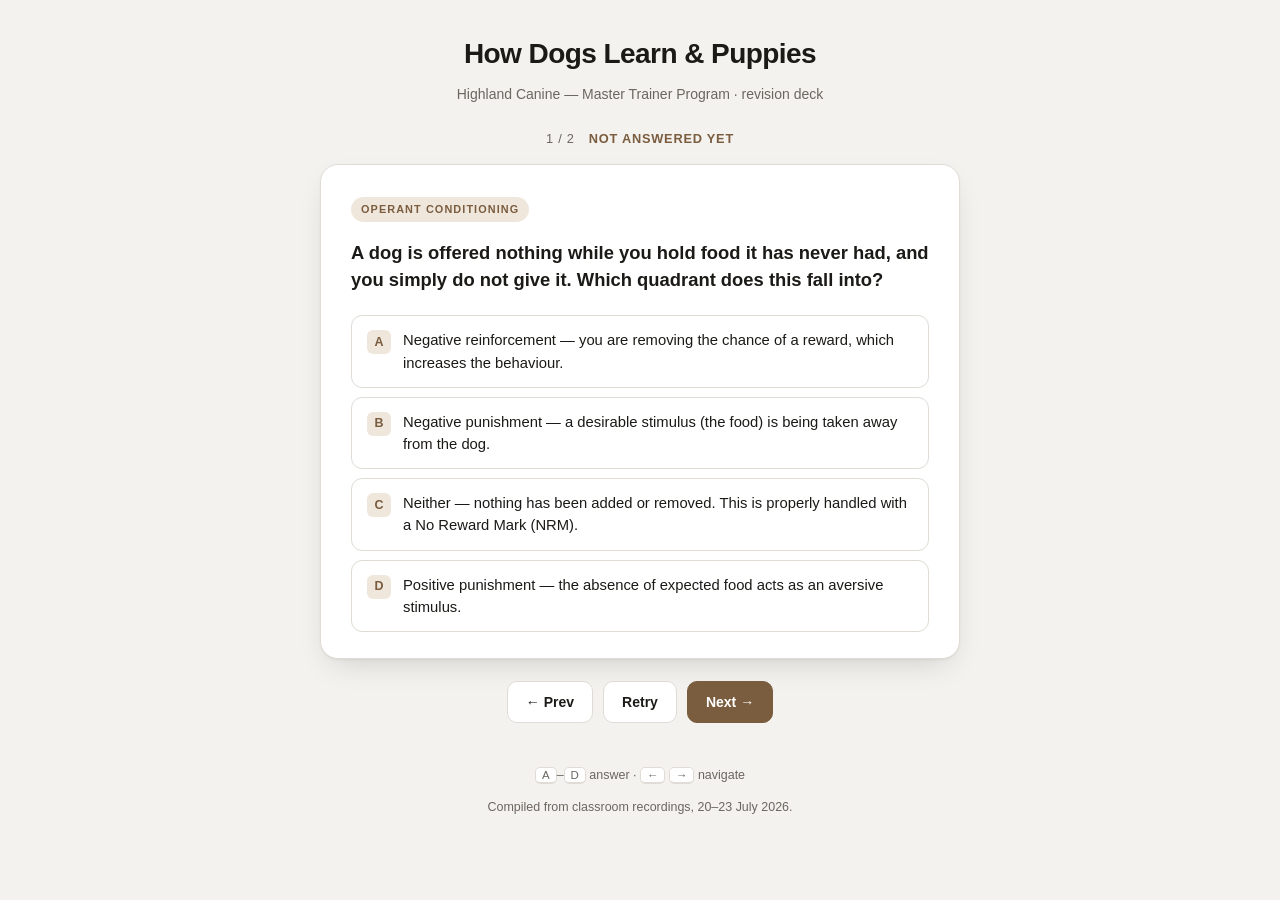
<file: index.html>
<!DOCTYPE html>
<html lang="en">
<head>
<meta charset="utf-8">
<meta name="viewport" content="width=device-width, initial-scale=1">
<title>Highland Canine — Revision Flashcards</title>
<meta name="description" content="Multiple-choice revision flashcards for the Highland Canine Master Trainer Program.">
<style>
  :root {
    --bg: #f4f2ee;
    --surface: #ffffff;
    --ink: #1b1a17;
    --ink-soft: #6b6660;
    --line: #e0dcd5;
    --accent: #7a5c3e;
    --accent-soft: #f0e7dc;
    --ok: #2f7d52;
    --ok-soft: #e4f2e9;
    --no: #b03d3d;
    --no-soft: #f8e7e5;
    --shadow: 0 1px 2px rgba(0,0,0,.05), 0 12px 32px -12px rgba(0,0,0,.18);
  }
  @media (prefers-color-scheme: dark) {
    :root {
      --bg: #16151a;
      --surface: #212027;
      --ink: #f0eee9;
      --ink-soft: #9d978e;
      --line: #33323b;
      --accent: #d0a97c;
      --accent-soft: #2c2831;
      --ok: #6cc48d;
      --ok-soft: #1e3128;
      --no: #e08b86;
      --no-soft: #331f1f;
      --shadow: 0 1px 2px rgba(0,0,0,.3), 0 12px 32px -12px rgba(0,0,0,.6);
    }
  }

  * { box-sizing: border-box; }
  html, body { margin: 0; padding: 0; }
  body {
    background: var(--bg);
    color: var(--ink);
    font: 16px/1.6 ui-sans-serif, -apple-system, "Segoe UI", Roboto, sans-serif;
    min-height: 100vh;
    display: flex;
    flex-direction: column;
    align-items: center;
    padding: 32px 20px 48px;
    -webkit-font-smoothing: antialiased;
  }

  header { text-align: center; margin-bottom: 24px; max-width: 640px; }
  h1 { font-size: clamp(1.35rem, 4vw, 1.75rem); margin: 0 0 6px; letter-spacing: -.02em; font-weight: 650; }
  .sub { color: var(--ink-soft); font-size: .875rem; margin: 0; }

  .meta {
    display: flex; align-items: center; gap: 14px;
    font-size: .8rem; letter-spacing: .06em; text-transform: uppercase;
    color: var(--ink-soft); margin-bottom: 14px; font-variant-numeric: tabular-nums;
  }
  .score { color: var(--accent); font-weight: 600; }

  .card {
    width: min(640px, 100%);
    background: var(--surface);
    border: 1px solid var(--line);
    border-radius: 18px;
    box-shadow: var(--shadow);
    padding: 30px 30px 26px;
  }

  .tag {
    display: inline-block;
    font-size: .68rem; letter-spacing: .1em; text-transform: uppercase;
    color: var(--accent); background: var(--accent-soft);
    padding: 4px 10px; border-radius: 999px; font-weight: 600;
    margin-bottom: 18px;
  }

  .q { font-size: clamp(1rem, 2.4vw, 1.15rem); font-weight: 600; margin: 0 0 22px; line-height: 1.45; }

  /* ---- options ---- */
  .opts { display: flex; flex-direction: column; gap: 9px; }
  .opt {
    display: flex; align-items: flex-start; gap: 12px;
    width: 100%; text-align: left;
    font: inherit; font-size: .925rem; line-height: 1.5;
    color: var(--ink); background: var(--surface);
    border: 1px solid var(--line); border-radius: 11px;
    padding: 13px 15px; cursor: pointer;
    transition: border-color .15s, background .15s, transform .08s;
  }
  .opt:hover:not(:disabled) { border-color: var(--accent); background: var(--accent-soft); }
  .opt:active:not(:disabled) { transform: translateY(1px); }
  .opt:disabled { cursor: default; }

  .letter {
    flex: 0 0 24px; height: 24px;
    display: grid; place-items: center;
    border-radius: 6px;
    background: var(--accent-soft); color: var(--accent);
    font-size: .78rem; font-weight: 700;
    margin-top: 1px;
  }

  .opt.correct { border-color: var(--ok); background: var(--ok-soft); }
  .opt.correct .letter { background: var(--ok); color: var(--surface); }
  .opt.wrong { border-color: var(--no); background: var(--no-soft); }
  .opt.wrong .letter { background: var(--no); color: var(--surface); }
  .opt.muted { opacity: .5; }
  @media (prefers-color-scheme: dark) {
    .opt.correct .letter, .opt.wrong .letter { color: #16151a; }
  }

  .mark { margin-left: auto; font-weight: 700; font-size: .95rem; padding-left: 8px; }
  .opt.correct .mark { color: var(--ok); }
  .opt.wrong .mark { color: var(--no); }

  /* ---- explanation ---- */
  .explain {
    margin-top: 20px; padding-top: 18px;
    border-top: 1px solid var(--line);
    font-size: .9rem;
    display: none;
  }
  .explain.show { display: block; animation: rise .3s ease both; }
  @keyframes rise { from { opacity: 0; transform: translateY(6px); } to { opacity: 1; transform: none; } }
  .verdict { font-weight: 650; margin: 0 0 10px; }
  .verdict.yes { color: var(--ok); }
  .verdict.no { color: var(--no); }
  .explain ul { margin: 0; padding-left: 20px; }
  .explain li { margin-bottom: 8px; }
  .explain li:last-child { margin-bottom: 0; }
  .explain strong { color: var(--accent); }

  /* ---- controls ---- */
  .controls { display: flex; gap: 10px; margin-top: 22px; }
  button.nav {
    font: inherit; font-size: .875rem; font-weight: 550;
    color: var(--ink); background: var(--surface);
    border: 1px solid var(--line); border-radius: 10px;
    padding: 9px 18px; cursor: pointer;
    transition: border-color .15s, transform .08s;
  }
  button.nav:hover { border-color: var(--accent); }
  button.nav:active { transform: translateY(1px); }
  button.nav.primary { background: var(--accent); color: var(--surface); border-color: var(--accent); }
  @media (prefers-color-scheme: dark) { button.nav.primary { color: #16151a; } }

  footer { margin-top: 30px; font-size: .78rem; color: var(--ink-soft); text-align: center; }
  kbd {
    font: inherit; font-size: .72rem;
    background: var(--surface); border: 1px solid var(--line);
    border-bottom-width: 2px; border-radius: 5px; padding: 1px 6px;
  }
  @media (max-width: 480px) {
    .card { padding: 24px 20px 22px; }
    footer .keys { display: none; }
  }
</style>
</head>
<body>

<header>
  <h1>How Dogs Learn &amp; Puppies</h1>
  <p class="sub">Highland Canine — Master Trainer Program · revision deck</p>
</header>

<div class="meta">
  <span><span id="pos">1</span> / <span id="total">2</span></span>
  <span class="score" id="score">0 correct</span>
</div>

<div class="card">
  <span class="tag" id="tag"></span>
  <p class="q" id="question"></p>
  <div class="opts" id="opts"></div>
  <div class="explain" id="explain">
    <p class="verdict" id="verdict"></p>
    <div id="explainBody"></div>
  </div>
</div>

<div class="controls">
  <button class="nav" id="prev">← Prev</button>
  <button class="nav" id="retry">Retry</button>
  <button class="nav primary" id="next">Next →</button>
</div>

<footer>
  <p class="keys"><kbd>A</kbd>–<kbd>D</kbd> answer · <kbd>←</kbd> <kbd>→</kbd> navigate</p>
  <p>Compiled from classroom recordings, 20–23 July 2026.</p>
</footer>

<script>
/* ------------------------------------------------------------------
   To add more questions, append objects to this list. Mark the right
   answer with `correct: true`. That's the only part you need to touch.
   ------------------------------------------------------------------ */
const CARDS = [
  {
    topic: "Operant conditioning",
    q: "A dog is offered nothing while you hold food it has never had, and you simply do not give it. Which quadrant does this fall into?",
    options: [
      { t: "Negative reinforcement — you are removing the chance of a reward, which increases the behaviour." },
      { t: "Negative punishment — a desirable stimulus (the food) is being taken away from the dog." },
      { t: "Neither — nothing has been added or removed. This is properly handled with a No Reward Mark (NRM).", correct: true },
      { t: "Positive punishment — the absence of expected food acts as an aversive stimulus." }
    ],
    explain: `<ul>
        <li><strong>Negative reinforcement</strong> — removing an undesirable stimulus in order to <em>increase</em> a behaviour.</li>
        <li><strong>Negative punishment</strong> — removing a desirable stimulus the dog <em>already has</em>, in order to <em>decrease</em> a behaviour (e.g. taking food away after the dog grabs it).</li>
        <li>Food the dog never had <strong>cannot be removed</strong>, so neither applies. Use a <strong>No Reward Mark (NRM)</strong>: a consistent signal — visual, physical or olfactory — telling the dog no reward is coming.</li>
      </ul>`
  },
  {
    topic: "Training structure",
    q: "Which option correctly lists the four phases of training in order, with the right phase identified as most-rushed and most-neglected?",
    options: [
      { t: "Acquisition → Correction → Proofing → Maintenance. Acquisition is most often rushed; Maintenance is most often neglected.", correct: true },
      { t: "Acquisition → Proofing → Correction → Maintenance. Proofing is most often rushed; Correction is most often neglected." },
      { t: "Teaching → Shaping → Chaining → Proofing. Shaping is most often rushed; Chaining is most often neglected." },
      { t: "Acquisition → Correction → Proofing → Maintenance. Correction is most often rushed; Proofing is most often neglected." }
    ],
    explain: `<ul>
        <li><strong>1. Acquisition (Teaching)</strong> — the dog learns a brand-new behaviour. Should take the longest; <strong>rushing it is the most common trainer mistake</strong>.</li>
        <li><strong>2. Correction</strong> — the behaviour becomes non-optional; consistent consequences make it obligatory.</li>
        <li><strong>3. Proofing</strong> — the behaviour must hold up in distracting, high-stimulation environments (&ldquo;the three-ring circus&rdquo;).</li>
        <li><strong>4. Maintenance</strong> — <strong>the most neglected phase.</strong> Includes teaching the owner/handler to sustain the behaviour. The trainer hasn't finished the job until that knowledge transfers to the humans.</li>
      </ul>`
  }
];

const LETTERS = ["A", "B", "C", "D", "E", "F"];
const $ = id => document.getElementById(id);
const answered = new Array(CARDS.length).fill(null); // stores chosen index
let i = 0;

function render() {
  const c = CARDS[i];
  $('tag').textContent = c.topic;
  $('question').textContent = c.q;
  $('pos').textContent = i + 1;

  const opts = $('opts');
  opts.innerHTML = '';
  c.options.forEach((o, n) => {
    const b = document.createElement('button');
    b.className = 'opt';
    b.innerHTML = `<span class="letter">${LETTERS[n]}</span><span>${o.t}</span>`;
    b.onclick = () => choose(n);
    opts.appendChild(b);
  });

  if (answered[i] !== null) reveal(answered[i]);
  else {
    $('explain').classList.remove('show');
  }
  updateScore();
}

function choose(n) {
  if (answered[i] !== null) return;   // already answered
  answered[i] = n;
  reveal(n);
  updateScore();
}

function reveal(chosen) {
  const c = CARDS[i];
  const buttons = [...$('opts').children];
  buttons.forEach((b, n) => {
    b.disabled = true;
    const isCorrect = !!c.options[n].correct;
    if (isCorrect) {
      b.classList.add('correct');
      b.insertAdjacentHTML('beforeend', '<span class="mark">✓</span>');
    } else if (n === chosen) {
      b.classList.add('wrong');
      b.insertAdjacentHTML('beforeend', '<span class="mark">✕</span>');
    } else {
      b.classList.add('muted');
    }
  });

  const gotIt = !!c.options[chosen].correct;
  const v = $('verdict');
  v.textContent = gotIt ? "Correct" : "Not quite";
  v.className = 'verdict ' + (gotIt ? 'yes' : 'no');
  $('explainBody').innerHTML = c.explain;
  $('explain').classList.add('show');
}

function updateScore() {
  const n = answered.reduce((acc, a, idx) =>
    acc + (a !== null && CARDS[idx].options[a].correct ? 1 : 0), 0);
  const done = answered.filter(a => a !== null).length;
  $('score').textContent = done ? `${n} / ${done} correct` : 'not answered yet';
}

function go(step) { i = (i + step + CARDS.length) % CARDS.length; render(); }

$('total').textContent = CARDS.length;
$('next').onclick = () => go(1);
$('prev').onclick = () => go(-1);
$('retry').onclick = () => { answered[i] = null; render(); };

document.addEventListener('keydown', (e) => {
  const k = e.key.toUpperCase();
  const n = LETTERS.indexOf(k);
  if (n > -1 && n < CARDS[i].options.length) { choose(n); }
  else if (e.key === 'ArrowRight') go(1);
  else if (e.key === 'ArrowLeft') go(-1);
});

render();
</script>

</body>
</html>
</file>
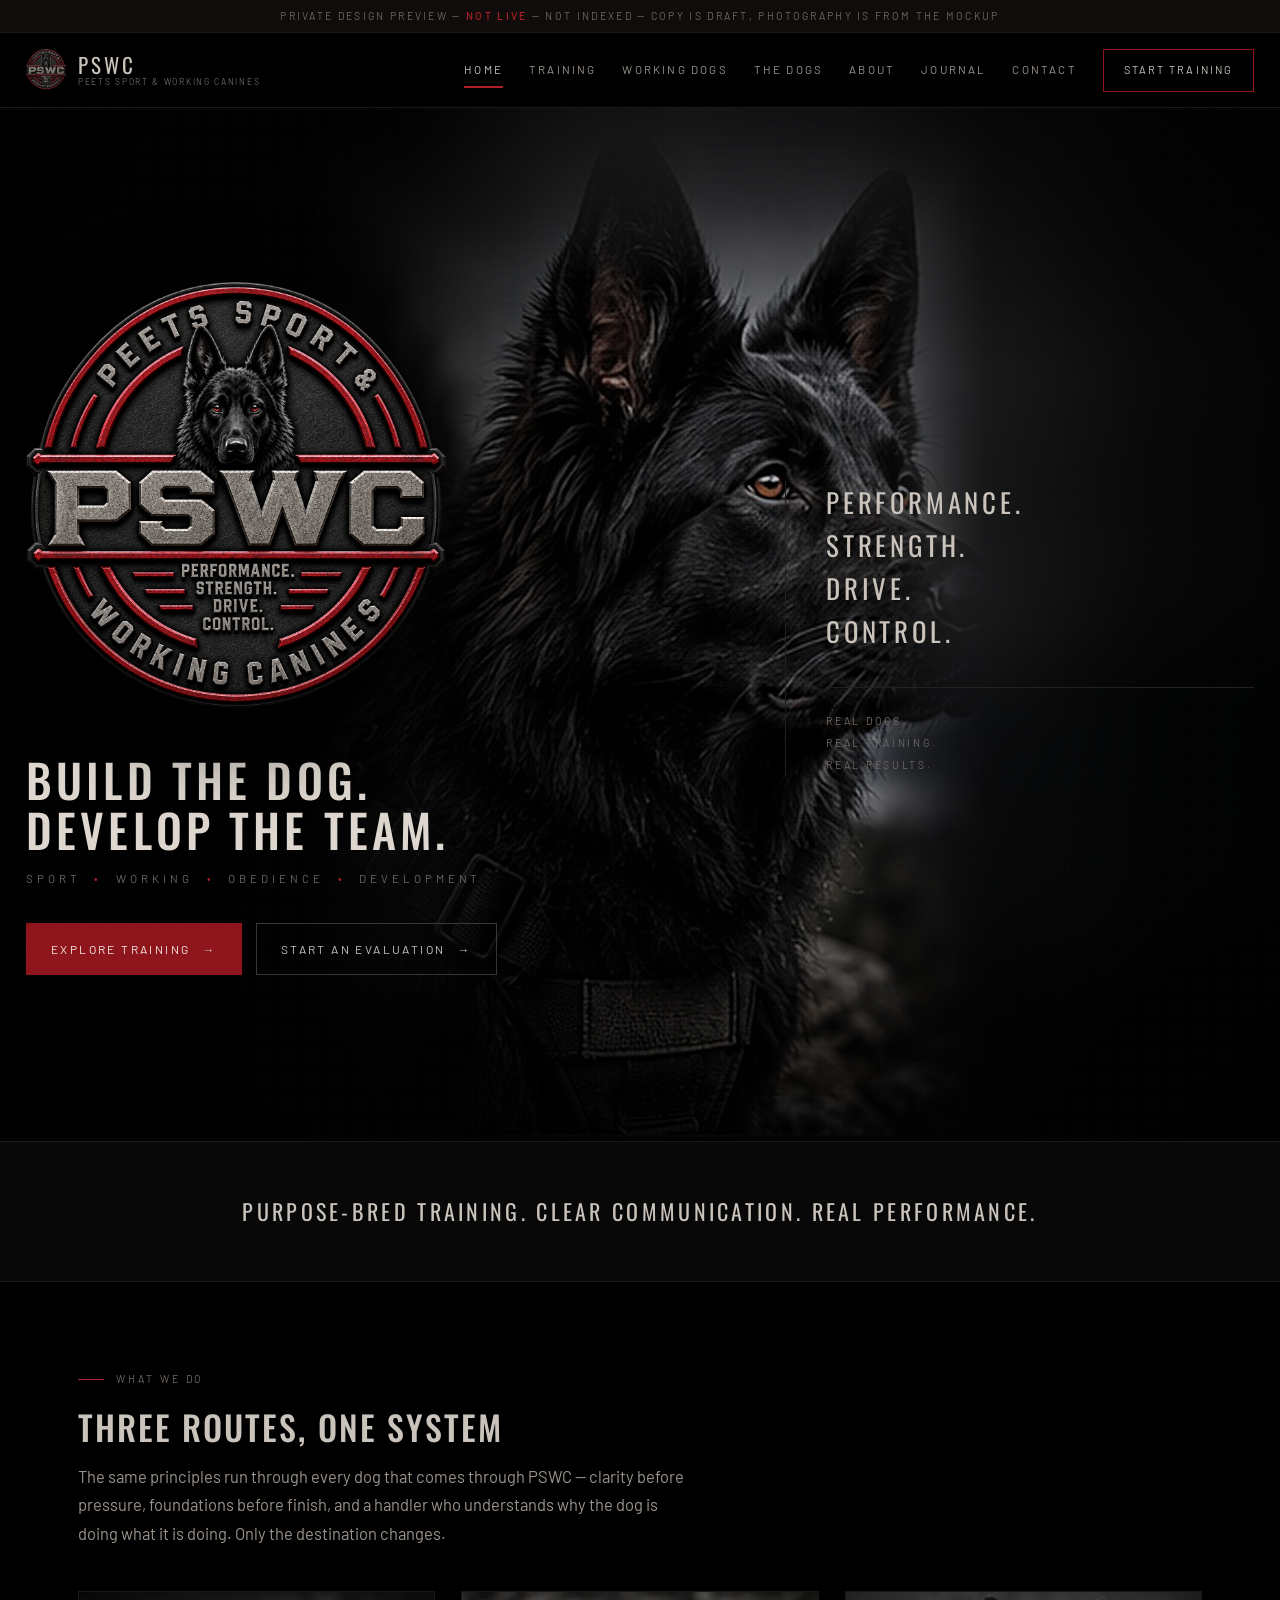
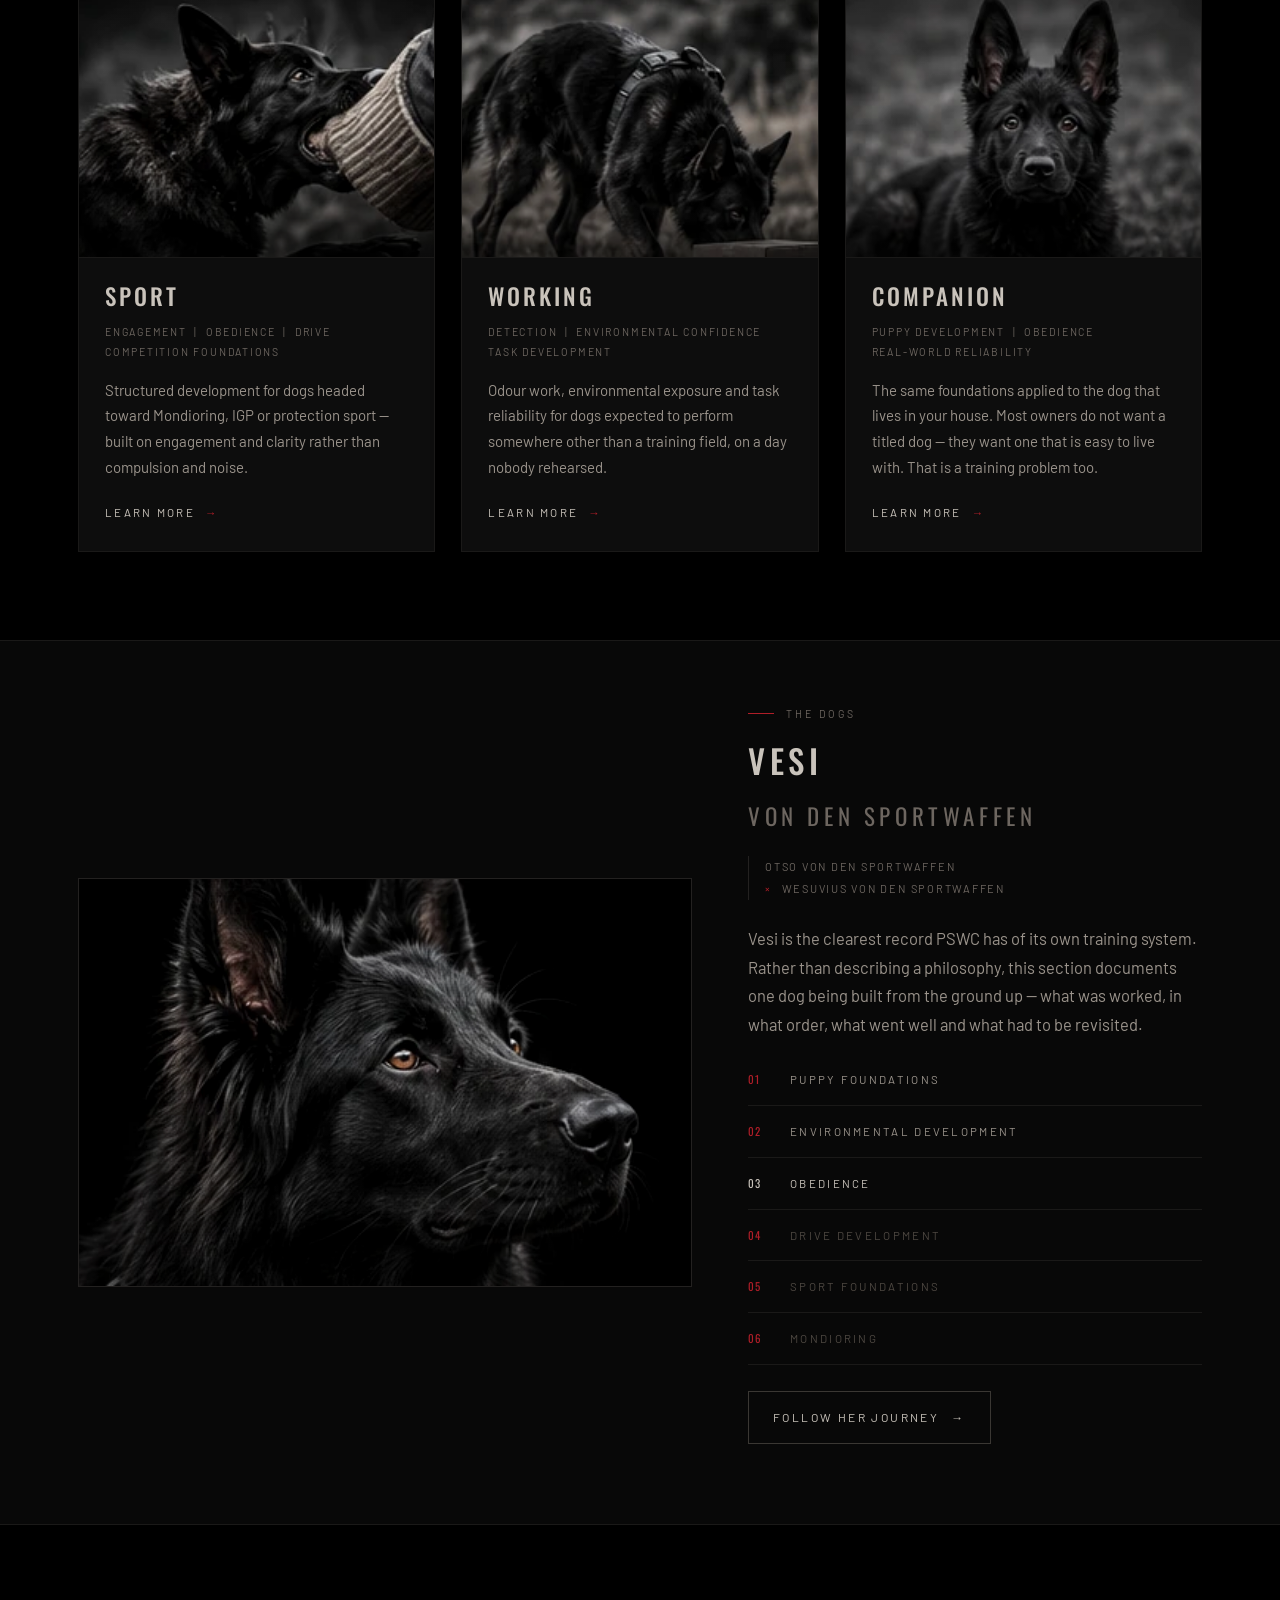
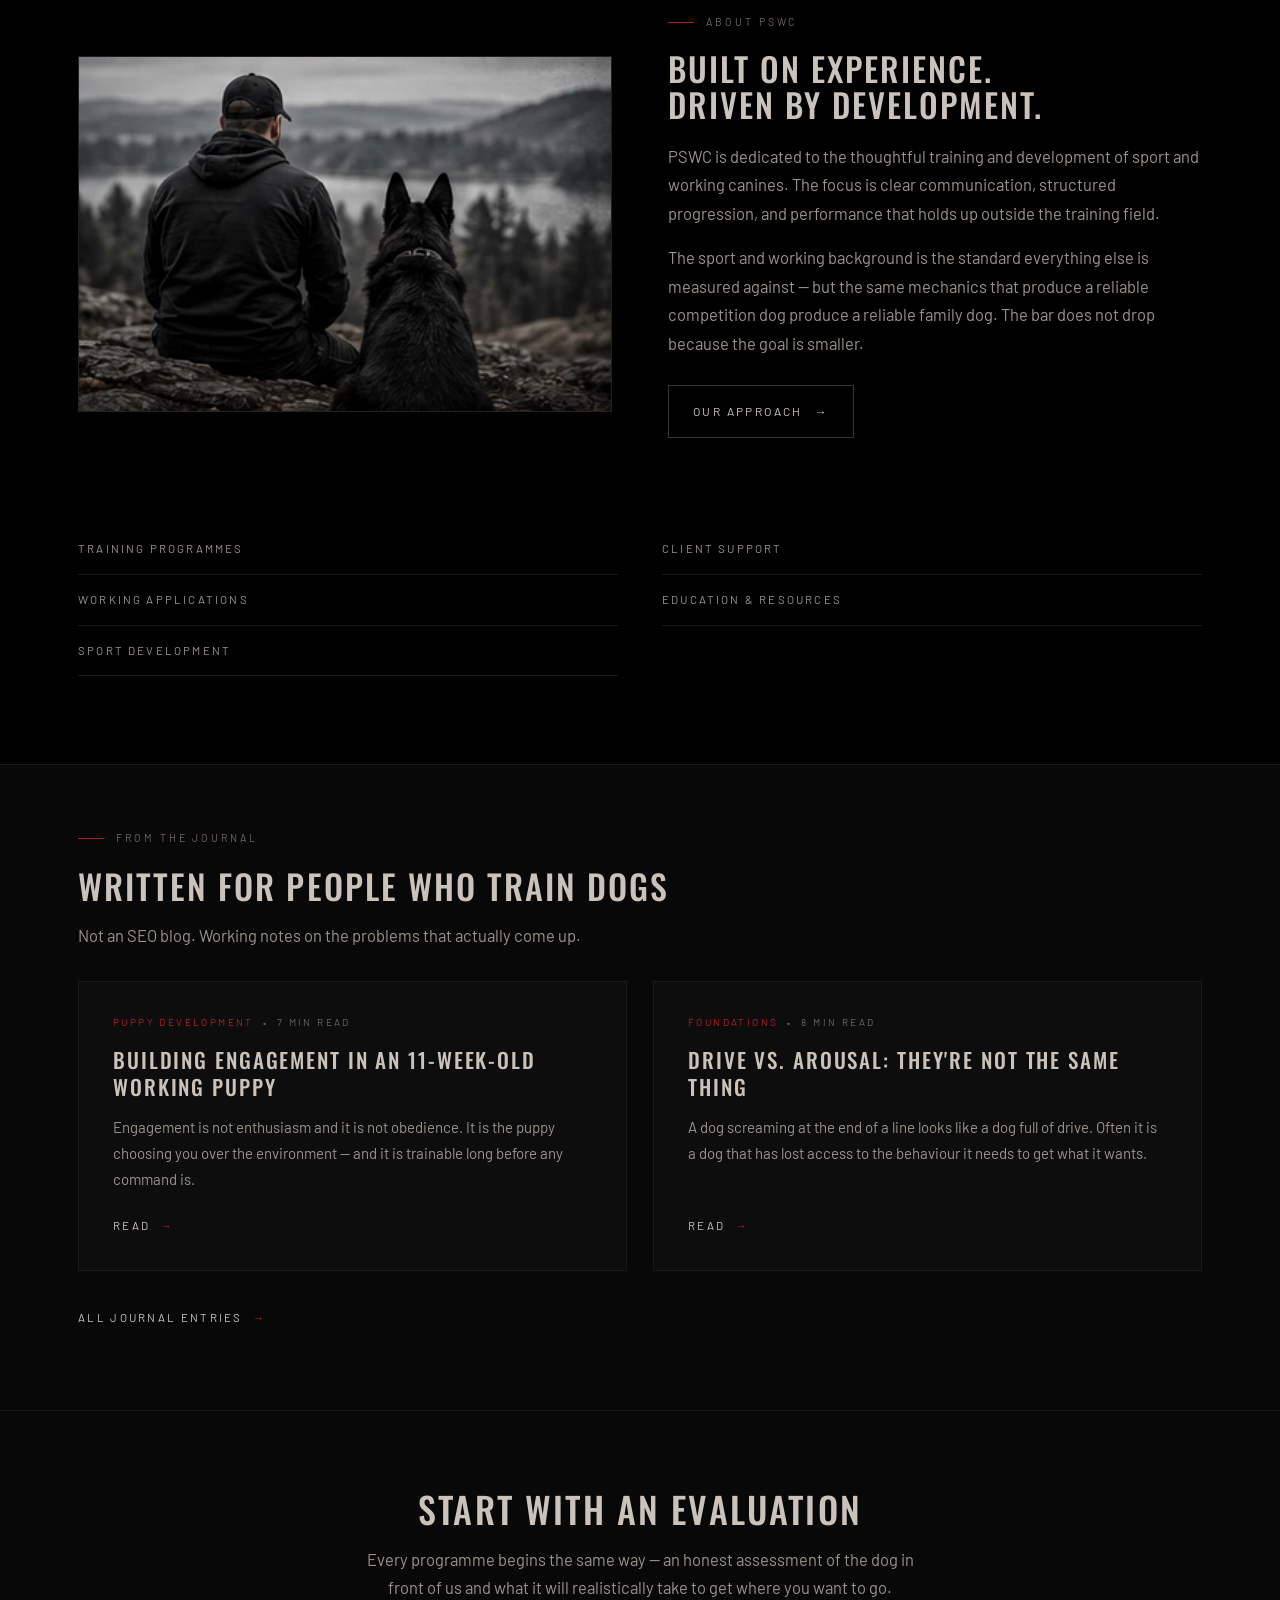
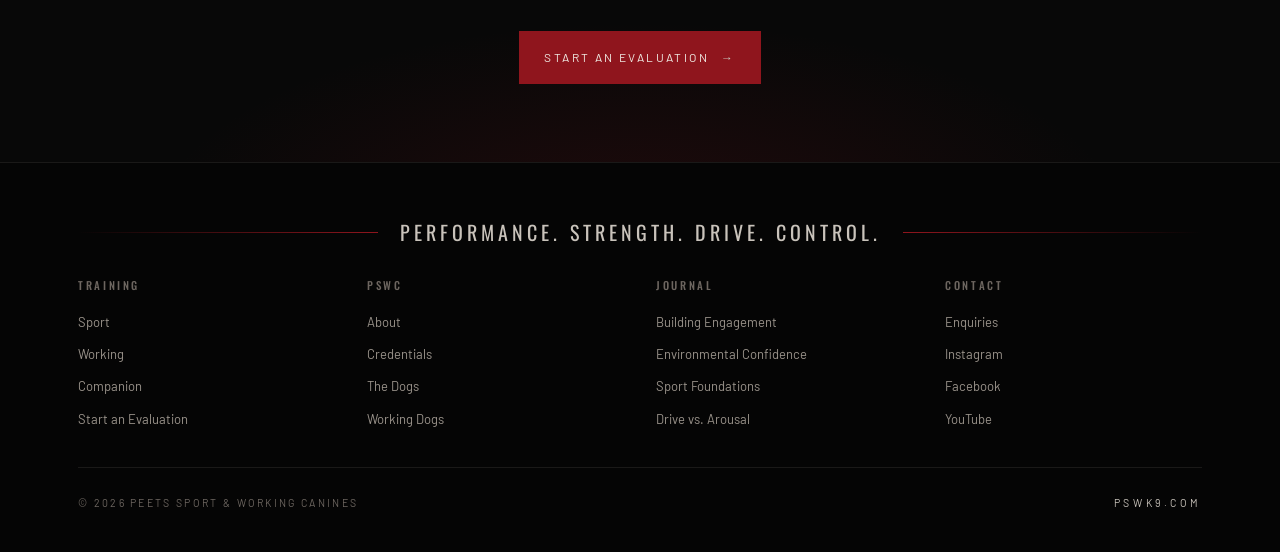
<file: pswc/index.html>
<!doctype html>
<html lang="en">
<head>
<meta charset="utf-8">
<meta name="viewport" content="width=device-width, initial-scale=1">
<title>Home | PSWC — Peets Sport &amp; Working Canines</title>
<meta name="description" content="PSWC — Peets Sport & Working Canines. Sport, working and companion dog training. Performance. Strength. Drive. Control.">

<!-- ==== PRIVATE PREVIEW: keep search engines out ==================== -->
<meta name="robots" content="noindex, nofollow, noarchive, nosnippet, noimageindex, notranslate">
<meta name="googlebot" content="noindex, nofollow, noarchive, nosnippet, noimageindex">
<meta name="bingbot" content="noindex, nofollow, noarchive, nosnippet">
<meta name="slurp" content="noindex, nofollow">
<meta name="duckduckbot" content="noindex, nofollow">
<meta name="baiduspider" content="noindex, nofollow">
<meta name="yandex" content="noindex, nofollow">
<meta name="AdsBot-Google" content="noindex, nofollow">
<meta name="GPTBot" content="noindex, nofollow">
<meta name="CCBot" content="noindex, nofollow">
<meta name="ClaudeBot" content="noindex, nofollow">
<meta name="referrer" content="no-referrer">
<!-- No Open Graph / Twitter cards on purpose: nothing to unfurl in link previews. -->
<!-- ================================================================== -->

<link rel="icon" href="assets/img/favicon.png" type="image/png">
<link rel="preconnect" href="https://fonts.googleapis.com">
<link rel="preconnect" href="https://fonts.gstatic.com" crossorigin>
<link href="https://fonts.googleapis.com/css2?family=Oswald:wght@300;400;500;600&family=Barlow:wght@300;400;500;600&display=swap" rel="stylesheet">
<link rel="stylesheet" href="assets/css/site.css?v=5">
</head>
<body>

<!-- Delete this strip before the site goes live -->
<div class="preview-strip">Private design preview &mdash; <b>not live</b> &mdash; not indexed &mdash; copy is draft, photography is from the mockup</div>

<header class="nav">
  <div class="nav-inner">
    <a class="brand" href="index.html">
      <img src="assets/img/pswc-mark.png" alt="PSWC seal">
      <span class="brand-text">
        <span class="b1">PSWC</span>
        <span class="b2">Peets Sport &amp; Working Canines</span>
      </span>
    </a>
    <button class="nav-toggle" aria-expanded="false" aria-controls="navLinks">Menu</button>
    <nav class="nav-links" id="navLinks">
      <a href="index.html" class="is-active">Home</a>
      <a href="training.html">Training</a>
      <a href="working-dogs.html">Working Dogs</a>
      <a href="the-dogs.html">The Dogs</a>
      <a href="about.html">About</a>
      <a href="journal.html">Journal</a>
      <a href="contact.html">Contact</a>
      <a href="contact.html" class="nav-cta">Start Training</a>
    </nav>
  </div>
</header>

<main>

  <section class="hero has-photo">
    <div class="hero-scrim"></div>
    <div class="hero-inner">
      <div>
        <picture>
          <source srcset="assets/img/pswc-logo.webp" type="image/webp">
          <img class="hero-logo" src="assets/img/pswc-logo.png" alt="Peets Sport &amp; Working Canines">
        </picture>
        <h1>Build the dog.<br>Develop the team.</h1>
        <p class="sub">Sport <span>&bull;</span> Working <span>&bull;</span> Obedience <span>&bull;</span> Development</p>
        <div class="hero-actions">
          <a class="btn btn-primary" href="training.html">Explore Training <span class="arw">&rarr;</span></a>
          <a class="btn btn-ghost" href="contact.html">Start an Evaluation <span class="arw">&rarr;</span></a>
        </div>
      </div>
      <aside class="hero-side">
        <div class="pillars">
          <span>Performance.</span>
          <span>Strength.</span>
          <span>Drive.</span>
          <span>Control.</span>
        </div>
        <div class="kicker">
          Real dogs.<br>Real training.<br>Real results.
        </div>
      </aside>
    </div>
  </section>

  <div class="band">
    <div class="wrap">
      <p>Purpose-bred training. Clear communication. Real performance.</p>
    </div>
  </div>

  <section>
    <div class="wrap">
      <div class="section-head">
        <div class="eyebrow">What we do</div>
        <h2>Three routes, one system</h2>
        <p>The same principles run through every dog that comes through PSWC &mdash; clarity before pressure, foundations before finish, and a handler who understands why the dog is doing what it is doing. Only the destination changes.</p>
      </div>
      <div class="cards">

        <a class="card" href="training.html#sport">
          <div class="shot ratio-4x3"><picture><source srcset="assets/img/card-sport.webp" type="image/webp"><img src="assets/img/card-sport.jpg" alt="Black German Shepherd gripping a training sleeve" loading="lazy" decoding="async"></picture></div>
          <div class="card-body">
            <h3>Sport</h3>
            <div class="tags">Engagement &nbsp;|&nbsp; Obedience &nbsp;|&nbsp; Drive<br>Competition Foundations</div>
            <p>Structured development for dogs headed toward Mondioring, IGP or protection sport &mdash; built on engagement and clarity rather than compulsion and noise.</p>
            <span class="link-more">Learn more <span class="arw">&rarr;</span></span>
          </div>
        </a>

        <a class="card" href="training.html#working">
          <div class="shot ratio-4x3"><picture><source srcset="assets/img/card-working.webp" type="image/webp"><img src="assets/img/card-working.jpg" alt="Black German Shepherd working a detection search on a box" loading="lazy" decoding="async"></picture></div>
          <div class="card-body">
            <h3>Working</h3>
            <div class="tags">Detection &nbsp;|&nbsp; Environmental Confidence<br>Task Development</div>
            <p>Odour work, environmental exposure and task reliability for dogs expected to perform somewhere other than a training field, on a day nobody rehearsed.</p>
            <span class="link-more">Learn more <span class="arw">&rarr;</span></span>
          </div>
        </a>

        <a class="card" href="training.html#companion">
          <div class="shot ratio-4x3"><picture><source srcset="assets/img/card-companion.webp" type="image/webp"><img src="assets/img/card-companion.jpg" alt="Black German Shepherd lying settled in a field" loading="lazy" decoding="async"></picture></div>
          <div class="card-body">
            <h3>Companion</h3>
            <div class="tags">Puppy Development &nbsp;|&nbsp; Obedience<br>Real-World Reliability</div>
            <p>The same foundations applied to the dog that lives in your house. Most owners do not want a titled dog &mdash; they want one that is easy to live with. That is a training problem too.</p>
            <span class="link-more">Learn more <span class="arw">&rarr;</span></span>
          </div>
        </a>

      </div>
    </div>
  </section>

  <section class="tight" style="background:#080808;border-top:1px solid #1a1918;border-bottom:1px solid #1a1918">
    <div class="wrap">
      <div class="split wide-left">
        <div class="shot ratio-3x2"><picture><source srcset="assets/img/vesi-portrait.webp" type="image/webp"><img src="assets/img/vesi-portrait.jpg" alt="Vesi von den Sportwaffen - black-background portrait" loading="lazy" decoding="async"></picture></div>
        <div>
          <div class="eyebrow">The Dogs</div>
          <h2 class="dog-name">Vesi</h2>
          <div class="dog-kennel">von den Sportwaffen</div>
          <div class="pedigree">
            Otso von den Sportwaffen<br>
            <span class="x">&times;</span> Wesuvius von den Sportwaffen
          </div>
          <p>Vesi is the clearest record PSWC has of its own training system. Rather than describing a philosophy, this section documents one dog being built from the ground up &mdash; what was worked, in what order, what went well and what had to be revisited.</p>
          <ul class="steps">
            <li><span class="n">01</span> Puppy Foundations</li>
            <li><span class="n">02</span> Environmental Development</li>
            <li class="is-current"><span class="n">03</span> Obedience</li>
            <li class="is-future"><span class="n">04</span> Drive Development</li>
            <li class="is-future"><span class="n">05</span> Sport Foundations</li>
            <li class="is-future"><span class="n">06</span> Mondioring</li>
          </ul>
          <p style="margin-top:26px"><a class="btn btn-ghost" href="the-dogs.html">Follow her journey <span class="arw">&rarr;</span></a></p>
        </div>
      </div>
    </div>
  </section>

  <section>
    <div class="wrap">
      <div class="split">
        <div class="shot ratio-3x2"><picture><source srcset="assets/img/about-scott.webp" type="image/webp"><img src="assets/img/about-scott.jpg" alt="Handler and black German Shepherd looking out over a lake" loading="lazy" decoding="async"></picture></div>
        <div>
          <div class="eyebrow">About PSWC</div>
          <h2>Built on experience.<br>Driven by development.</h2>
          <p>PSWC is dedicated to the thoughtful training and development of sport and working canines. The focus is clear communication, structured progression, and performance that holds up outside the training field.</p>
          <p>The sport and working background is the standard everything else is measured against &mdash; but the same mechanics that produce a reliable competition dog produce a reliable family dog. The bar does not drop because the goal is smaller.</p>
          <p style="margin-top:28px"><a class="btn btn-ghost" href="about.html">Our approach <span class="arw">&rarr;</span></a></p>
        </div>
        <div style="grid-column:1 / -1">
          <ul class="rules rules-cols">
            <li>Training Programmes</li>
            <li>Working Applications</li>
            <li>Sport Development</li>
            <li>Client Support</li>
            <li>Education &amp; Resources</li>
          </ul>
        </div>
      </div>
    </div>
  </section>

  <section class="tight" style="background:#080808;border-top:1px solid #1a1918">
    <div class="wrap">
      <div class="section-head" style="margin-bottom:32px">
        <div class="eyebrow">From the Journal</div>
        <h2>Written for people who train dogs</h2>
        <p>Not an SEO blog. Working notes on the problems that actually come up.</p>
      </div>
      <div class="posts">
        <a class="post" href="journal-engagement.html">
          <div class="meta"><em>Puppy Development</em> &nbsp;&bull;&nbsp; 7 min read</div>
          <h3>Building Engagement in an 11-Week-Old Working Puppy</h3>
          <p>Engagement is not enthusiasm and it is not obedience. It is the puppy choosing you over the environment &mdash; and it is trainable long before any command is.</p>
          <span class="link-more">Read <span class="arw">&rarr;</span></span>
        </a>
        <a class="post" href="journal-drive-vs-arousal.html">
          <div class="meta"><em>Foundations</em> &nbsp;&bull;&nbsp; 8 min read</div>
          <h3>Drive vs. Arousal: They're Not the Same Thing</h3>
          <p>A dog screaming at the end of a line looks like a dog full of drive. Often it is a dog that has lost access to the behaviour it needs to get what it wants.</p>
          <span class="link-more">Read <span class="arw">&rarr;</span></span>
        </a>
      </div>
      <p style="margin-top:30px"><a class="link-more" href="journal.html">All journal entries <span class="arw">&rarr;</span></a></p>
    </div>
  </section>

  <div class="cta-band">
    <div class="wrap">
      <h2>Start with an evaluation</h2>
      <p>Every programme begins the same way &mdash; an honest assessment of the dog in front of us and what it will realistically take to get where you want to go.</p>
      <a class="btn btn-primary" href="contact.html">Start an Evaluation <span class="arw">&rarr;</span></a>
    </div>
  </div>

</main>

  <footer class="footer">
    <div class="wrap">
      <div class="footer-rule">
        <span></span>
        <p>Performance. Strength. Drive. Control.</p>
        <span></span>
      </div>
      <div class="footer-cols">
        <div>
          <h4>Training</h4>
          <a href="training.html">Sport</a>
          <a href="training.html#working">Working</a>
          <a href="training.html#companion">Companion</a>
          <a href="contact.html">Start an Evaluation</a>
        </div>
        <div>
          <h4>PSWC</h4>
          <a href="about.html">About</a>
          <a href="about.html#credentials">Credentials</a>
          <a href="the-dogs.html">The Dogs</a>
          <a href="working-dogs.html">Working Dogs</a>
        </div>
        <div>
          <h4>Journal</h4>
          <a href="journal-engagement.html">Building Engagement</a>
          <a href="journal-environmental-confidence.html">Environmental Confidence</a>
          <a href="journal-sport-foundations.html">Sport Foundations</a>
          <a href="journal-drive-vs-arousal.html">Drive vs. Arousal</a>
        </div>
        <div>
          <h4>Contact</h4>
          <a href="contact.html">Enquiries</a>
          <a href="#" data-slot="instagram">Instagram</a>
          <a href="#" data-slot="facebook">Facebook</a>
          <a href="#" data-slot="youtube">YouTube</a>
        </div>
      </div>
      <div class="footer-base">
        <div>&copy; 2026 Peets Sport &amp; Working Canines</div>
        <div class="dom">PSWK9.COM</div>
      </div>
    </div>
  </footer>

  <script>
    document.querySelector('.nav-toggle').addEventListener('click', function () {
      var links = document.getElementById('navLinks');
      var open = links.classList.toggle('is-open');
      this.setAttribute('aria-expanded', open ? 'true' : 'false');
    });
  </script>

</body>
</html>
</file>
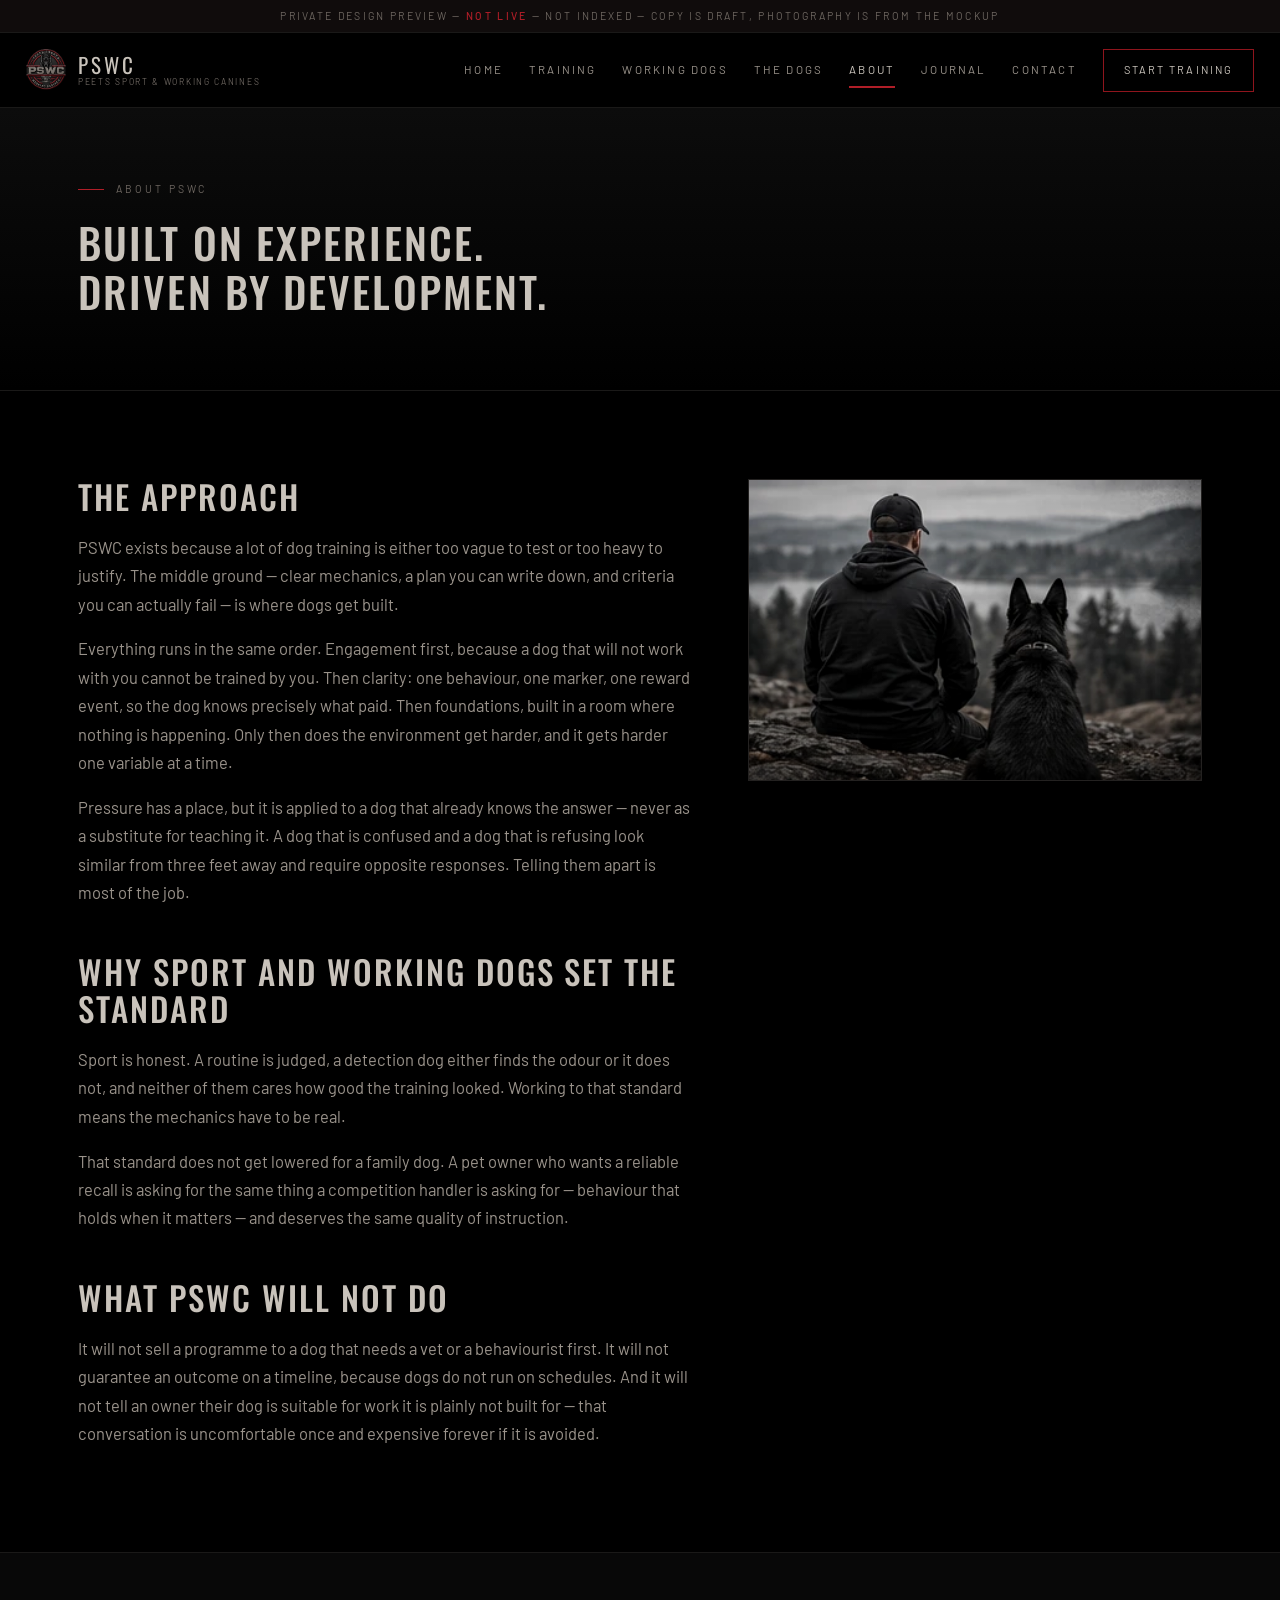
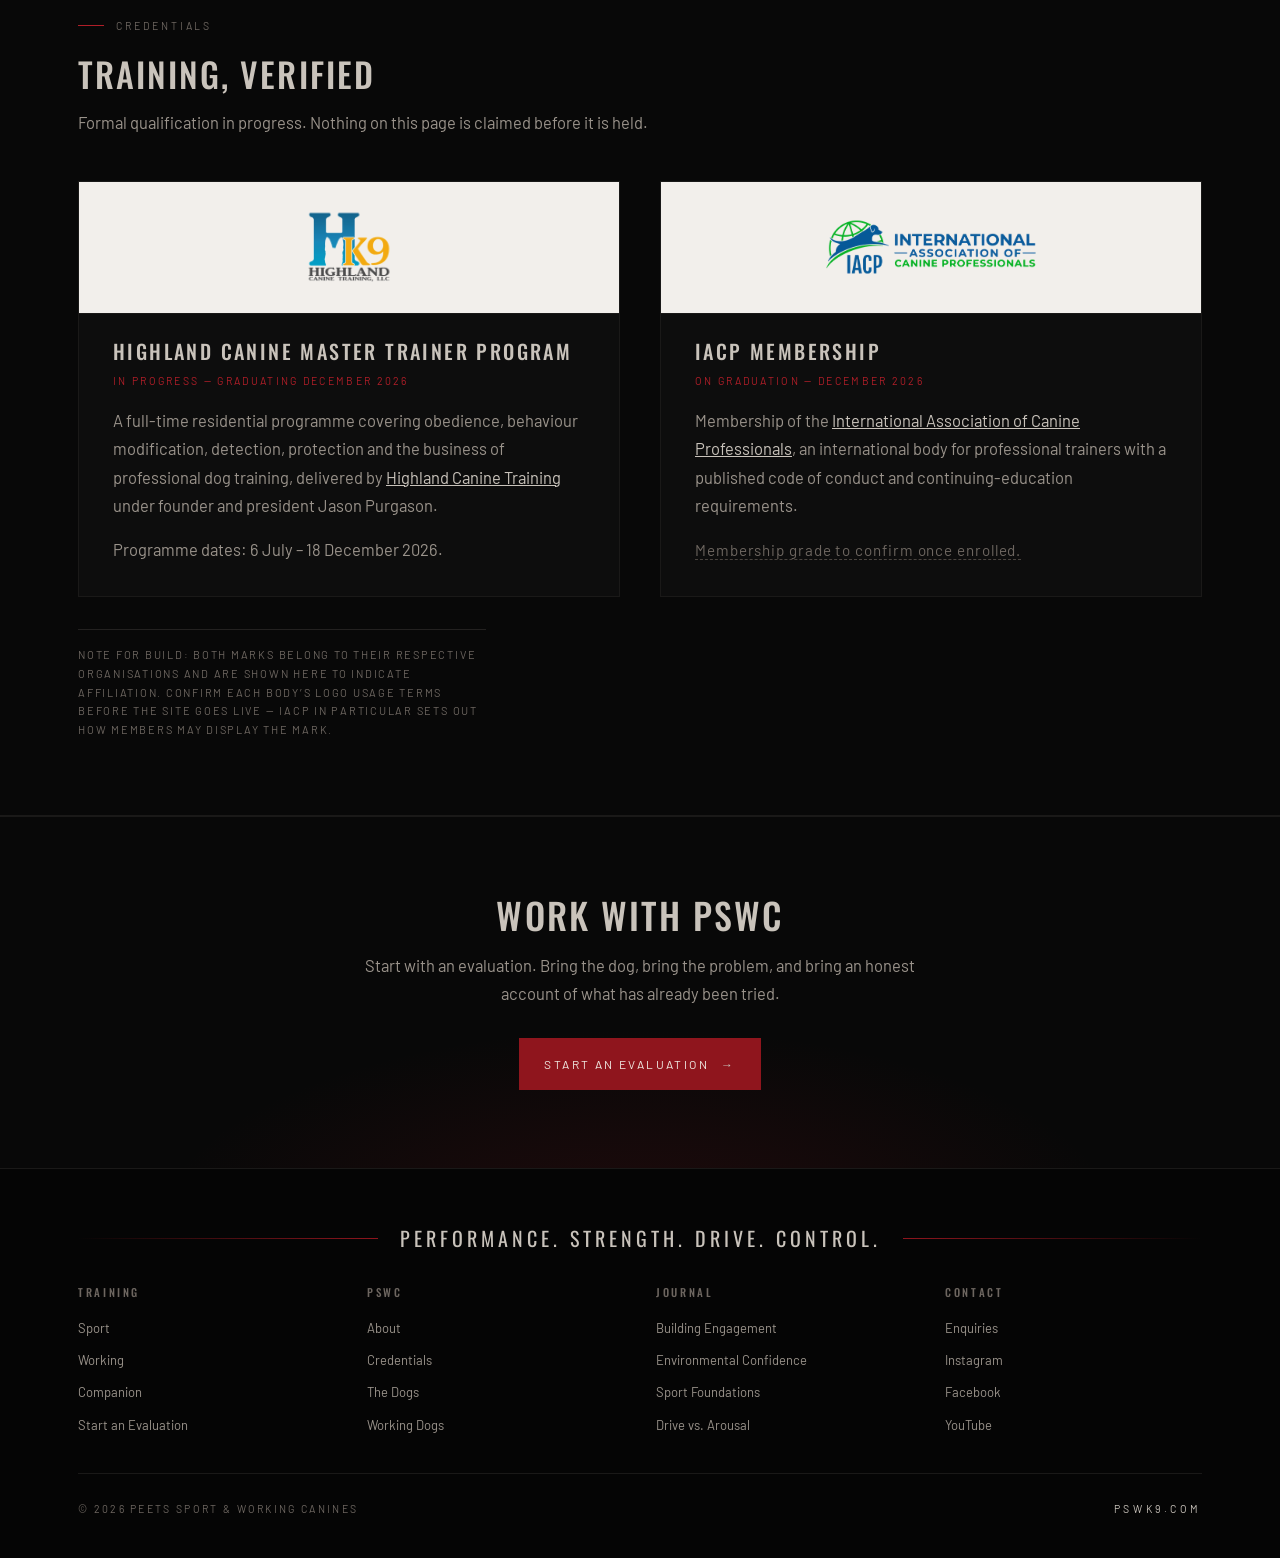
<file: pswc/about.html>
<!doctype html>
<html lang="en">
<head>
<meta charset="utf-8">
<meta name="viewport" content="width=device-width, initial-scale=1">
<title>About | PSWC — Peets Sport &amp; Working Canines</title>
<meta name="description" content="The PSWC approach, standards and credentials.">

<!-- ==== PRIVATE PREVIEW: keep search engines out ==================== -->
<meta name="robots" content="noindex, nofollow, noarchive, nosnippet, noimageindex, notranslate">
<meta name="googlebot" content="noindex, nofollow, noarchive, nosnippet, noimageindex">
<meta name="bingbot" content="noindex, nofollow, noarchive, nosnippet">
<meta name="slurp" content="noindex, nofollow">
<meta name="duckduckbot" content="noindex, nofollow">
<meta name="baiduspider" content="noindex, nofollow">
<meta name="yandex" content="noindex, nofollow">
<meta name="AdsBot-Google" content="noindex, nofollow">
<meta name="GPTBot" content="noindex, nofollow">
<meta name="CCBot" content="noindex, nofollow">
<meta name="ClaudeBot" content="noindex, nofollow">
<meta name="referrer" content="no-referrer">
<!-- No Open Graph / Twitter cards on purpose: nothing to unfurl in link previews. -->
<!-- ================================================================== -->

<link rel="icon" href="assets/img/favicon.png" type="image/png">
<link rel="preconnect" href="https://fonts.googleapis.com">
<link rel="preconnect" href="https://fonts.gstatic.com" crossorigin>
<link href="https://fonts.googleapis.com/css2?family=Oswald:wght@300;400;500;600&family=Barlow:wght@300;400;500;600&display=swap" rel="stylesheet">
<link rel="stylesheet" href="assets/css/site.css?v=5">
</head>
<body>

<!-- Delete this strip before the site goes live -->
<div class="preview-strip">Private design preview &mdash; <b>not live</b> &mdash; not indexed &mdash; copy is draft, photography is from the mockup</div>

<header class="nav">
  <div class="nav-inner">
    <a class="brand" href="index.html">
      <img src="assets/img/pswc-mark.png" alt="PSWC seal">
      <span class="brand-text">
        <span class="b1">PSWC</span>
        <span class="b2">Peets Sport &amp; Working Canines</span>
      </span>
    </a>
    <button class="nav-toggle" aria-expanded="false" aria-controls="navLinks">Menu</button>
    <nav class="nav-links" id="navLinks">
      <a href="index.html">Home</a>
      <a href="training.html">Training</a>
      <a href="working-dogs.html">Working Dogs</a>
      <a href="the-dogs.html">The Dogs</a>
      <a href="about.html" class="is-active">About</a>
      <a href="journal.html">Journal</a>
      <a href="contact.html">Contact</a>
      <a href="contact.html" class="nav-cta">Start Training</a>
    </nav>
  </div>
</header>

<main>

  <section class="article-head">
    <div class="wrap">
      <div class="eyebrow">About PSWC</div>
      <h1>Built on experience.<br>Driven by development.</h1>
    </div>
  </section>

  <section>
    <div class="wrap">
      <div class="split wide-left" style="align-items:start">
        <div>
          <h2>The approach</h2>
          <p>PSWC exists because a lot of dog training is either too vague to test or too heavy to justify. The middle ground &mdash; clear mechanics, a plan you can write down, and criteria you can actually fail &mdash; is where dogs get built.</p>
          <p>Everything runs in the same order. Engagement first, because a dog that will not work with you cannot be trained by you. Then clarity: one behaviour, one marker, one reward event, so the dog knows precisely what paid. Then foundations, built in a room where nothing is happening. Only then does the environment get harder, and it gets harder one variable at a time.</p>
          <p>Pressure has a place, but it is applied to a dog that already knows the answer &mdash; never as a substitute for teaching it. A dog that is confused and a dog that is refusing look similar from three feet away and require opposite responses. Telling them apart is most of the job.</p>

          <h2 style="margin-top:48px">Why sport and working dogs set the standard</h2>
          <p>Sport is honest. A routine is judged, a detection dog either finds the odour or it does not, and neither of them cares how good the training looked. Working to that standard means the mechanics have to be real.</p>
          <p>That standard does not get lowered for a family dog. A pet owner who wants a reliable recall is asking for the same thing a competition handler is asking for &mdash; behaviour that holds when it matters &mdash; and deserves the same quality of instruction.</p>

          <h2 style="margin-top:48px">What PSWC will not do</h2>
          <p>It will not sell a programme to a dog that needs a vet or a behaviourist first. It will not guarantee an outcome on a timeline, because dogs do not run on schedules. And it will not tell an owner their dog is suitable for work it is plainly not built for &mdash; that conversation is uncomfortable once and expensive forever if it is avoided.</p>
        </div>
        <div class="shot ratio-3x2"><picture><source srcset="assets/img/about-scott.webp" type="image/webp"><img src="assets/img/about-scott.jpg" alt="Scott and his black German Shepherd overlooking a lake" loading="lazy" decoding="async"></picture></div>
      </div>
    </div>
  </section>

  <section class="tight" id="credentials" style="background:#080808;border-top:1px solid #1a1918;border-bottom:1px solid #1a1918">
    <div class="wrap">
      <div class="section-head">
        <div class="eyebrow">Credentials</div>
        <h2>Training, verified</h2>
        <p>Formal qualification in progress. Nothing on this page is claimed before it is held.</p>
      </div>

      <div class="split" style="align-items:start;gap:40px">
        <article style="border:1px solid #1a1918;background:#0d0d0d;padding:32px 34px">
          <div class="cred-logo">
            <picture>
              <source srcset="assets/img/logo-highland.webp" type="image/webp">
              <img src="assets/img/logo-highland.png" alt="Highland Canine Training" loading="lazy" decoding="async">
            </picture>
          </div>
          <h3 style="font-size:20px;letter-spacing:.12em;margin-bottom:10px">Highland Canine Master Trainer Program</h3>
          <div class="who" style="font-size:10.5px;letter-spacing:.22em;text-transform:uppercase;color:#b01e28;margin-bottom:16px">In progress &mdash; graduating December 2026</div>
          <p style="margin:0 0 16px">A full-time residential programme covering obedience, behaviour modification, detection, protection and the business of professional dog training, delivered by
            <a href="https://highlandcanine.com/" rel="noopener nofollow" style="color:#c9c3bb">Highland Canine Training</a>
            under founder and president Jason Purgason.</p>
          <p style="margin:0">Programme dates: 6 July &ndash; 18 December 2026.</p>
        </article>

        <article style="border:1px solid #1a1918;background:#0d0d0d;padding:32px 34px">
          <div class="cred-logo">
            <picture>
              <source srcset="assets/img/logo-iacp.webp" type="image/webp">
              <img src="assets/img/logo-iacp.png" alt="International Association of Canine Professionals" loading="lazy" decoding="async">
            </picture>
          </div>
          <h3 style="font-size:20px;letter-spacing:.12em;margin-bottom:10px">IACP Membership</h3>
          <div class="who" style="font-size:10.5px;letter-spacing:.22em;text-transform:uppercase;color:#b01e28;margin-bottom:16px">On graduation &mdash; December 2026</div>
          <p style="margin:0 0 16px">Membership of the
            <a href="https://iacpdogs.org/" rel="noopener nofollow" style="color:#c9c3bb">International Association of Canine Professionals</a>,
            an international body for professional trainers with a published code of conduct and continuing-education requirements.</p>
          <p style="margin:0"><span class="tbc">Membership grade to confirm once enrolled.</span></p>
        </article>
      </div>

      <p class="prog-note" style="margin-top:32px;max-width:68ch">
        Note for build: both marks belong to their respective organisations and are shown here to indicate affiliation. Confirm each body&rsquo;s logo usage terms before the site goes live &mdash; IACP in particular sets out how members may display the mark.
      </p>
    </div>
  </section>

  <div class="cta-band">
    <div class="wrap">
      <h2>Work with PSWC</h2>
      <p>Start with an evaluation. Bring the dog, bring the problem, and bring an honest account of what has already been tried.</p>
      <a class="btn btn-primary" href="contact.html">Start an Evaluation <span class="arw">&rarr;</span></a>
    </div>
  </div>

</main>

  <footer class="footer">
    <div class="wrap">
      <div class="footer-rule">
        <span></span>
        <p>Performance. Strength. Drive. Control.</p>
        <span></span>
      </div>
      <div class="footer-cols">
        <div>
          <h4>Training</h4>
          <a href="training.html">Sport</a>
          <a href="training.html#working">Working</a>
          <a href="training.html#companion">Companion</a>
          <a href="contact.html">Start an Evaluation</a>
        </div>
        <div>
          <h4>PSWC</h4>
          <a href="about.html">About</a>
          <a href="about.html#credentials">Credentials</a>
          <a href="the-dogs.html">The Dogs</a>
          <a href="working-dogs.html">Working Dogs</a>
        </div>
        <div>
          <h4>Journal</h4>
          <a href="journal-engagement.html">Building Engagement</a>
          <a href="journal-environmental-confidence.html">Environmental Confidence</a>
          <a href="journal-sport-foundations.html">Sport Foundations</a>
          <a href="journal-drive-vs-arousal.html">Drive vs. Arousal</a>
        </div>
        <div>
          <h4>Contact</h4>
          <a href="contact.html">Enquiries</a>
          <a href="#" data-slot="instagram">Instagram</a>
          <a href="#" data-slot="facebook">Facebook</a>
          <a href="#" data-slot="youtube">YouTube</a>
        </div>
      </div>
      <div class="footer-base">
        <div>&copy; 2026 Peets Sport &amp; Working Canines</div>
        <div class="dom">PSWK9.COM</div>
      </div>
    </div>
  </footer>

  <script>
    document.querySelector('.nav-toggle').addEventListener('click', function () {
      var links = document.getElementById('navLinks');
      var open = links.classList.toggle('is-open');
      this.setAttribute('aria-expanded', open ? 'true' : 'false');
    });
  </script>

</body>
</html>
</file>
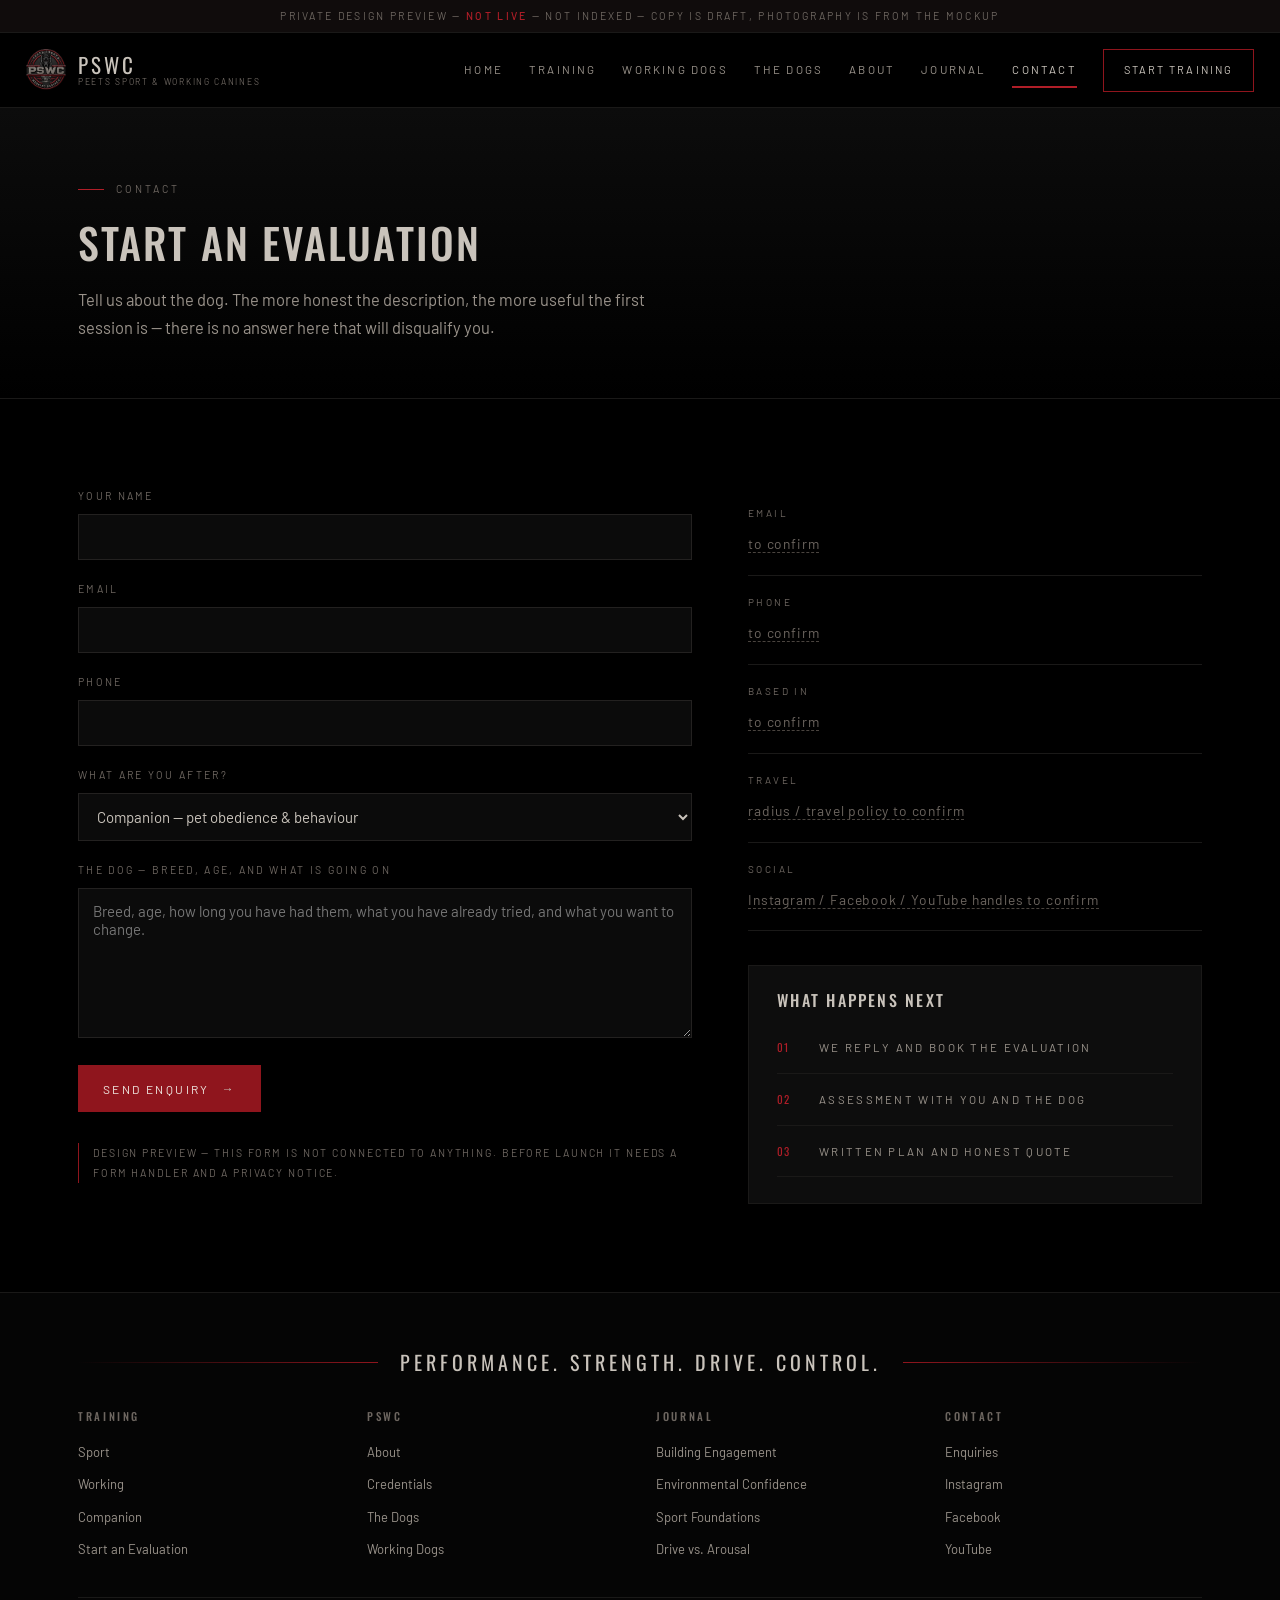
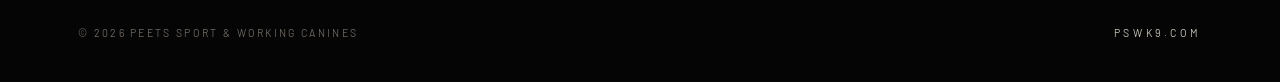
<file: pswc/contact.html>
<!doctype html>
<html lang="en">
<head>
<meta charset="utf-8">
<meta name="viewport" content="width=device-width, initial-scale=1">
<title>Contact | PSWC — Peets Sport &amp; Working Canines</title>
<meta name="description" content="Start an evaluation with PSWC.">

<!-- ==== PRIVATE PREVIEW: keep search engines out ==================== -->
<meta name="robots" content="noindex, nofollow, noarchive, nosnippet, noimageindex, notranslate">
<meta name="googlebot" content="noindex, nofollow, noarchive, nosnippet, noimageindex">
<meta name="bingbot" content="noindex, nofollow, noarchive, nosnippet">
<meta name="slurp" content="noindex, nofollow">
<meta name="duckduckbot" content="noindex, nofollow">
<meta name="baiduspider" content="noindex, nofollow">
<meta name="yandex" content="noindex, nofollow">
<meta name="AdsBot-Google" content="noindex, nofollow">
<meta name="GPTBot" content="noindex, nofollow">
<meta name="CCBot" content="noindex, nofollow">
<meta name="ClaudeBot" content="noindex, nofollow">
<meta name="referrer" content="no-referrer">
<!-- No Open Graph / Twitter cards on purpose: nothing to unfurl in link previews. -->
<!-- ================================================================== -->

<link rel="icon" href="assets/img/favicon.png" type="image/png">
<link rel="preconnect" href="https://fonts.googleapis.com">
<link rel="preconnect" href="https://fonts.gstatic.com" crossorigin>
<link href="https://fonts.googleapis.com/css2?family=Oswald:wght@300;400;500;600&family=Barlow:wght@300;400;500;600&display=swap" rel="stylesheet">
<link rel="stylesheet" href="assets/css/site.css?v=5">
</head>
<body>

<!-- Delete this strip before the site goes live -->
<div class="preview-strip">Private design preview &mdash; <b>not live</b> &mdash; not indexed &mdash; copy is draft, photography is from the mockup</div>

<header class="nav">
  <div class="nav-inner">
    <a class="brand" href="index.html">
      <img src="assets/img/pswc-mark.png" alt="PSWC seal">
      <span class="brand-text">
        <span class="b1">PSWC</span>
        <span class="b2">Peets Sport &amp; Working Canines</span>
      </span>
    </a>
    <button class="nav-toggle" aria-expanded="false" aria-controls="navLinks">Menu</button>
    <nav class="nav-links" id="navLinks">
      <a href="index.html">Home</a>
      <a href="training.html">Training</a>
      <a href="working-dogs.html">Working Dogs</a>
      <a href="the-dogs.html">The Dogs</a>
      <a href="about.html">About</a>
      <a href="journal.html">Journal</a>
      <a href="contact.html" class="is-active">Contact</a>
      <a href="contact.html" class="nav-cta">Start Training</a>
    </nav>
  </div>
</header>

<main>

  <section class="article-head">
    <div class="wrap">
      <div class="eyebrow">Contact</div>
      <h1>Start an evaluation</h1>
      <p style="max-width:68ch;margin:18px 0 0">Tell us about the dog. The more honest the description, the more useful the first session is &mdash; there is no answer here that will disqualify you.</p>
    </div>
  </section>

  <section>
    <div class="wrap">
      <div class="split wide-left" style="align-items:start">
        <div>
          <form class="form" onsubmit="event.preventDefault();alert('Design preview \u2014 this form is not connected yet.');">
            <div class="field">
              <label for="name">Your name</label>
              <input id="name" name="name" type="text" autocomplete="name">
            </div>
            <div class="field">
              <label for="email">Email</label>
              <input id="email" name="email" type="email" autocomplete="email">
            </div>
            <div class="field">
              <label for="phone">Phone</label>
              <input id="phone" name="phone" type="tel" autocomplete="tel">
            </div>
            <div class="field">
              <label for="route">What are you after?</label>
              <select id="route" name="route">
                <option>Companion &mdash; pet obedience &amp; behaviour</option>
                <option>Sport &mdash; Mondioring / IGP / protection</option>
                <option>Working &mdash; detection or task work</option>
                <option>Puppy development</option>
                <option>Not sure yet</option>
              </select>
            </div>
            <div class="field">
              <label for="dog">The dog &mdash; breed, age, and what is going on</label>
              <textarea id="dog" name="dog" placeholder="Breed, age, how long you have had them, what you have already tried, and what you want to change."></textarea>
            </div>
            <div>
              <button class="btn btn-primary" type="submit">Send enquiry <span class="arw">&rarr;</span></button>
            </div>
            <p class="form-note">Design preview &mdash; this form is not connected to anything. Before launch it needs a form handler and a privacy notice.</p>
          </form>
        </div>

        <div>
          <ul class="contact-facts">
            <li>
              <span class="k">Email</span>
              <span class="v"><span class="tbc">to confirm</span></span>
            </li>
            <li>
              <span class="k">Phone</span>
              <span class="v"><span class="tbc">to confirm</span></span>
            </li>
            <li>
              <span class="k">Based in</span>
              <span class="v"><span class="tbc">to confirm</span></span>
            </li>
            <li>
              <span class="k">Travel</span>
              <span class="v"><span class="tbc">radius / travel policy to confirm</span></span>
            </li>
            <li>
              <span class="k">Social</span>
              <span class="v"><span class="tbc">Instagram / Facebook / YouTube handles to confirm</span></span>
            </li>
          </ul>

          <div style="margin-top:34px;border:1px solid #1a1918;background:#0d0d0d;padding:26px 28px">
            <h3 style="font-size:16px;letter-spacing:.14em;margin-bottom:12px">What happens next</h3>
            <ul class="steps" style="margin-top:4px">
              <li><span class="n">01</span> We reply and book the evaluation</li>
              <li><span class="n">02</span> Assessment with you and the dog</li>
              <li><span class="n">03</span> Written plan and honest quote</li>
            </ul>
          </div>
        </div>
      </div>
    </div>
  </section>

</main>

  <footer class="footer">
    <div class="wrap">
      <div class="footer-rule">
        <span></span>
        <p>Performance. Strength. Drive. Control.</p>
        <span></span>
      </div>
      <div class="footer-cols">
        <div>
          <h4>Training</h4>
          <a href="training.html">Sport</a>
          <a href="training.html#working">Working</a>
          <a href="training.html#companion">Companion</a>
          <a href="contact.html">Start an Evaluation</a>
        </div>
        <div>
          <h4>PSWC</h4>
          <a href="about.html">About</a>
          <a href="about.html#credentials">Credentials</a>
          <a href="the-dogs.html">The Dogs</a>
          <a href="working-dogs.html">Working Dogs</a>
        </div>
        <div>
          <h4>Journal</h4>
          <a href="journal-engagement.html">Building Engagement</a>
          <a href="journal-environmental-confidence.html">Environmental Confidence</a>
          <a href="journal-sport-foundations.html">Sport Foundations</a>
          <a href="journal-drive-vs-arousal.html">Drive vs. Arousal</a>
        </div>
        <div>
          <h4>Contact</h4>
          <a href="contact.html">Enquiries</a>
          <a href="#" data-slot="instagram">Instagram</a>
          <a href="#" data-slot="facebook">Facebook</a>
          <a href="#" data-slot="youtube">YouTube</a>
        </div>
      </div>
      <div class="footer-base">
        <div>&copy; 2026 Peets Sport &amp; Working Canines</div>
        <div class="dom">PSWK9.COM</div>
      </div>
    </div>
  </footer>

  <script>
    document.querySelector('.nav-toggle').addEventListener('click', function () {
      var links = document.getElementById('navLinks');
      var open = links.classList.toggle('is-open');
      this.setAttribute('aria-expanded', open ? 'true' : 'false');
    });
  </script>

</body>
</html>
</file>
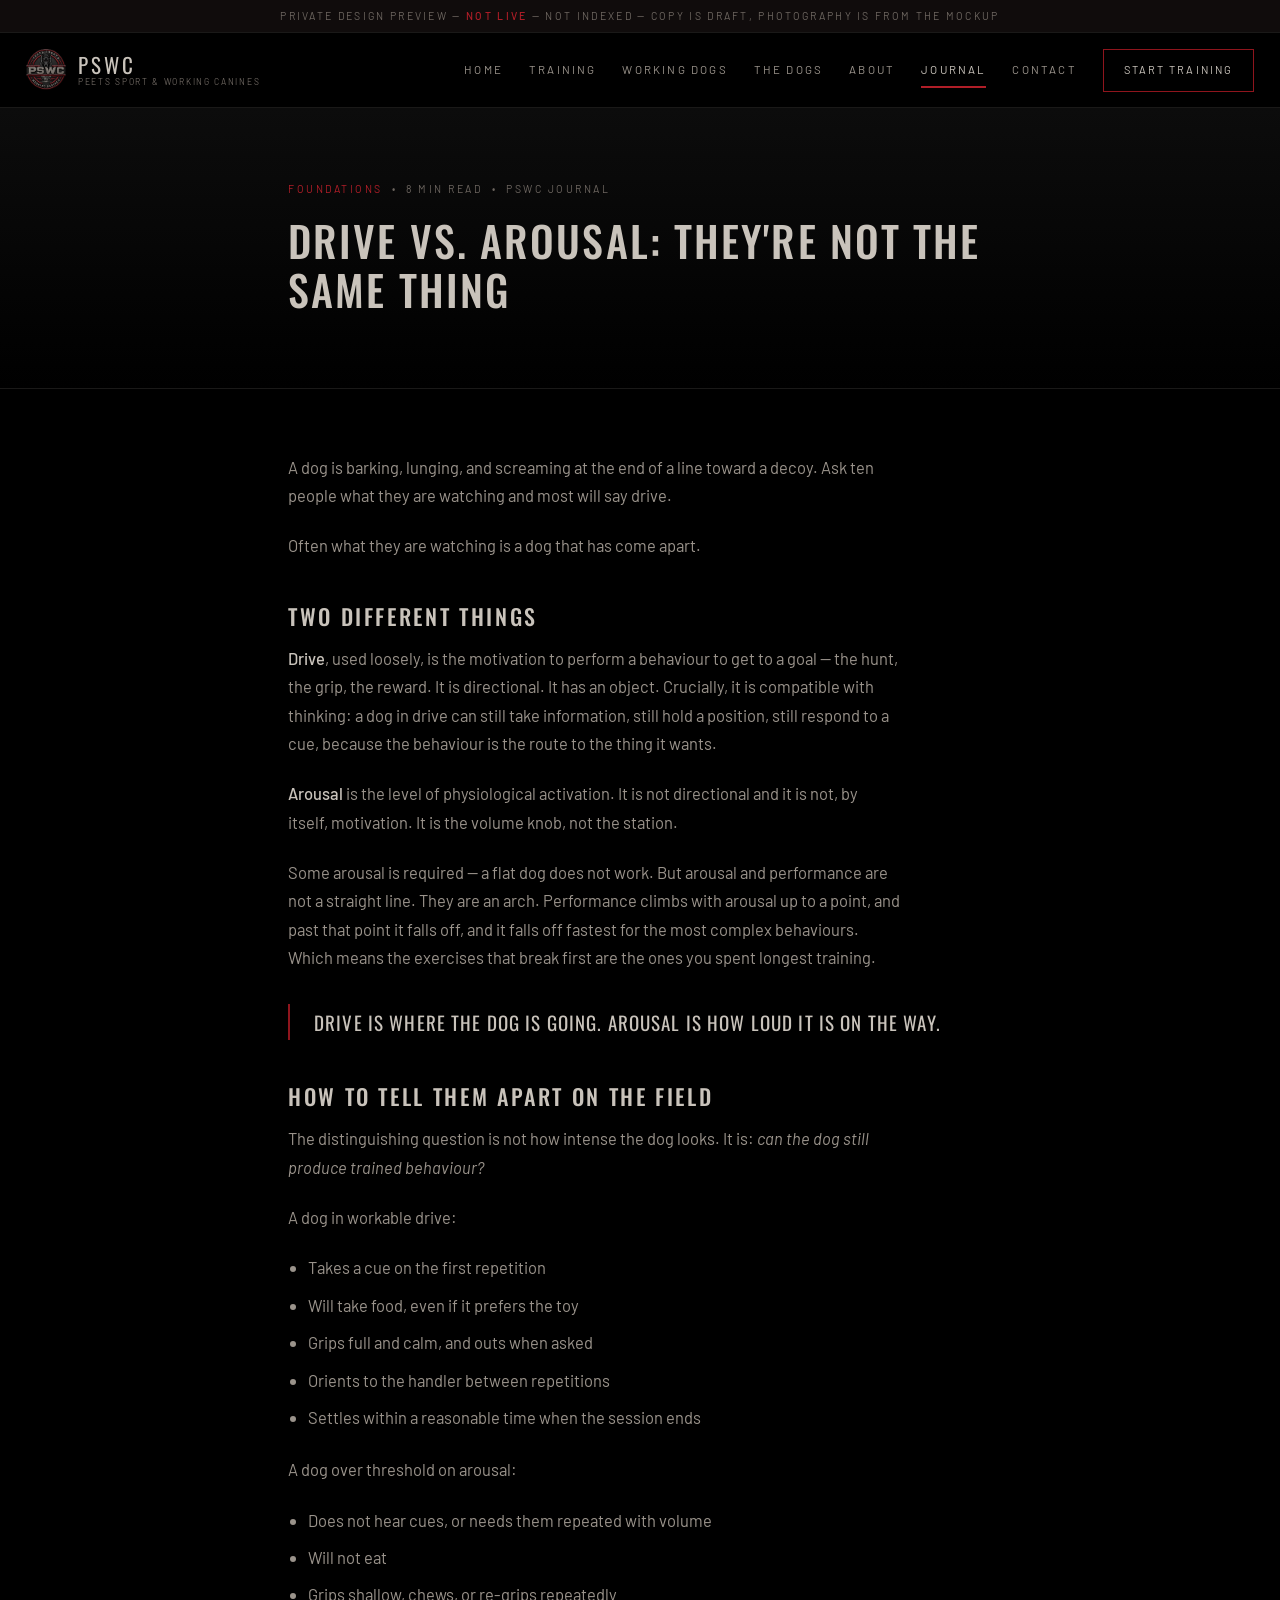
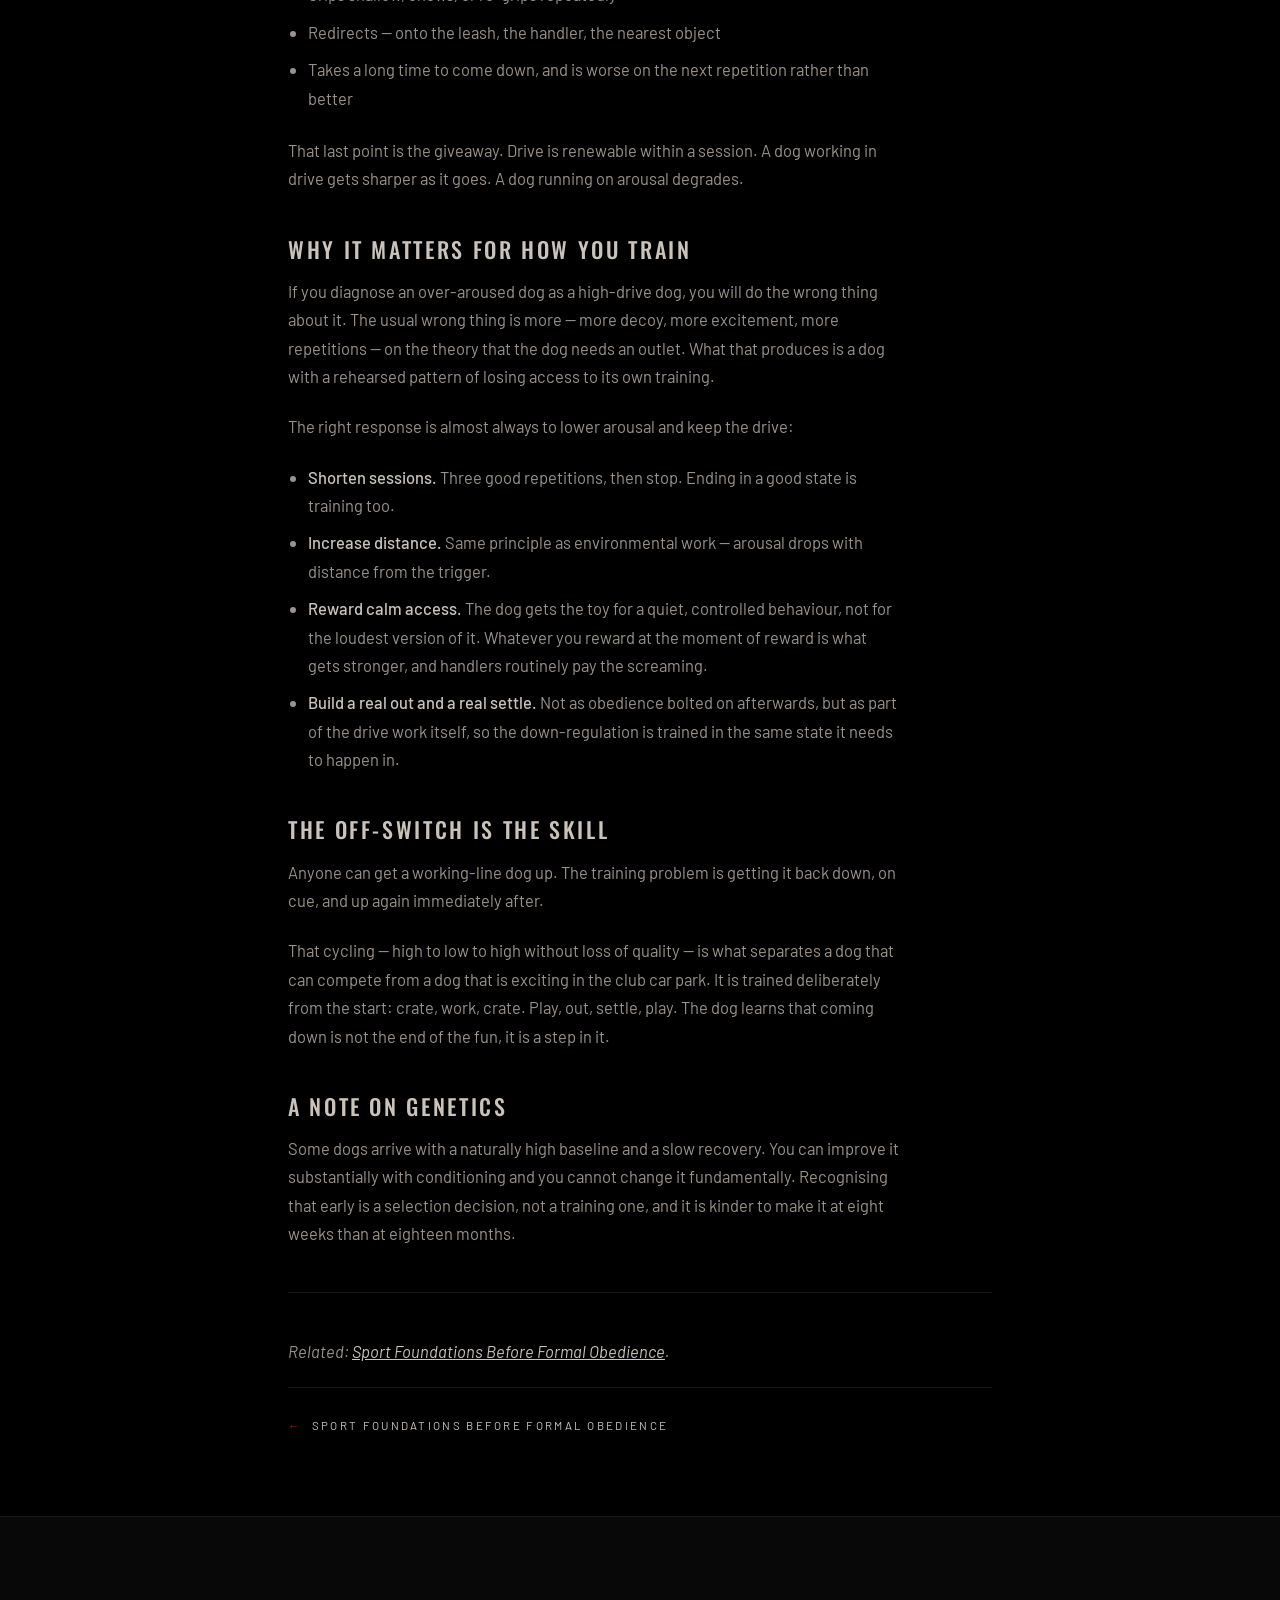
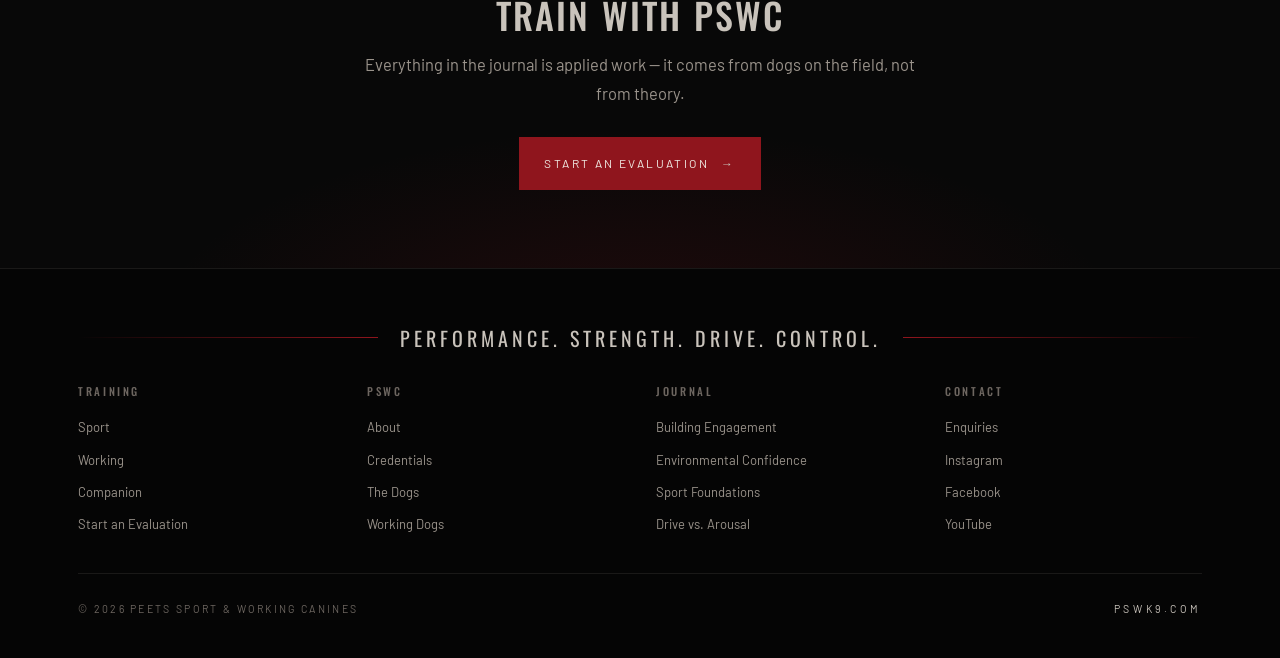
<file: pswc/journal-drive-vs-arousal.html>
<!doctype html>
<html lang="en">
<head>
<meta charset="utf-8">
<meta name="viewport" content="width=device-width, initial-scale=1">
<title>Drive vs. Arousal: They're Not the Same Thing | PSWC — Peets Sport &amp; Working Canines</title>
<meta name="description" content="A dog screaming at the end of a line looks like a dog full of drive. Often it is a dog that has lost access to the behaviour it needs to get what it wants.">

<!-- ==== PRIVATE PREVIEW: keep search engines out ==================== -->
<meta name="robots" content="noindex, nofollow, noarchive, nosnippet, noimageindex, notranslate">
<meta name="googlebot" content="noindex, nofollow, noarchive, nosnippet, noimageindex">
<meta name="bingbot" content="noindex, nofollow, noarchive, nosnippet">
<meta name="slurp" content="noindex, nofollow">
<meta name="duckduckbot" content="noindex, nofollow">
<meta name="baiduspider" content="noindex, nofollow">
<meta name="yandex" content="noindex, nofollow">
<meta name="AdsBot-Google" content="noindex, nofollow">
<meta name="GPTBot" content="noindex, nofollow">
<meta name="CCBot" content="noindex, nofollow">
<meta name="ClaudeBot" content="noindex, nofollow">
<meta name="referrer" content="no-referrer">
<!-- No Open Graph / Twitter cards on purpose: nothing to unfurl in link previews. -->
<!-- ================================================================== -->

<link rel="icon" href="assets/img/favicon.png" type="image/png">
<link rel="preconnect" href="https://fonts.googleapis.com">
<link rel="preconnect" href="https://fonts.gstatic.com" crossorigin>
<link href="https://fonts.googleapis.com/css2?family=Oswald:wght@300;400;500;600&family=Barlow:wght@300;400;500;600&display=swap" rel="stylesheet">
<link rel="stylesheet" href="assets/css/site.css?v=5">
</head>
<body>

<!-- Delete this strip before the site goes live -->
<div class="preview-strip">Private design preview &mdash; <b>not live</b> &mdash; not indexed &mdash; copy is draft, photography is from the mockup</div>

<header class="nav">
  <div class="nav-inner">
    <a class="brand" href="index.html">
      <img src="assets/img/pswc-mark.png" alt="PSWC seal">
      <span class="brand-text">
        <span class="b1">PSWC</span>
        <span class="b2">Peets Sport &amp; Working Canines</span>
      </span>
    </a>
    <button class="nav-toggle" aria-expanded="false" aria-controls="navLinks">Menu</button>
    <nav class="nav-links" id="navLinks">
      <a href="index.html">Home</a>
      <a href="training.html">Training</a>
      <a href="working-dogs.html">Working Dogs</a>
      <a href="the-dogs.html">The Dogs</a>
      <a href="about.html">About</a>
      <a href="journal.html" class="is-active">Journal</a>
      <a href="contact.html">Contact</a>
      <a href="contact.html" class="nav-cta">Start Training</a>
    </nav>
  </div>
</header>

<main>

  <section class="article-head">
    <div class="wrap-narrow">
      <div class="meta" style="margin-bottom:18px"><em>Foundations</em> &nbsp;&bull;&nbsp; 8 min read &nbsp;&bull;&nbsp; PSWC Journal</div>
      <h1>Drive vs. Arousal: They're Not the Same Thing</h1>
    </div>
  </section>

  <article class="prose">
    <div class="wrap-narrow">

      <p>A dog is barking, lunging, and screaming at the end of a line toward a decoy. Ask ten people what they are watching and most will say drive.</p>

      <p>Often what they are watching is a dog that has come apart.</p>

      <h2>Two different things</h2>

      <p><strong>Drive</strong>, used loosely, is the motivation to perform a behaviour to get to a goal &mdash; the hunt, the grip, the reward. It is directional. It has an object. Crucially, it is compatible with thinking: a dog in drive can still take information, still hold a position, still respond to a cue, because the behaviour is the route to the thing it wants.</p>

      <p><strong>Arousal</strong> is the level of physiological activation. It is not directional and it is not, by itself, motivation. It is the volume knob, not the station.</p>

      <p>Some arousal is required &mdash; a flat dog does not work. But arousal and performance are not a straight line. They are an arch. Performance climbs with arousal up to a point, and past that point it falls off, and it falls off fastest for the most complex behaviours. Which means the exercises that break first are the ones you spent longest training.</p>

      <blockquote>Drive is where the dog is going. Arousal is how loud it is on the way.</blockquote>

      <h2>How to tell them apart on the field</h2>

      <p>The distinguishing question is not how intense the dog looks. It is: <em>can the dog still produce trained behaviour?</em></p>

      <p>A dog in workable drive:</p>
      <ul>
        <li>Takes a cue on the first repetition</li>
        <li>Will take food, even if it prefers the toy</li>
        <li>Grips full and calm, and outs when asked</li>
        <li>Orients to the handler between repetitions</li>
        <li>Settles within a reasonable time when the session ends</li>
      </ul>

      <p>A dog over threshold on arousal:</p>
      <ul>
        <li>Does not hear cues, or needs them repeated with volume</li>
        <li>Will not eat</li>
        <li>Grips shallow, chews, or re-grips repeatedly</li>
        <li>Redirects &mdash; onto the leash, the handler, the nearest object</li>
        <li>Takes a long time to come down, and is worse on the next repetition rather than better</li>
      </ul>

      <p>That last point is the giveaway. Drive is renewable within a session. A dog working in drive gets sharper as it goes. A dog running on arousal degrades.</p>

      <h2>Why it matters for how you train</h2>

      <p>If you diagnose an over-aroused dog as a high-drive dog, you will do the wrong thing about it. The usual wrong thing is more &mdash; more decoy, more excitement, more repetitions &mdash; on the theory that the dog needs an outlet. What that produces is a dog with a rehearsed pattern of losing access to its own training.</p>

      <p>The right response is almost always to lower arousal and keep the drive:</p>

      <ul>
        <li><strong>Shorten sessions.</strong> Three good repetitions, then stop. Ending in a good state is training too.</li>
        <li><strong>Increase distance.</strong> Same principle as environmental work &mdash; arousal drops with distance from the trigger.</li>
        <li><strong>Reward calm access.</strong> The dog gets the toy for a quiet, controlled behaviour, not for the loudest version of it. Whatever you reward at the moment of reward is what gets stronger, and handlers routinely pay the screaming.</li>
        <li><strong>Build a real out and a real settle.</strong> Not as obedience bolted on afterwards, but as part of the drive work itself, so the down-regulation is trained in the same state it needs to happen in.</li>
      </ul>

      <h2>The off-switch is the skill</h2>

      <p>Anyone can get a working-line dog up. The training problem is getting it back down, on cue, and up again immediately after.</p>

      <p>That cycling &mdash; high to low to high without loss of quality &mdash; is what separates a dog that can compete from a dog that is exciting in the club car park. It is trained deliberately from the start: crate, work, crate. Play, out, settle, play. The dog learns that coming down is not the end of the fun, it is a step in it.</p>

      <h2>A note on genetics</h2>

      <p>Some dogs arrive with a naturally high baseline and a slow recovery. You can improve it substantially with conditioning and you cannot change it fundamentally. Recognising that early is a selection decision, not a training one, and it is kinder to make it at eight weeks than at eighteen months.</p>

      <hr>

      <p><em>Related: <a href="journal-sport-foundations.html" style="color:#c9c3bb">Sport Foundations Before Formal Obedience</a>.</em></p>

      <div class="article-nav">
        <a class="link-more" href="journal-sport-foundations.html"><span class="arw">&larr;</span> Sport Foundations Before Formal Obedience</a>
        <span></span>
      </div>
    </div>
  </article>

  <div class="cta-band">
    <div class="wrap">
      <h2>Train with PSWC</h2>
      <p>Everything in the journal is applied work &mdash; it comes from dogs on the field, not from theory.</p>
      <a class="btn btn-primary" href="contact.html">Start an Evaluation <span class="arw">&rarr;</span></a>
    </div>
  </div>

</main>

  <footer class="footer">
    <div class="wrap">
      <div class="footer-rule">
        <span></span>
        <p>Performance. Strength. Drive. Control.</p>
        <span></span>
      </div>
      <div class="footer-cols">
        <div>
          <h4>Training</h4>
          <a href="training.html">Sport</a>
          <a href="training.html#working">Working</a>
          <a href="training.html#companion">Companion</a>
          <a href="contact.html">Start an Evaluation</a>
        </div>
        <div>
          <h4>PSWC</h4>
          <a href="about.html">About</a>
          <a href="about.html#credentials">Credentials</a>
          <a href="the-dogs.html">The Dogs</a>
          <a href="working-dogs.html">Working Dogs</a>
        </div>
        <div>
          <h4>Journal</h4>
          <a href="journal-engagement.html">Building Engagement</a>
          <a href="journal-environmental-confidence.html">Environmental Confidence</a>
          <a href="journal-sport-foundations.html">Sport Foundations</a>
          <a href="journal-drive-vs-arousal.html">Drive vs. Arousal</a>
        </div>
        <div>
          <h4>Contact</h4>
          <a href="contact.html">Enquiries</a>
          <a href="#" data-slot="instagram">Instagram</a>
          <a href="#" data-slot="facebook">Facebook</a>
          <a href="#" data-slot="youtube">YouTube</a>
        </div>
      </div>
      <div class="footer-base">
        <div>&copy; 2026 Peets Sport &amp; Working Canines</div>
        <div class="dom">PSWK9.COM</div>
      </div>
    </div>
  </footer>

  <script>
    document.querySelector('.nav-toggle').addEventListener('click', function () {
      var links = document.getElementById('navLinks');
      var open = links.classList.toggle('is-open');
      this.setAttribute('aria-expanded', open ? 'true' : 'false');
    });
  </script>

</body>
</html>
</file>
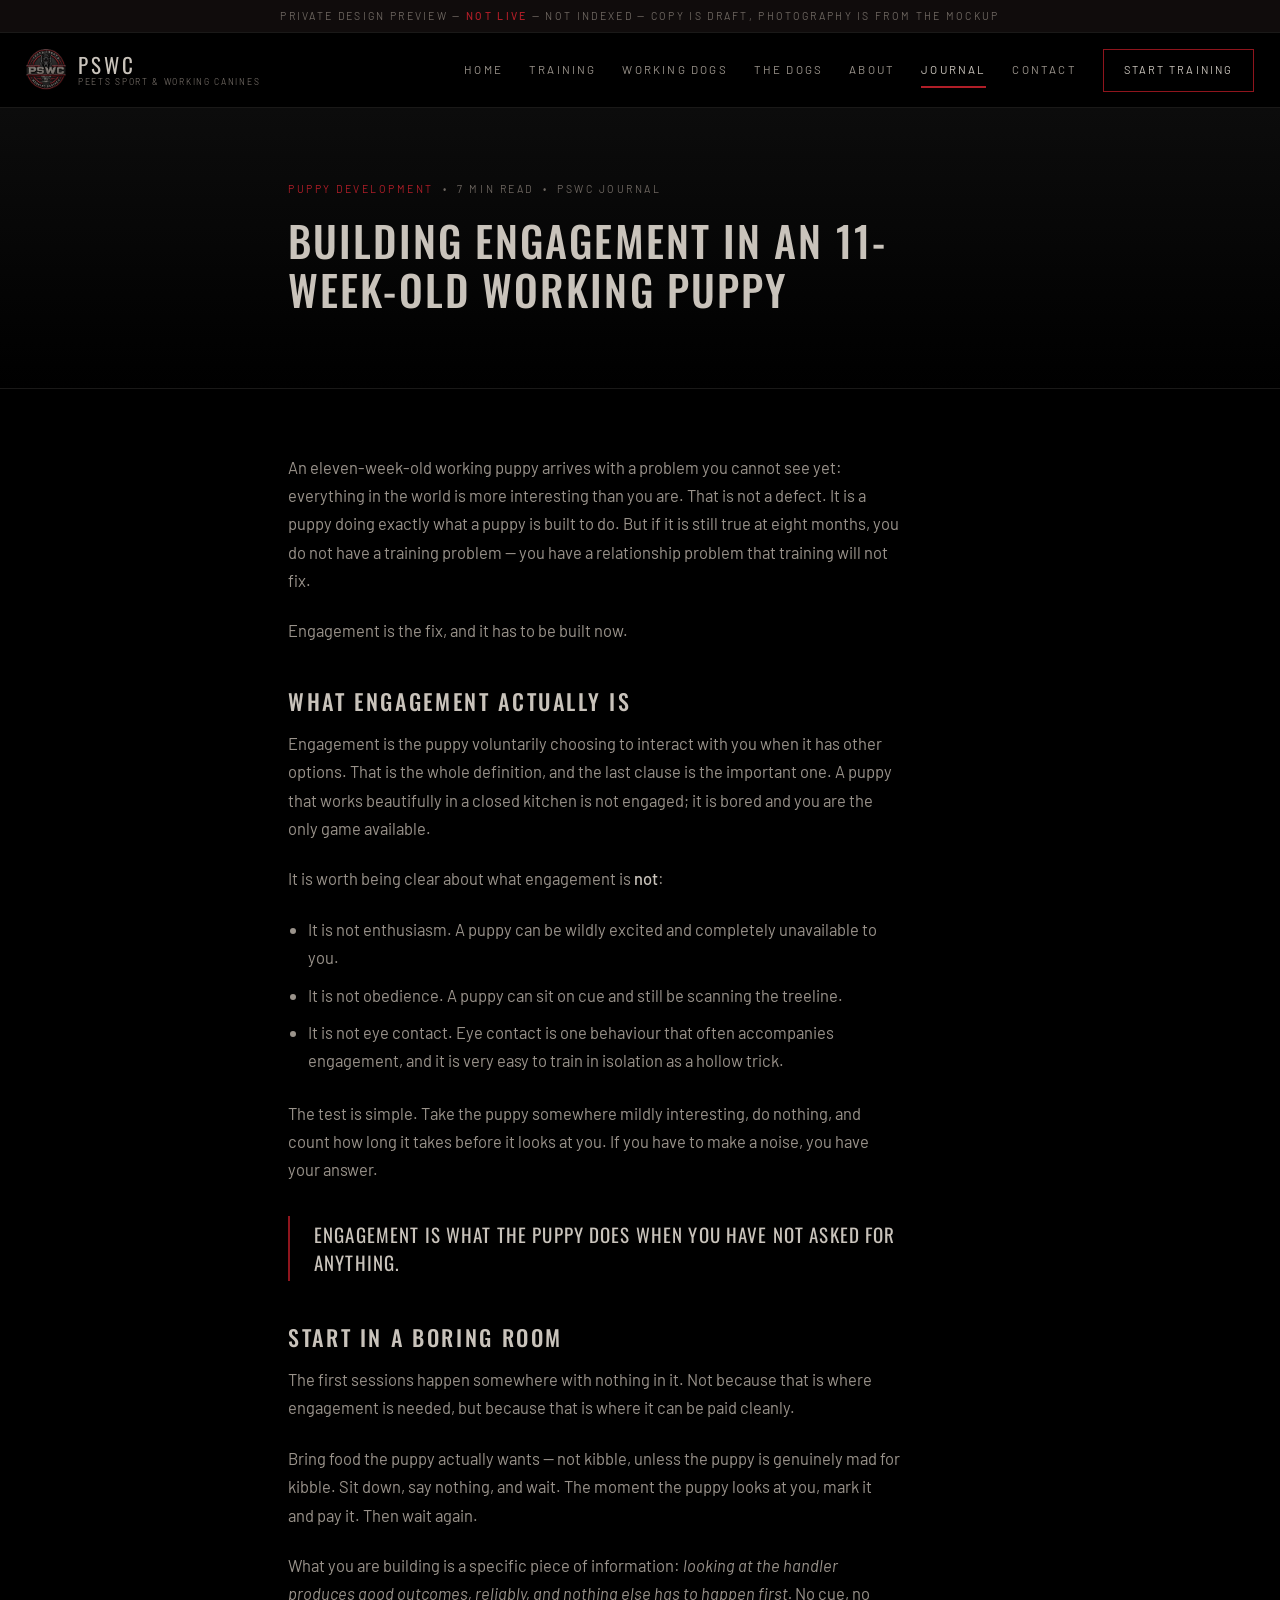
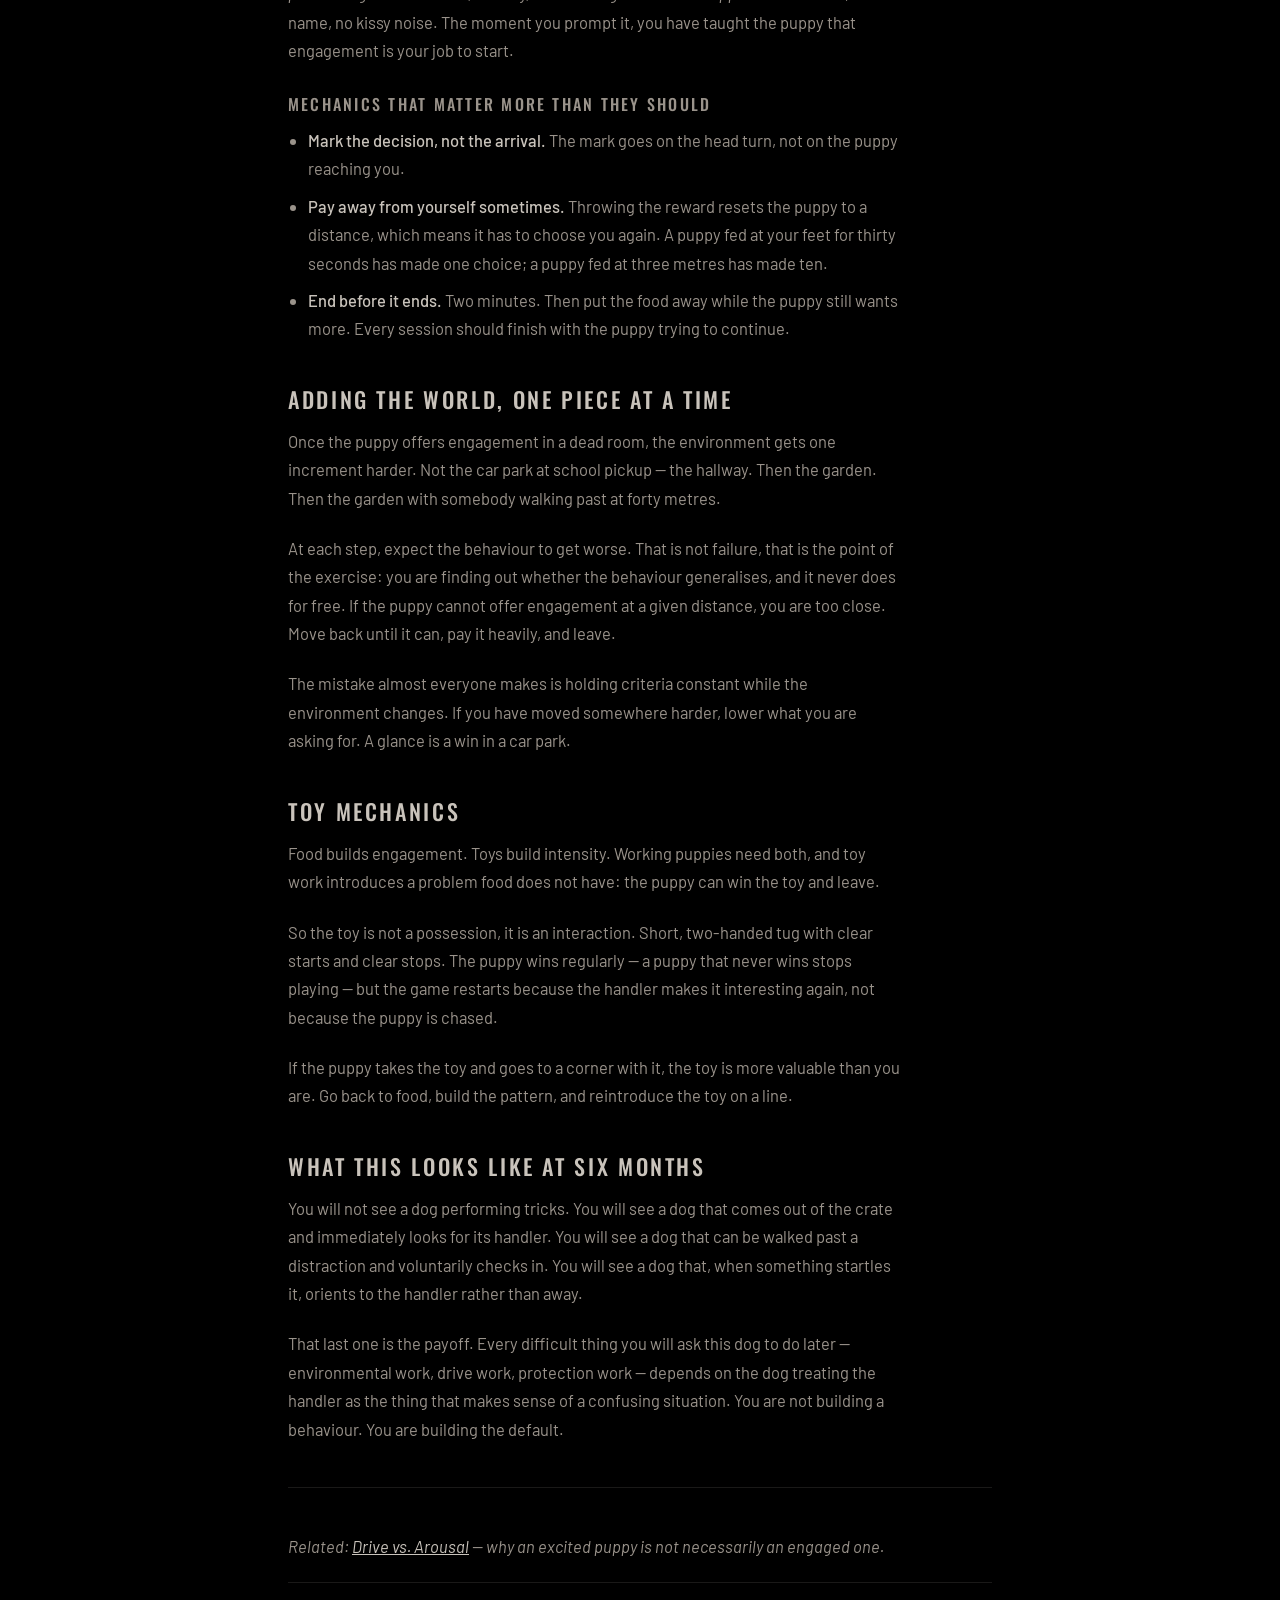
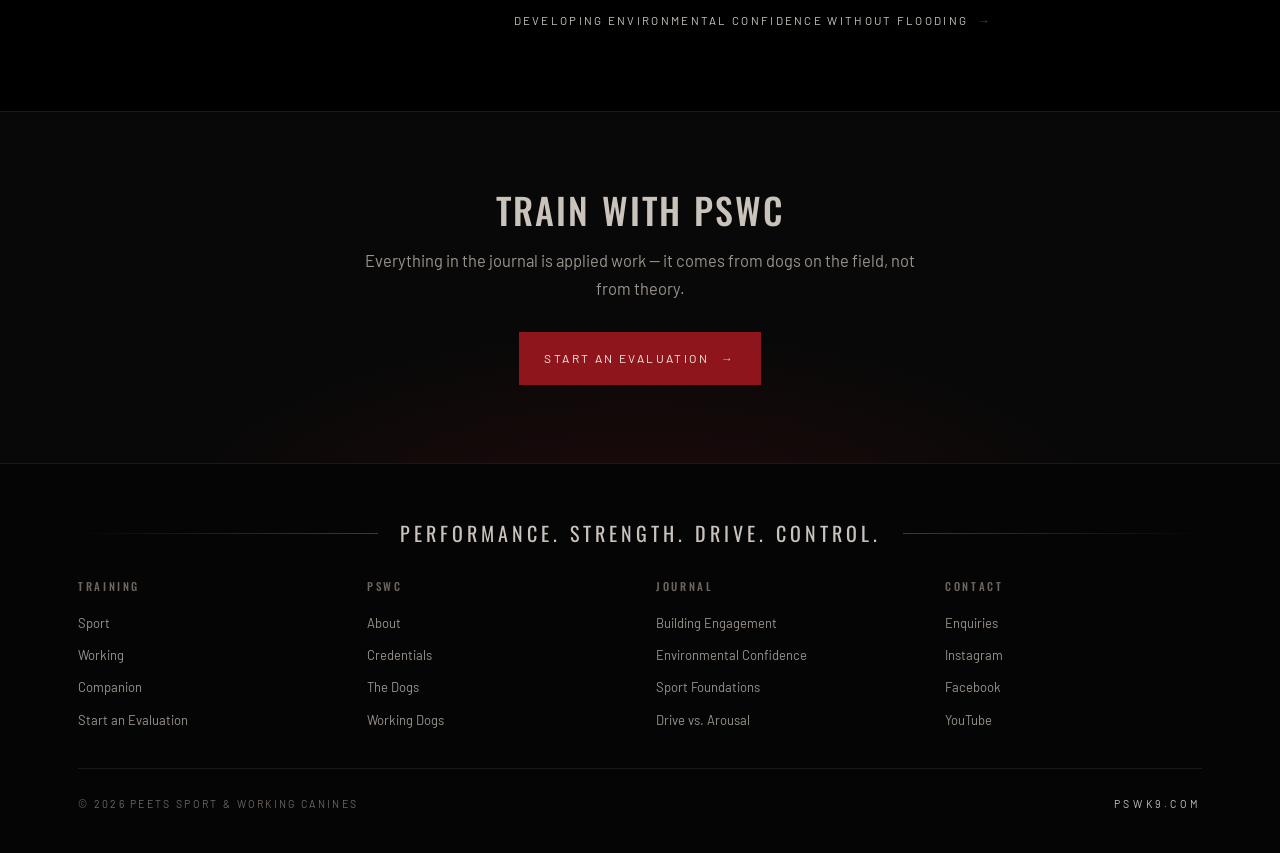
<file: pswc/journal-engagement.html>
<!doctype html>
<html lang="en">
<head>
<meta charset="utf-8">
<meta name="viewport" content="width=device-width, initial-scale=1">
<title>Building Engagement in an 11-Week-Old Working Puppy | PSWC — Peets Sport &amp; Working Canines</title>
<meta name="description" content="Engagement is not enthusiasm and it is not obedience. It is the puppy choosing you over the environment - and it is trainable long before any command is.">

<!-- ==== PRIVATE PREVIEW: keep search engines out ==================== -->
<meta name="robots" content="noindex, nofollow, noarchive, nosnippet, noimageindex, notranslate">
<meta name="googlebot" content="noindex, nofollow, noarchive, nosnippet, noimageindex">
<meta name="bingbot" content="noindex, nofollow, noarchive, nosnippet">
<meta name="slurp" content="noindex, nofollow">
<meta name="duckduckbot" content="noindex, nofollow">
<meta name="baiduspider" content="noindex, nofollow">
<meta name="yandex" content="noindex, nofollow">
<meta name="AdsBot-Google" content="noindex, nofollow">
<meta name="GPTBot" content="noindex, nofollow">
<meta name="CCBot" content="noindex, nofollow">
<meta name="ClaudeBot" content="noindex, nofollow">
<meta name="referrer" content="no-referrer">
<!-- No Open Graph / Twitter cards on purpose: nothing to unfurl in link previews. -->
<!-- ================================================================== -->

<link rel="icon" href="assets/img/favicon.png" type="image/png">
<link rel="preconnect" href="https://fonts.googleapis.com">
<link rel="preconnect" href="https://fonts.gstatic.com" crossorigin>
<link href="https://fonts.googleapis.com/css2?family=Oswald:wght@300;400;500;600&family=Barlow:wght@300;400;500;600&display=swap" rel="stylesheet">
<link rel="stylesheet" href="assets/css/site.css?v=5">
</head>
<body>

<!-- Delete this strip before the site goes live -->
<div class="preview-strip">Private design preview &mdash; <b>not live</b> &mdash; not indexed &mdash; copy is draft, photography is from the mockup</div>

<header class="nav">
  <div class="nav-inner">
    <a class="brand" href="index.html">
      <img src="assets/img/pswc-mark.png" alt="PSWC seal">
      <span class="brand-text">
        <span class="b1">PSWC</span>
        <span class="b2">Peets Sport &amp; Working Canines</span>
      </span>
    </a>
    <button class="nav-toggle" aria-expanded="false" aria-controls="navLinks">Menu</button>
    <nav class="nav-links" id="navLinks">
      <a href="index.html">Home</a>
      <a href="training.html">Training</a>
      <a href="working-dogs.html">Working Dogs</a>
      <a href="the-dogs.html">The Dogs</a>
      <a href="about.html">About</a>
      <a href="journal.html" class="is-active">Journal</a>
      <a href="contact.html">Contact</a>
      <a href="contact.html" class="nav-cta">Start Training</a>
    </nav>
  </div>
</header>

<main>

  <section class="article-head">
    <div class="wrap-narrow">
      <div class="meta" style="margin-bottom:18px"><em>Puppy Development</em> &nbsp;&bull;&nbsp; 7 min read &nbsp;&bull;&nbsp; PSWC Journal</div>
      <h1>Building Engagement in an 11-Week-Old Working Puppy</h1>
    </div>
  </section>

  <article class="prose">
    <div class="wrap-narrow">

      <p>An eleven-week-old working puppy arrives with a problem you cannot see yet: everything in the world is more interesting than you are. That is not a defect. It is a puppy doing exactly what a puppy is built to do. But if it is still true at eight months, you do not have a training problem &mdash; you have a relationship problem that training will not fix.</p>

      <p>Engagement is the fix, and it has to be built now.</p>

      <h2>What engagement actually is</h2>

      <p>Engagement is the puppy voluntarily choosing to interact with you when it has other options. That is the whole definition, and the last clause is the important one. A puppy that works beautifully in a closed kitchen is not engaged; it is bored and you are the only game available.</p>

      <p>It is worth being clear about what engagement is <strong>not</strong>:</p>

      <ul>
        <li>It is not enthusiasm. A puppy can be wildly excited and completely unavailable to you.</li>
        <li>It is not obedience. A puppy can sit on cue and still be scanning the treeline.</li>
        <li>It is not eye contact. Eye contact is one behaviour that often accompanies engagement, and it is very easy to train in isolation as a hollow trick.</li>
      </ul>

      <p>The test is simple. Take the puppy somewhere mildly interesting, do nothing, and count how long it takes before it looks at you. If you have to make a noise, you have your answer.</p>

      <blockquote>Engagement is what the puppy does when you have not asked for anything.</blockquote>

      <h2>Start in a boring room</h2>

      <p>The first sessions happen somewhere with nothing in it. Not because that is where engagement is needed, but because that is where it can be paid cleanly.</p>

      <p>Bring food the puppy actually wants &mdash; not kibble, unless the puppy is genuinely mad for kibble. Sit down, say nothing, and wait. The moment the puppy looks at you, mark it and pay it. Then wait again.</p>

      <p>What you are building is a specific piece of information: <em>looking at the handler produces good outcomes, reliably, and nothing else has to happen first.</em> No cue, no name, no kissy noise. The moment you prompt it, you have taught the puppy that engagement is your job to start.</p>

      <h3>Mechanics that matter more than they should</h3>

      <ul>
        <li><strong>Mark the decision, not the arrival.</strong> The mark goes on the head turn, not on the puppy reaching you.</li>
        <li><strong>Pay away from yourself sometimes.</strong> Throwing the reward resets the puppy to a distance, which means it has to choose you again. A puppy fed at your feet for thirty seconds has made one choice; a puppy fed at three metres has made ten.</li>
        <li><strong>End before it ends.</strong> Two minutes. Then put the food away while the puppy still wants more. Every session should finish with the puppy trying to continue.</li>
      </ul>

      <h2>Adding the world, one piece at a time</h2>

      <p>Once the puppy offers engagement in a dead room, the environment gets one increment harder. Not the car park at school pickup &mdash; the hallway. Then the garden. Then the garden with somebody walking past at forty metres.</p>

      <p>At each step, expect the behaviour to get worse. That is not failure, that is the point of the exercise: you are finding out whether the behaviour generalises, and it never does for free. If the puppy cannot offer engagement at a given distance, you are too close. Move back until it can, pay it heavily, and leave.</p>

      <p>The mistake almost everyone makes is holding criteria constant while the environment changes. If you have moved somewhere harder, lower what you are asking for. A glance is a win in a car park.</p>

      <h2>Toy mechanics</h2>

      <p>Food builds engagement. Toys build intensity. Working puppies need both, and toy work introduces a problem food does not have: the puppy can win the toy and leave.</p>

      <p>So the toy is not a possession, it is an interaction. Short, two-handed tug with clear starts and clear stops. The puppy wins regularly &mdash; a puppy that never wins stops playing &mdash; but the game restarts because the handler makes it interesting again, not because the puppy is chased.</p>

      <p>If the puppy takes the toy and goes to a corner with it, the toy is more valuable than you are. Go back to food, build the pattern, and reintroduce the toy on a line.</p>

      <h2>What this looks like at six months</h2>

      <p>You will not see a dog performing tricks. You will see a dog that comes out of the crate and immediately looks for its handler. You will see a dog that can be walked past a distraction and voluntarily checks in. You will see a dog that, when something startles it, orients to the handler rather than away.</p>

      <p>That last one is the payoff. Every difficult thing you will ask this dog to do later &mdash; environmental work, drive work, protection work &mdash; depends on the dog treating the handler as the thing that makes sense of a confusing situation. You are not building a behaviour. You are building the default.</p>

      <hr>

      <p><em>Related: <a href="journal-drive-vs-arousal.html" style="color:#c9c3bb">Drive vs. Arousal</a> &mdash; why an excited puppy is not necessarily an engaged one.</em></p>

      <div class="article-nav">
        <span></span>
        <a class="link-more" href="journal-environmental-confidence.html">Developing Environmental Confidence Without Flooding <span class="arw">&rarr;</span></a>
      </div>
    </div>
  </article>

  <div class="cta-band">
    <div class="wrap">
      <h2>Train with PSWC</h2>
      <p>Everything in the journal is applied work &mdash; it comes from dogs on the field, not from theory.</p>
      <a class="btn btn-primary" href="contact.html">Start an Evaluation <span class="arw">&rarr;</span></a>
    </div>
  </div>

</main>

  <footer class="footer">
    <div class="wrap">
      <div class="footer-rule">
        <span></span>
        <p>Performance. Strength. Drive. Control.</p>
        <span></span>
      </div>
      <div class="footer-cols">
        <div>
          <h4>Training</h4>
          <a href="training.html">Sport</a>
          <a href="training.html#working">Working</a>
          <a href="training.html#companion">Companion</a>
          <a href="contact.html">Start an Evaluation</a>
        </div>
        <div>
          <h4>PSWC</h4>
          <a href="about.html">About</a>
          <a href="about.html#credentials">Credentials</a>
          <a href="the-dogs.html">The Dogs</a>
          <a href="working-dogs.html">Working Dogs</a>
        </div>
        <div>
          <h4>Journal</h4>
          <a href="journal-engagement.html">Building Engagement</a>
          <a href="journal-environmental-confidence.html">Environmental Confidence</a>
          <a href="journal-sport-foundations.html">Sport Foundations</a>
          <a href="journal-drive-vs-arousal.html">Drive vs. Arousal</a>
        </div>
        <div>
          <h4>Contact</h4>
          <a href="contact.html">Enquiries</a>
          <a href="#" data-slot="instagram">Instagram</a>
          <a href="#" data-slot="facebook">Facebook</a>
          <a href="#" data-slot="youtube">YouTube</a>
        </div>
      </div>
      <div class="footer-base">
        <div>&copy; 2026 Peets Sport &amp; Working Canines</div>
        <div class="dom">PSWK9.COM</div>
      </div>
    </div>
  </footer>

  <script>
    document.querySelector('.nav-toggle').addEventListener('click', function () {
      var links = document.getElementById('navLinks');
      var open = links.classList.toggle('is-open');
      this.setAttribute('aria-expanded', open ? 'true' : 'false');
    });
  </script>

</body>
</html>
</file>
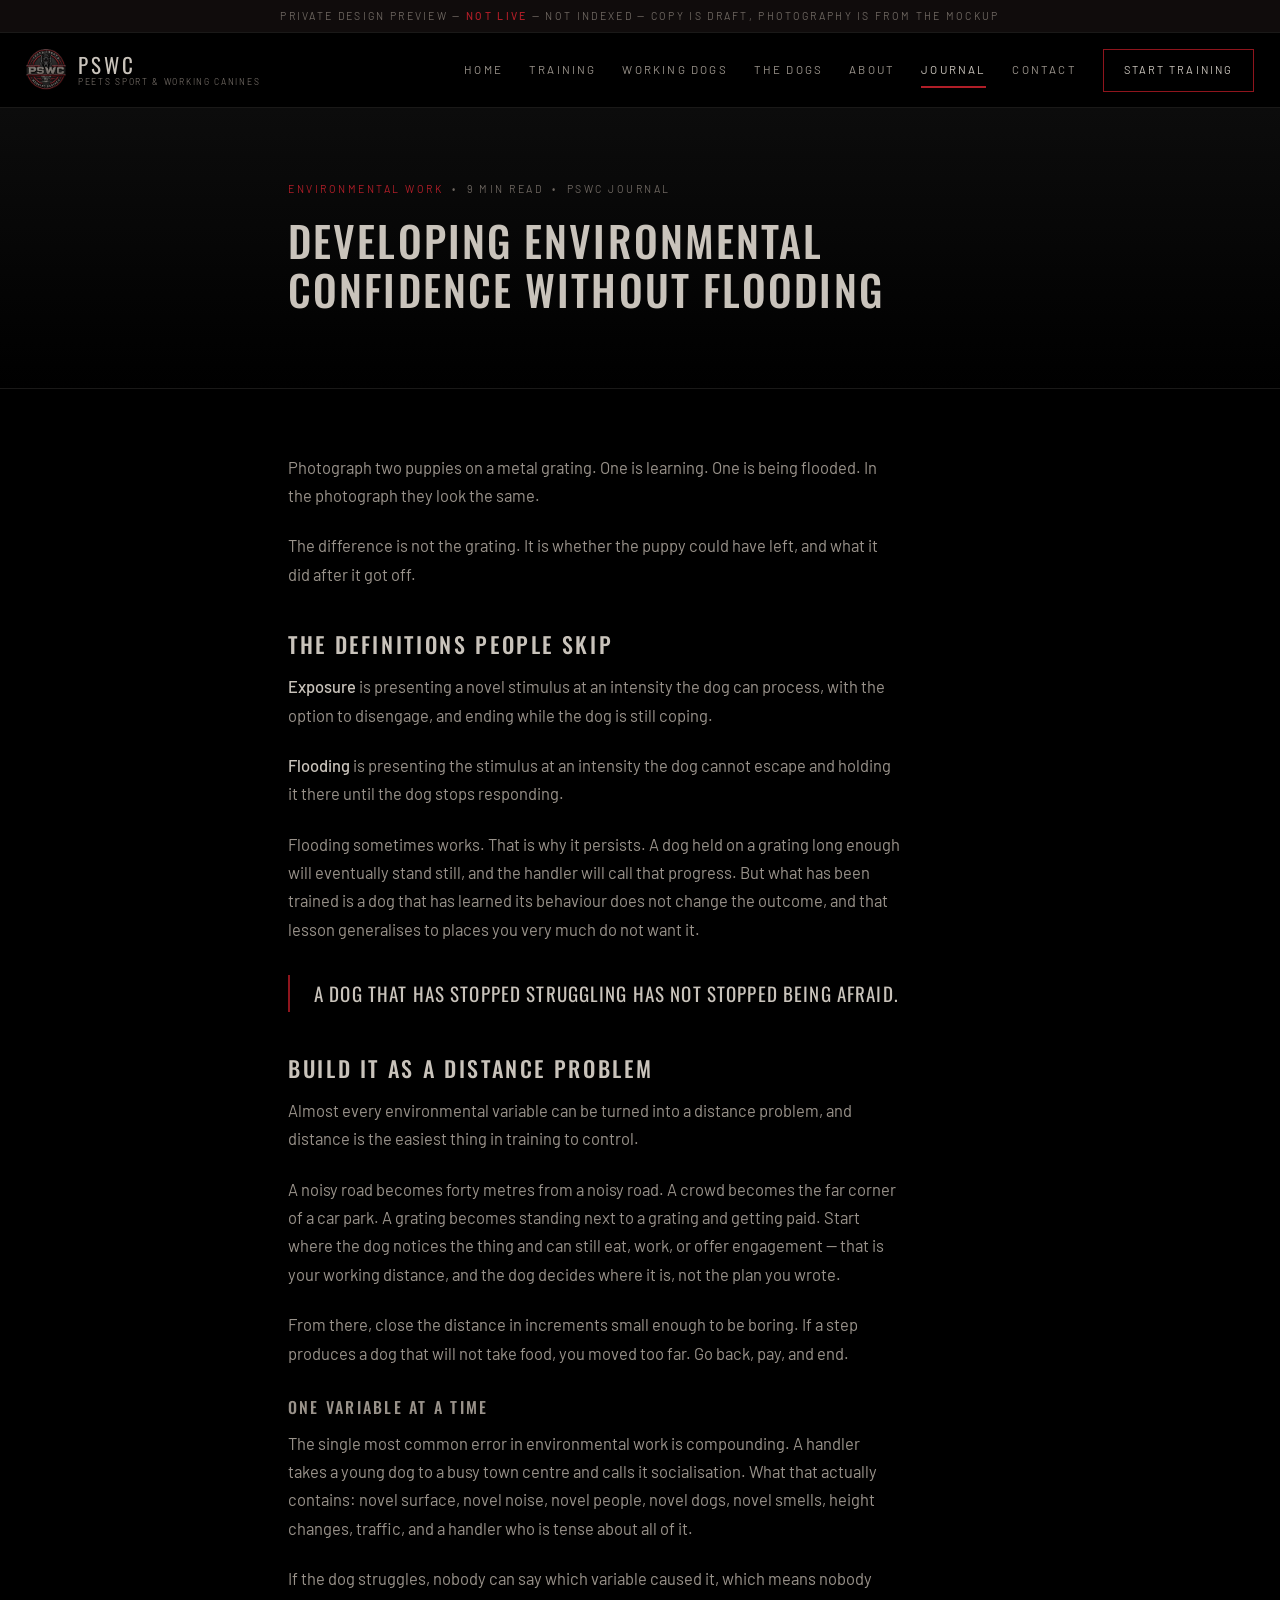
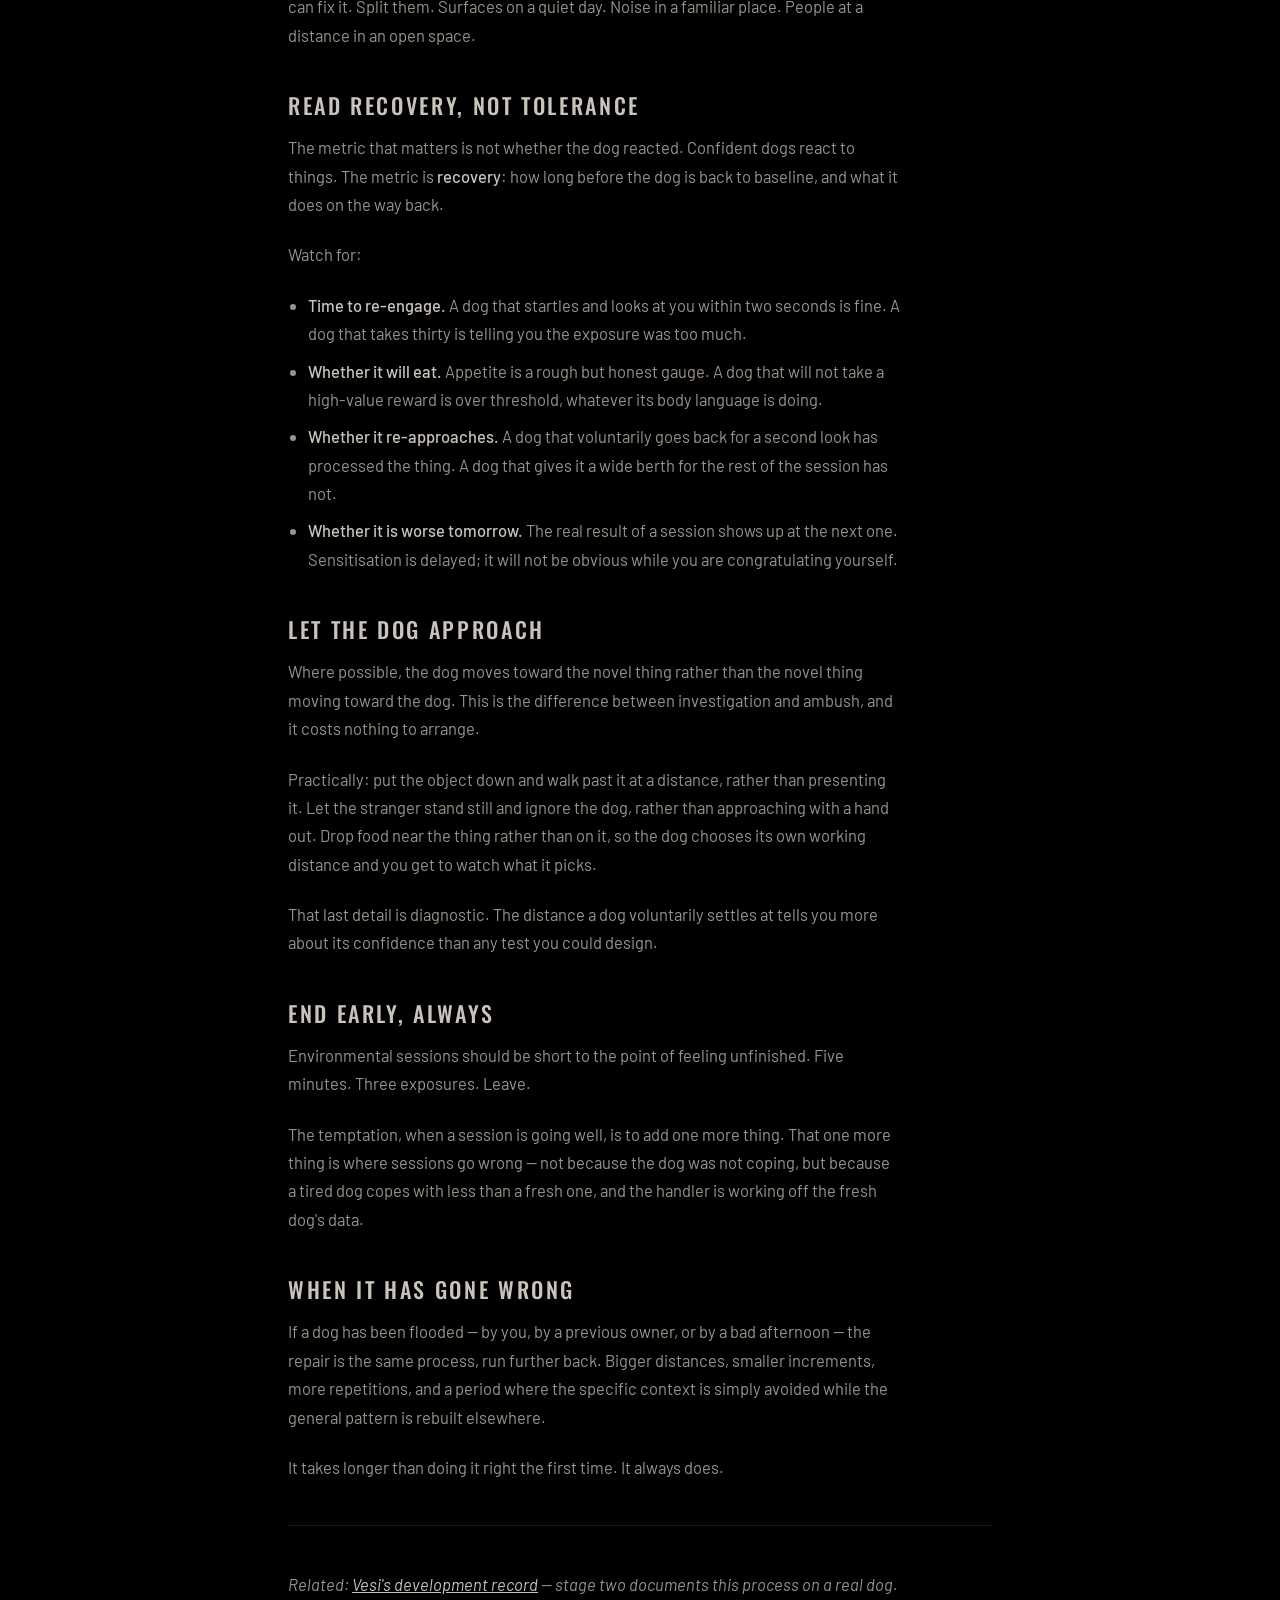
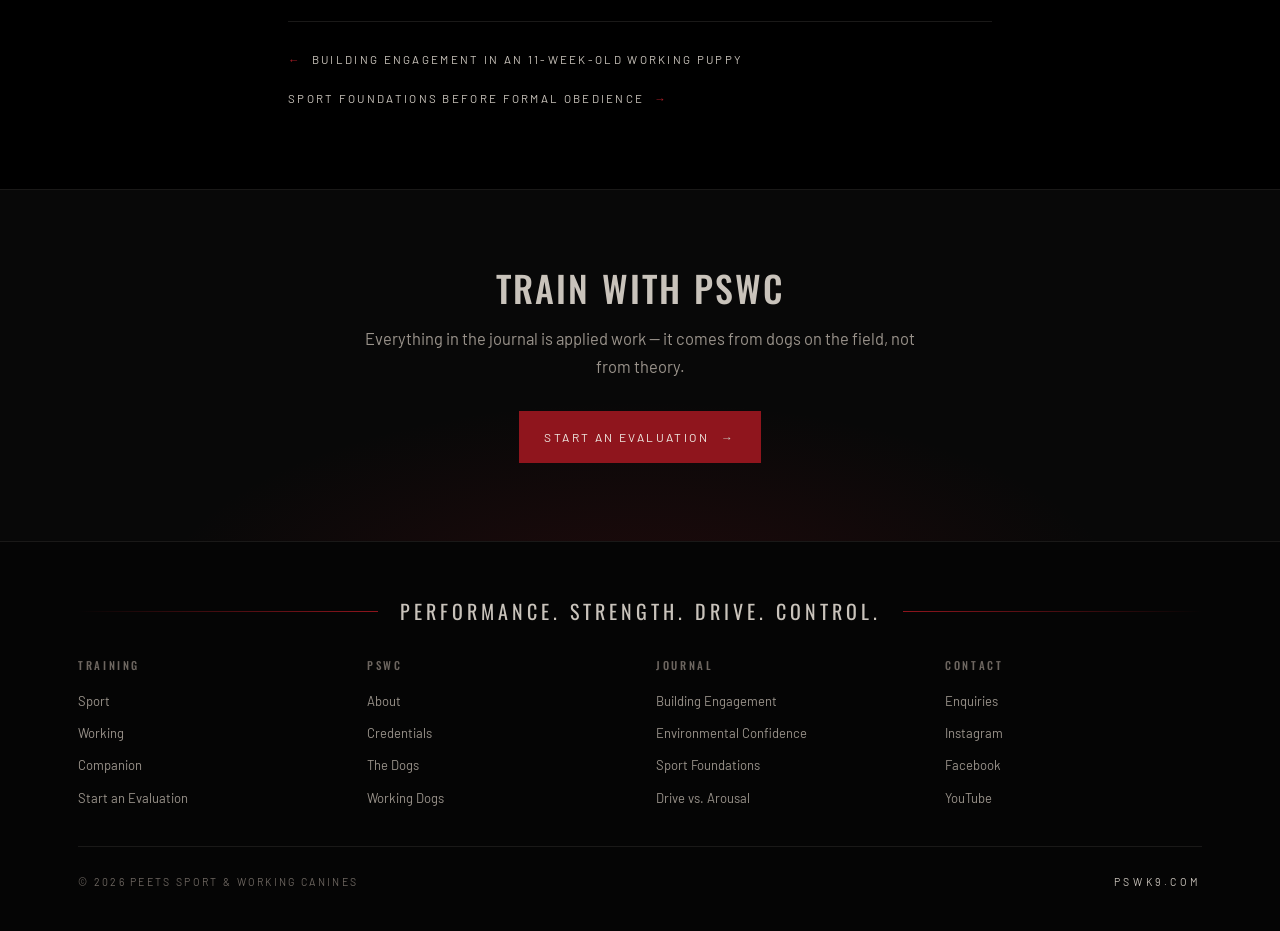
<file: pswc/journal-environmental-confidence.html>
<!doctype html>
<html lang="en">
<head>
<meta charset="utf-8">
<meta name="viewport" content="width=device-width, initial-scale=1">
<title>Developing Environmental Confidence Without Flooding | PSWC — Peets Sport &amp; Working Canines</title>
<meta name="description" content="Exposure and flooding look identical in a photograph. The difference is whether the dog could have left, and whether it recovered.">

<!-- ==== PRIVATE PREVIEW: keep search engines out ==================== -->
<meta name="robots" content="noindex, nofollow, noarchive, nosnippet, noimageindex, notranslate">
<meta name="googlebot" content="noindex, nofollow, noarchive, nosnippet, noimageindex">
<meta name="bingbot" content="noindex, nofollow, noarchive, nosnippet">
<meta name="slurp" content="noindex, nofollow">
<meta name="duckduckbot" content="noindex, nofollow">
<meta name="baiduspider" content="noindex, nofollow">
<meta name="yandex" content="noindex, nofollow">
<meta name="AdsBot-Google" content="noindex, nofollow">
<meta name="GPTBot" content="noindex, nofollow">
<meta name="CCBot" content="noindex, nofollow">
<meta name="ClaudeBot" content="noindex, nofollow">
<meta name="referrer" content="no-referrer">
<!-- No Open Graph / Twitter cards on purpose: nothing to unfurl in link previews. -->
<!-- ================================================================== -->

<link rel="icon" href="assets/img/favicon.png" type="image/png">
<link rel="preconnect" href="https://fonts.googleapis.com">
<link rel="preconnect" href="https://fonts.gstatic.com" crossorigin>
<link href="https://fonts.googleapis.com/css2?family=Oswald:wght@300;400;500;600&family=Barlow:wght@300;400;500;600&display=swap" rel="stylesheet">
<link rel="stylesheet" href="assets/css/site.css?v=5">
</head>
<body>

<!-- Delete this strip before the site goes live -->
<div class="preview-strip">Private design preview &mdash; <b>not live</b> &mdash; not indexed &mdash; copy is draft, photography is from the mockup</div>

<header class="nav">
  <div class="nav-inner">
    <a class="brand" href="index.html">
      <img src="assets/img/pswc-mark.png" alt="PSWC seal">
      <span class="brand-text">
        <span class="b1">PSWC</span>
        <span class="b2">Peets Sport &amp; Working Canines</span>
      </span>
    </a>
    <button class="nav-toggle" aria-expanded="false" aria-controls="navLinks">Menu</button>
    <nav class="nav-links" id="navLinks">
      <a href="index.html">Home</a>
      <a href="training.html">Training</a>
      <a href="working-dogs.html">Working Dogs</a>
      <a href="the-dogs.html">The Dogs</a>
      <a href="about.html">About</a>
      <a href="journal.html" class="is-active">Journal</a>
      <a href="contact.html">Contact</a>
      <a href="contact.html" class="nav-cta">Start Training</a>
    </nav>
  </div>
</header>

<main>

  <section class="article-head">
    <div class="wrap-narrow">
      <div class="meta" style="margin-bottom:18px"><em>Environmental Work</em> &nbsp;&bull;&nbsp; 9 min read &nbsp;&bull;&nbsp; PSWC Journal</div>
      <h1>Developing Environmental Confidence Without Flooding</h1>
    </div>
  </section>

  <article class="prose">
    <div class="wrap-narrow">

      <p>Photograph two puppies on a metal grating. One is learning. One is being flooded. In the photograph they look the same.</p>

      <p>The difference is not the grating. It is whether the puppy could have left, and what it did after it got off.</p>

      <h2>The definitions people skip</h2>

      <p><strong>Exposure</strong> is presenting a novel stimulus at an intensity the dog can process, with the option to disengage, and ending while the dog is still coping.</p>

      <p><strong>Flooding</strong> is presenting the stimulus at an intensity the dog cannot escape and holding it there until the dog stops responding.</p>

      <p>Flooding sometimes works. That is why it persists. A dog held on a grating long enough will eventually stand still, and the handler will call that progress. But what has been trained is a dog that has learned its behaviour does not change the outcome, and that lesson generalises to places you very much do not want it.</p>

      <blockquote>A dog that has stopped struggling has not stopped being afraid.</blockquote>

      <h2>Build it as a distance problem</h2>

      <p>Almost every environmental variable can be turned into a distance problem, and distance is the easiest thing in training to control.</p>

      <p>A noisy road becomes forty metres from a noisy road. A crowd becomes the far corner of a car park. A grating becomes standing next to a grating and getting paid. Start where the dog notices the thing and can still eat, work, or offer engagement &mdash; that is your working distance, and the dog decides where it is, not the plan you wrote.</p>

      <p>From there, close the distance in increments small enough to be boring. If a step produces a dog that will not take food, you moved too far. Go back, pay, and end.</p>

      <h3>One variable at a time</h3>

      <p>The single most common error in environmental work is compounding. A handler takes a young dog to a busy town centre and calls it socialisation. What that actually contains: novel surface, novel noise, novel people, novel dogs, novel smells, height changes, traffic, and a handler who is tense about all of it.</p>

      <p>If the dog struggles, nobody can say which variable caused it, which means nobody can fix it. Split them. Surfaces on a quiet day. Noise in a familiar place. People at a distance in an open space.</p>

      <h2>Read recovery, not tolerance</h2>

      <p>The metric that matters is not whether the dog reacted. Confident dogs react to things. The metric is <strong>recovery</strong>: how long before the dog is back to baseline, and what it does on the way back.</p>

      <p>Watch for:</p>

      <ul>
        <li><strong>Time to re-engage.</strong> A dog that startles and looks at you within two seconds is fine. A dog that takes thirty is telling you the exposure was too much.</li>
        <li><strong>Whether it will eat.</strong> Appetite is a rough but honest gauge. A dog that will not take a high-value reward is over threshold, whatever its body language is doing.</li>
        <li><strong>Whether it re-approaches.</strong> A dog that voluntarily goes back for a second look has processed the thing. A dog that gives it a wide berth for the rest of the session has not.</li>
        <li><strong>Whether it is worse tomorrow.</strong> The real result of a session shows up at the next one. Sensitisation is delayed; it will not be obvious while you are congratulating yourself.</li>
      </ul>

      <h2>Let the dog approach</h2>

      <p>Where possible, the dog moves toward the novel thing rather than the novel thing moving toward the dog. This is the difference between investigation and ambush, and it costs nothing to arrange.</p>

      <p>Practically: put the object down and walk past it at a distance, rather than presenting it. Let the stranger stand still and ignore the dog, rather than approaching with a hand out. Drop food near the thing rather than on it, so the dog chooses its own working distance and you get to watch what it picks.</p>

      <p>That last detail is diagnostic. The distance a dog voluntarily settles at tells you more about its confidence than any test you could design.</p>

      <h2>End early, always</h2>

      <p>Environmental sessions should be short to the point of feeling unfinished. Five minutes. Three exposures. Leave.</p>

      <p>The temptation, when a session is going well, is to add one more thing. That one more thing is where sessions go wrong &mdash; not because the dog was not coping, but because a tired dog copes with less than a fresh one, and the handler is working off the fresh dog's data.</p>

      <h2>When it has gone wrong</h2>

      <p>If a dog has been flooded &mdash; by you, by a previous owner, or by a bad afternoon &mdash; the repair is the same process, run further back. Bigger distances, smaller increments, more repetitions, and a period where the specific context is simply avoided while the general pattern is rebuilt elsewhere.</p>

      <p>It takes longer than doing it right the first time. It always does.</p>

      <hr>

      <p><em>Related: <a href="the-dogs.html" style="color:#c9c3bb">Vesi's development record</a> &mdash; stage two documents this process on a real dog.</em></p>

      <div class="article-nav">
        <a class="link-more" href="journal-engagement.html"><span class="arw">&larr;</span> Building Engagement in an 11-Week-Old Working Puppy</a>
        <a class="link-more" href="journal-sport-foundations.html">Sport Foundations Before Formal Obedience <span class="arw">&rarr;</span></a>
      </div>
    </div>
  </article>

  <div class="cta-band">
    <div class="wrap">
      <h2>Train with PSWC</h2>
      <p>Everything in the journal is applied work &mdash; it comes from dogs on the field, not from theory.</p>
      <a class="btn btn-primary" href="contact.html">Start an Evaluation <span class="arw">&rarr;</span></a>
    </div>
  </div>

</main>

  <footer class="footer">
    <div class="wrap">
      <div class="footer-rule">
        <span></span>
        <p>Performance. Strength. Drive. Control.</p>
        <span></span>
      </div>
      <div class="footer-cols">
        <div>
          <h4>Training</h4>
          <a href="training.html">Sport</a>
          <a href="training.html#working">Working</a>
          <a href="training.html#companion">Companion</a>
          <a href="contact.html">Start an Evaluation</a>
        </div>
        <div>
          <h4>PSWC</h4>
          <a href="about.html">About</a>
          <a href="about.html#credentials">Credentials</a>
          <a href="the-dogs.html">The Dogs</a>
          <a href="working-dogs.html">Working Dogs</a>
        </div>
        <div>
          <h4>Journal</h4>
          <a href="journal-engagement.html">Building Engagement</a>
          <a href="journal-environmental-confidence.html">Environmental Confidence</a>
          <a href="journal-sport-foundations.html">Sport Foundations</a>
          <a href="journal-drive-vs-arousal.html">Drive vs. Arousal</a>
        </div>
        <div>
          <h4>Contact</h4>
          <a href="contact.html">Enquiries</a>
          <a href="#" data-slot="instagram">Instagram</a>
          <a href="#" data-slot="facebook">Facebook</a>
          <a href="#" data-slot="youtube">YouTube</a>
        </div>
      </div>
      <div class="footer-base">
        <div>&copy; 2026 Peets Sport &amp; Working Canines</div>
        <div class="dom">PSWK9.COM</div>
      </div>
    </div>
  </footer>

  <script>
    document.querySelector('.nav-toggle').addEventListener('click', function () {
      var links = document.getElementById('navLinks');
      var open = links.classList.toggle('is-open');
      this.setAttribute('aria-expanded', open ? 'true' : 'false');
    });
  </script>

</body>
</html>
</file>
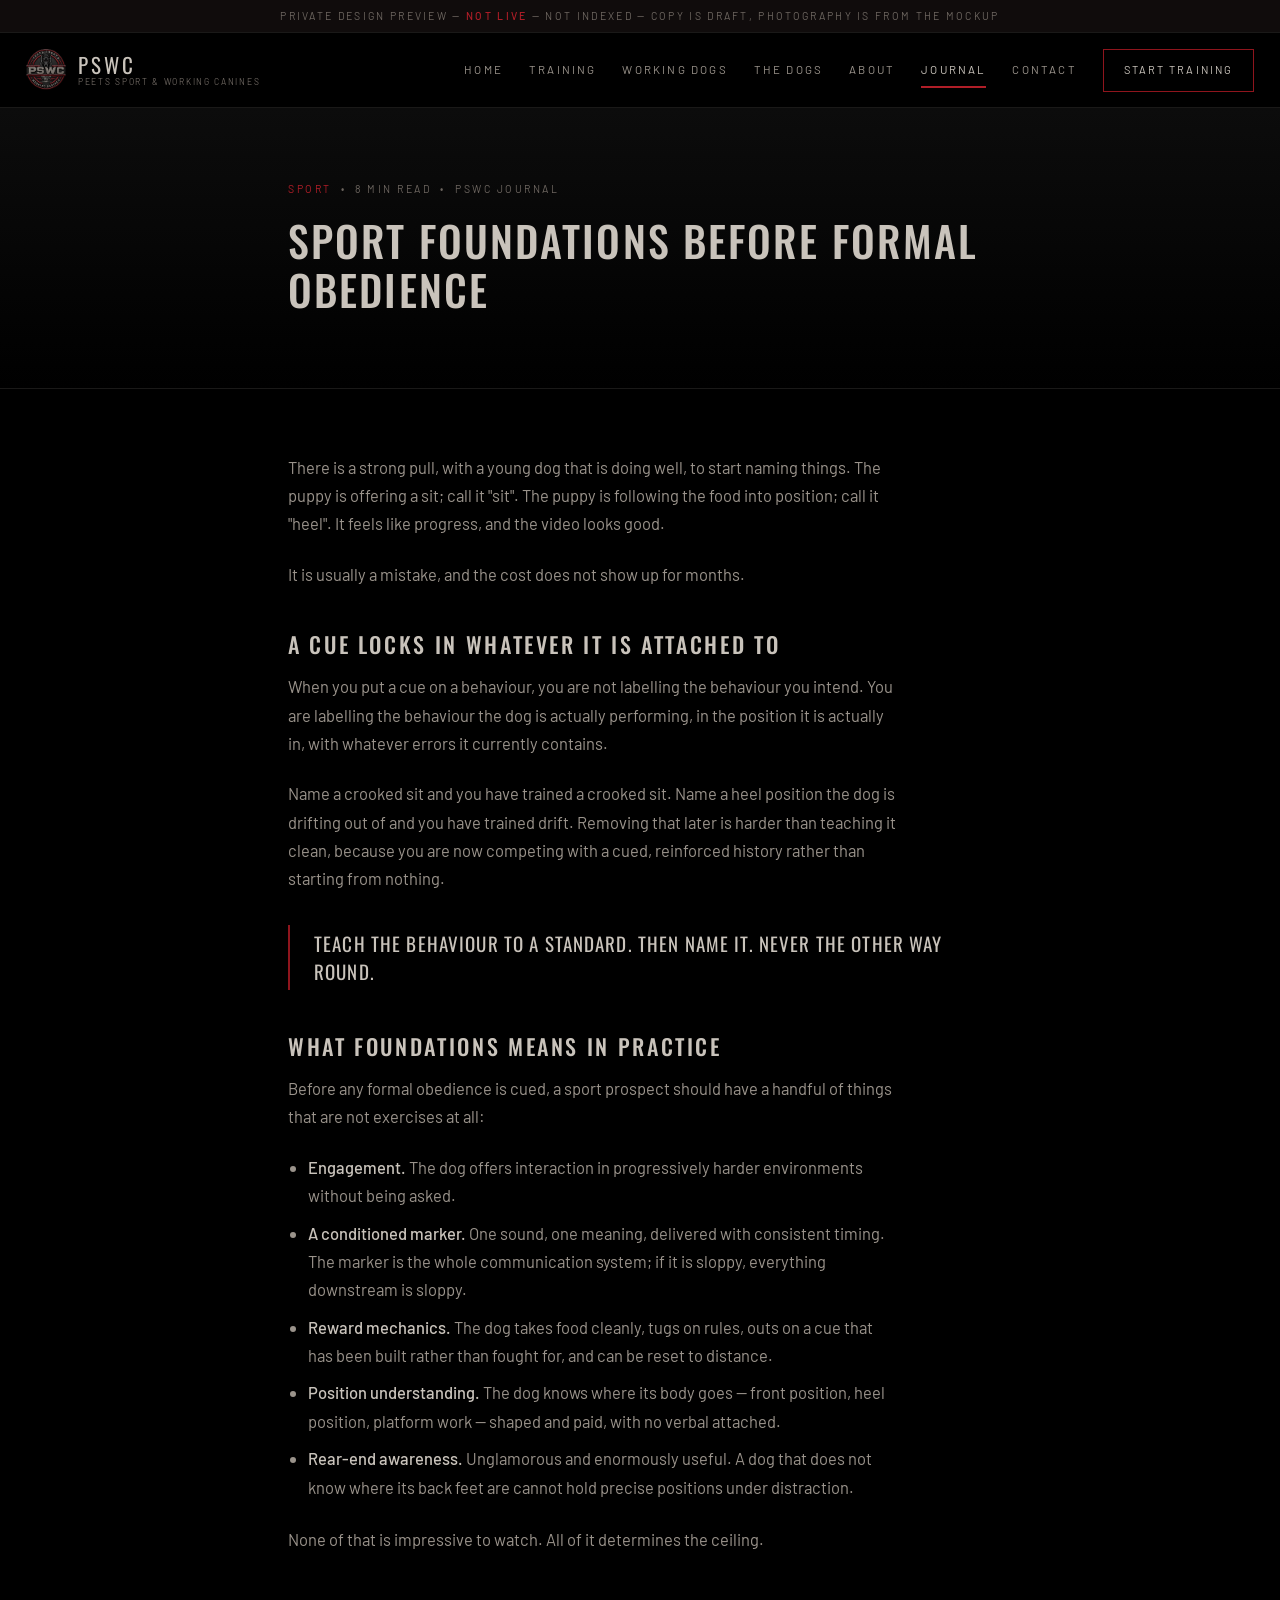
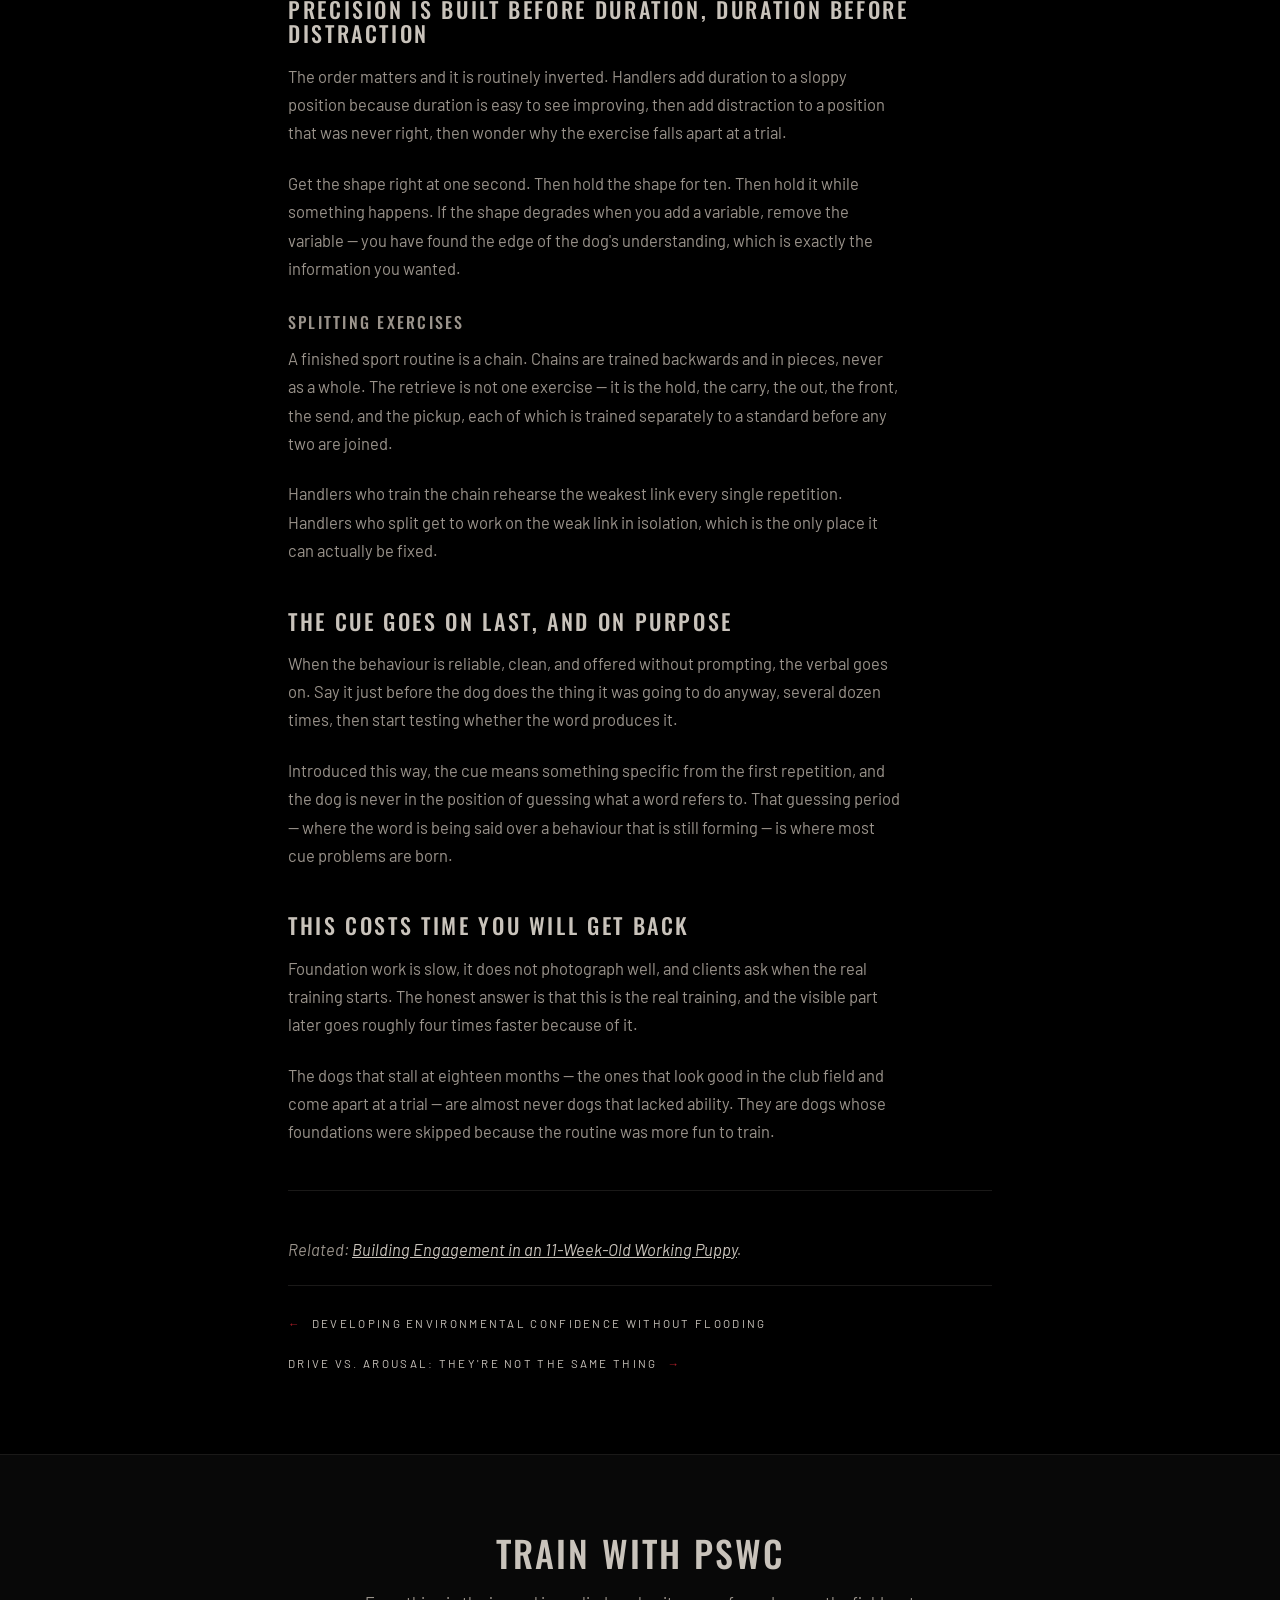
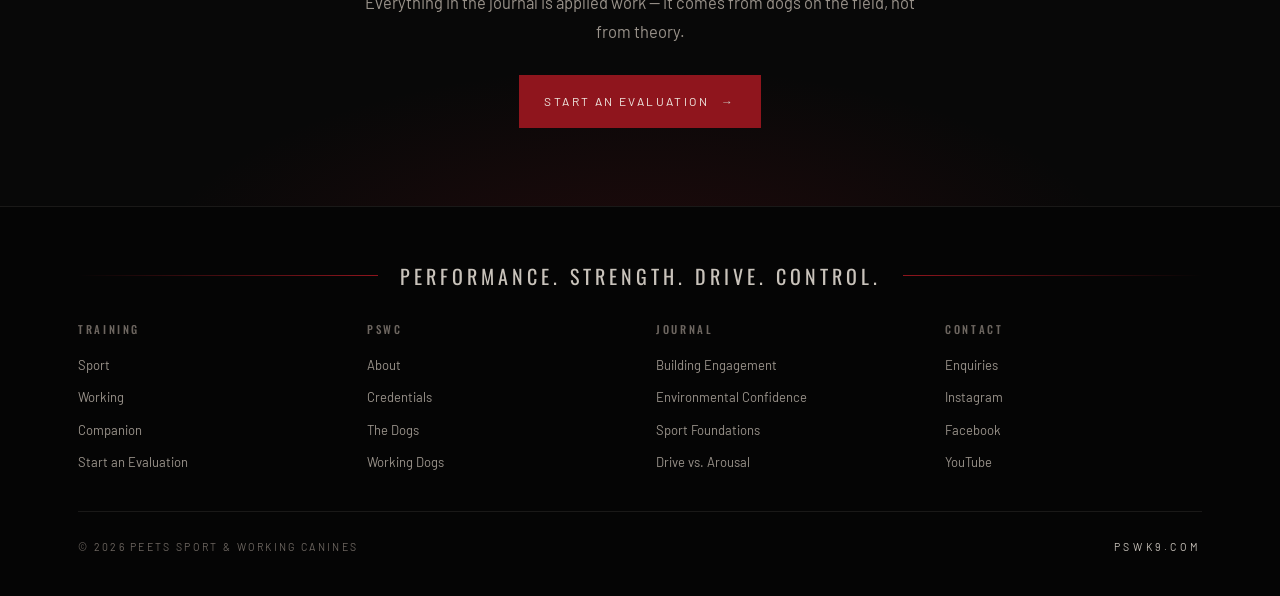
<file: pswc/journal-sport-foundations.html>
<!doctype html>
<html lang="en">
<head>
<meta charset="utf-8">
<meta name="viewport" content="width=device-width, initial-scale=1">
<title>Sport Foundations Before Formal Obedience | PSWC — Peets Sport &amp; Working Canines</title>
<meta name="description" content="Naming a behaviour too early locks in whatever the dog happened to be doing. Foundations first, cues second - and the order is not negotiable.">

<!-- ==== PRIVATE PREVIEW: keep search engines out ==================== -->
<meta name="robots" content="noindex, nofollow, noarchive, nosnippet, noimageindex, notranslate">
<meta name="googlebot" content="noindex, nofollow, noarchive, nosnippet, noimageindex">
<meta name="bingbot" content="noindex, nofollow, noarchive, nosnippet">
<meta name="slurp" content="noindex, nofollow">
<meta name="duckduckbot" content="noindex, nofollow">
<meta name="baiduspider" content="noindex, nofollow">
<meta name="yandex" content="noindex, nofollow">
<meta name="AdsBot-Google" content="noindex, nofollow">
<meta name="GPTBot" content="noindex, nofollow">
<meta name="CCBot" content="noindex, nofollow">
<meta name="ClaudeBot" content="noindex, nofollow">
<meta name="referrer" content="no-referrer">
<!-- No Open Graph / Twitter cards on purpose: nothing to unfurl in link previews. -->
<!-- ================================================================== -->

<link rel="icon" href="assets/img/favicon.png" type="image/png">
<link rel="preconnect" href="https://fonts.googleapis.com">
<link rel="preconnect" href="https://fonts.gstatic.com" crossorigin>
<link href="https://fonts.googleapis.com/css2?family=Oswald:wght@300;400;500;600&family=Barlow:wght@300;400;500;600&display=swap" rel="stylesheet">
<link rel="stylesheet" href="assets/css/site.css?v=5">
</head>
<body>

<!-- Delete this strip before the site goes live -->
<div class="preview-strip">Private design preview &mdash; <b>not live</b> &mdash; not indexed &mdash; copy is draft, photography is from the mockup</div>

<header class="nav">
  <div class="nav-inner">
    <a class="brand" href="index.html">
      <img src="assets/img/pswc-mark.png" alt="PSWC seal">
      <span class="brand-text">
        <span class="b1">PSWC</span>
        <span class="b2">Peets Sport &amp; Working Canines</span>
      </span>
    </a>
    <button class="nav-toggle" aria-expanded="false" aria-controls="navLinks">Menu</button>
    <nav class="nav-links" id="navLinks">
      <a href="index.html">Home</a>
      <a href="training.html">Training</a>
      <a href="working-dogs.html">Working Dogs</a>
      <a href="the-dogs.html">The Dogs</a>
      <a href="about.html">About</a>
      <a href="journal.html" class="is-active">Journal</a>
      <a href="contact.html">Contact</a>
      <a href="contact.html" class="nav-cta">Start Training</a>
    </nav>
  </div>
</header>

<main>

  <section class="article-head">
    <div class="wrap-narrow">
      <div class="meta" style="margin-bottom:18px"><em>Sport</em> &nbsp;&bull;&nbsp; 8 min read &nbsp;&bull;&nbsp; PSWC Journal</div>
      <h1>Sport Foundations Before Formal Obedience</h1>
    </div>
  </section>

  <article class="prose">
    <div class="wrap-narrow">

      <p>There is a strong pull, with a young dog that is doing well, to start naming things. The puppy is offering a sit; call it "sit". The puppy is following the food into position; call it "heel". It feels like progress, and the video looks good.</p>

      <p>It is usually a mistake, and the cost does not show up for months.</p>

      <h2>A cue locks in whatever it is attached to</h2>

      <p>When you put a cue on a behaviour, you are not labelling the behaviour you intend. You are labelling the behaviour the dog is actually performing, in the position it is actually in, with whatever errors it currently contains.</p>

      <p>Name a crooked sit and you have trained a crooked sit. Name a heel position the dog is drifting out of and you have trained drift. Removing that later is harder than teaching it clean, because you are now competing with a cued, reinforced history rather than starting from nothing.</p>

      <blockquote>Teach the behaviour to a standard. Then name it. Never the other way round.</blockquote>

      <h2>What foundations means in practice</h2>

      <p>Before any formal obedience is cued, a sport prospect should have a handful of things that are not exercises at all:</p>

      <ul>
        <li><strong>Engagement.</strong> The dog offers interaction in progressively harder environments without being asked.</li>
        <li><strong>A conditioned marker.</strong> One sound, one meaning, delivered with consistent timing. The marker is the whole communication system; if it is sloppy, everything downstream is sloppy.</li>
        <li><strong>Reward mechanics.</strong> The dog takes food cleanly, tugs on rules, outs on a cue that has been built rather than fought for, and can be reset to distance.</li>
        <li><strong>Position understanding.</strong> The dog knows where its body goes &mdash; front position, heel position, platform work &mdash; shaped and paid, with no verbal attached.</li>
        <li><strong>Rear-end awareness.</strong> Unglamorous and enormously useful. A dog that does not know where its back feet are cannot hold precise positions under distraction.</li>
      </ul>

      <p>None of that is impressive to watch. All of it determines the ceiling.</p>

      <h2>Precision is built before duration, duration before distraction</h2>

      <p>The order matters and it is routinely inverted. Handlers add duration to a sloppy position because duration is easy to see improving, then add distraction to a position that was never right, then wonder why the exercise falls apart at a trial.</p>

      <p>Get the shape right at one second. Then hold the shape for ten. Then hold it while something happens. If the shape degrades when you add a variable, remove the variable &mdash; you have found the edge of the dog's understanding, which is exactly the information you wanted.</p>

      <h3>Splitting exercises</h3>

      <p>A finished sport routine is a chain. Chains are trained backwards and in pieces, never as a whole. The retrieve is not one exercise &mdash; it is the hold, the carry, the out, the front, the send, and the pickup, each of which is trained separately to a standard before any two are joined.</p>

      <p>Handlers who train the chain rehearse the weakest link every single repetition. Handlers who split get to work on the weak link in isolation, which is the only place it can actually be fixed.</p>

      <h2>The cue goes on last, and on purpose</h2>

      <p>When the behaviour is reliable, clean, and offered without prompting, the verbal goes on. Say it just before the dog does the thing it was going to do anyway, several dozen times, then start testing whether the word produces it.</p>

      <p>Introduced this way, the cue means something specific from the first repetition, and the dog is never in the position of guessing what a word refers to. That guessing period &mdash; where the word is being said over a behaviour that is still forming &mdash; is where most cue problems are born.</p>

      <h2>This costs time you will get back</h2>

      <p>Foundation work is slow, it does not photograph well, and clients ask when the real training starts. The honest answer is that this is the real training, and the visible part later goes roughly four times faster because of it.</p>

      <p>The dogs that stall at eighteen months &mdash; the ones that look good in the club field and come apart at a trial &mdash; are almost never dogs that lacked ability. They are dogs whose foundations were skipped because the routine was more fun to train.</p>

      <hr>

      <p><em>Related: <a href="journal-engagement.html" style="color:#c9c3bb">Building Engagement in an 11-Week-Old Working Puppy</a>.</em></p>

      <div class="article-nav">
        <a class="link-more" href="journal-environmental-confidence.html"><span class="arw">&larr;</span> Developing Environmental Confidence Without Flooding</a>
        <a class="link-more" href="journal-drive-vs-arousal.html">Drive vs. Arousal: They're Not the Same Thing <span class="arw">&rarr;</span></a>
      </div>
    </div>
  </article>

  <div class="cta-band">
    <div class="wrap">
      <h2>Train with PSWC</h2>
      <p>Everything in the journal is applied work &mdash; it comes from dogs on the field, not from theory.</p>
      <a class="btn btn-primary" href="contact.html">Start an Evaluation <span class="arw">&rarr;</span></a>
    </div>
  </div>

</main>

  <footer class="footer">
    <div class="wrap">
      <div class="footer-rule">
        <span></span>
        <p>Performance. Strength. Drive. Control.</p>
        <span></span>
      </div>
      <div class="footer-cols">
        <div>
          <h4>Training</h4>
          <a href="training.html">Sport</a>
          <a href="training.html#working">Working</a>
          <a href="training.html#companion">Companion</a>
          <a href="contact.html">Start an Evaluation</a>
        </div>
        <div>
          <h4>PSWC</h4>
          <a href="about.html">About</a>
          <a href="about.html#credentials">Credentials</a>
          <a href="the-dogs.html">The Dogs</a>
          <a href="working-dogs.html">Working Dogs</a>
        </div>
        <div>
          <h4>Journal</h4>
          <a href="journal-engagement.html">Building Engagement</a>
          <a href="journal-environmental-confidence.html">Environmental Confidence</a>
          <a href="journal-sport-foundations.html">Sport Foundations</a>
          <a href="journal-drive-vs-arousal.html">Drive vs. Arousal</a>
        </div>
        <div>
          <h4>Contact</h4>
          <a href="contact.html">Enquiries</a>
          <a href="#" data-slot="instagram">Instagram</a>
          <a href="#" data-slot="facebook">Facebook</a>
          <a href="#" data-slot="youtube">YouTube</a>
        </div>
      </div>
      <div class="footer-base">
        <div>&copy; 2026 Peets Sport &amp; Working Canines</div>
        <div class="dom">PSWK9.COM</div>
      </div>
    </div>
  </footer>

  <script>
    document.querySelector('.nav-toggle').addEventListener('click', function () {
      var links = document.getElementById('navLinks');
      var open = links.classList.toggle('is-open');
      this.setAttribute('aria-expanded', open ? 'true' : 'false');
    });
  </script>

</body>
</html>
</file>
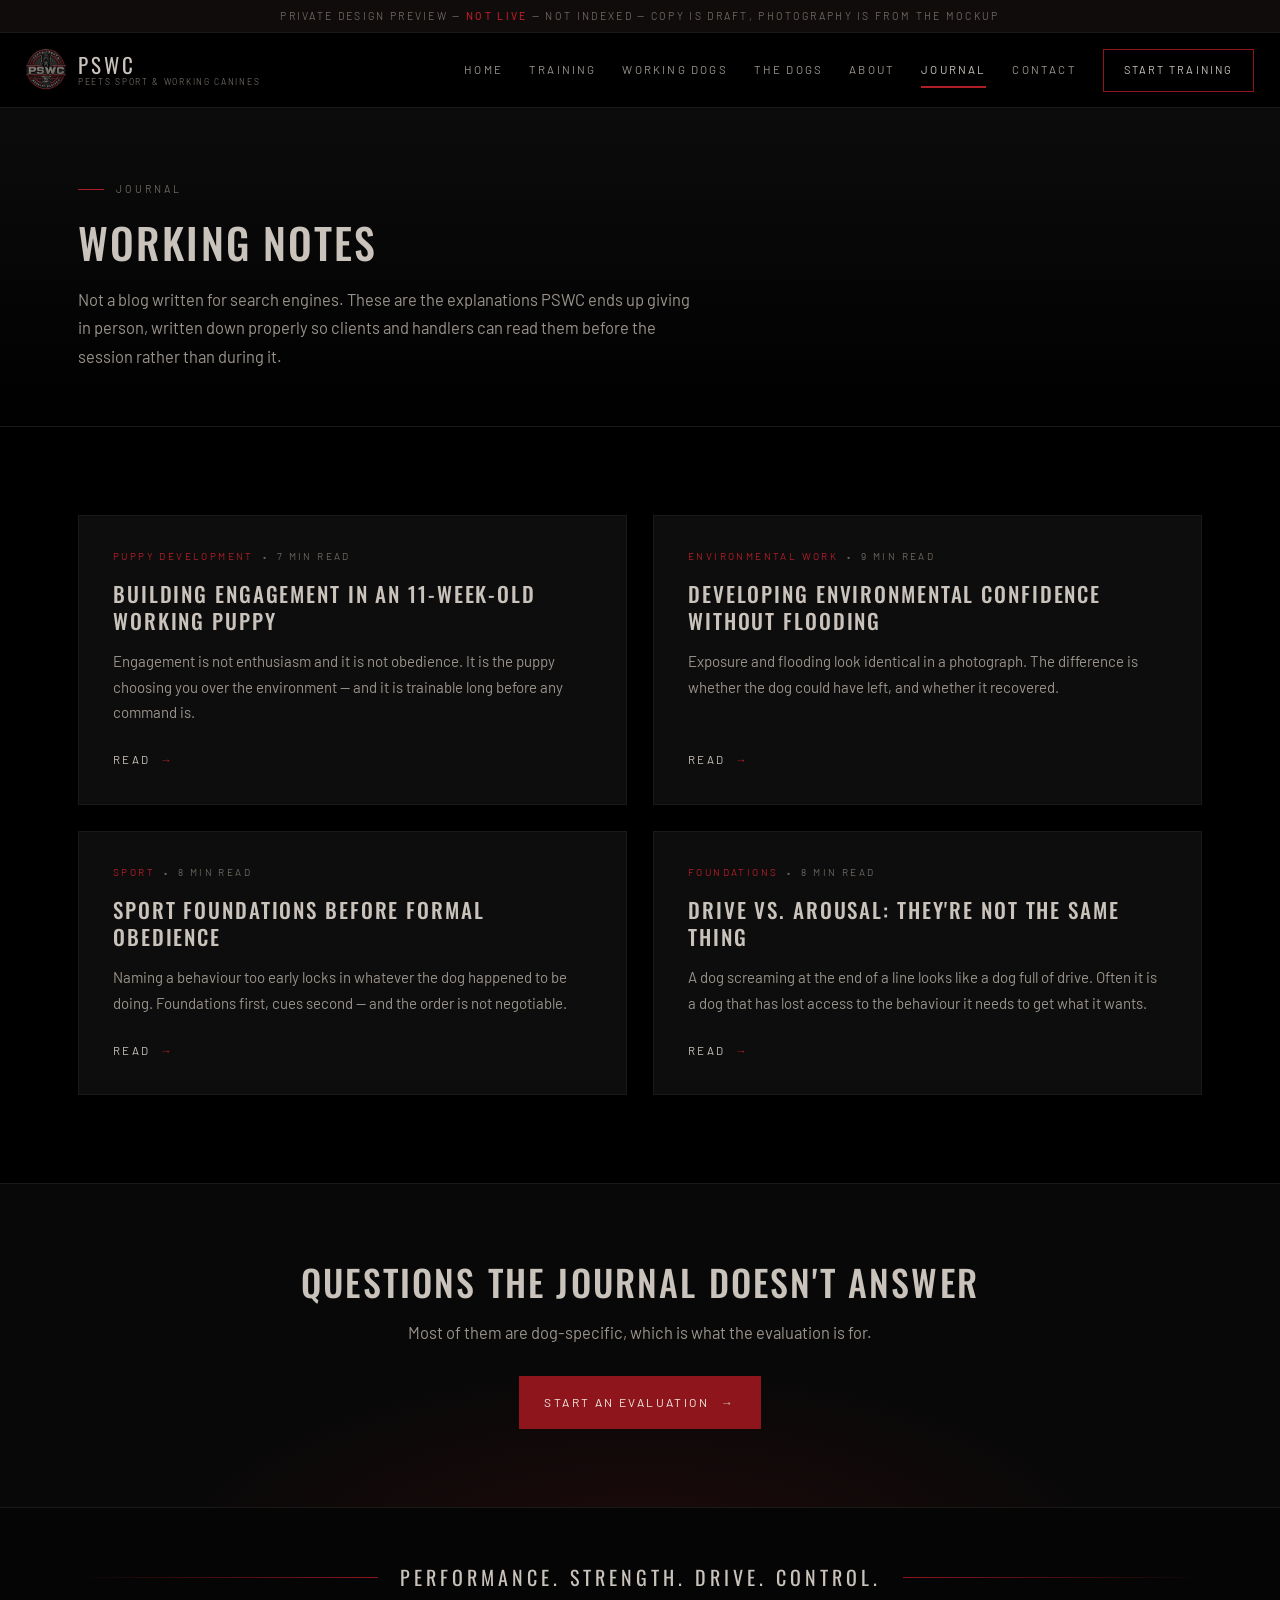
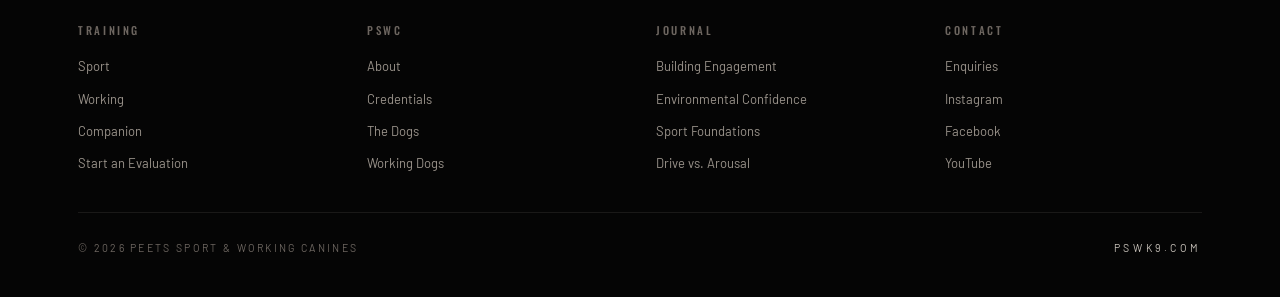
<file: pswc/journal.html>
<!doctype html>
<html lang="en">
<head>
<meta charset="utf-8">
<meta name="viewport" content="width=device-width, initial-scale=1">
<title>Journal | PSWC — Peets Sport &amp; Working Canines</title>
<meta name="description" content="Working notes on engagement, environmental confidence, sport foundations and drive.">

<!-- ==== PRIVATE PREVIEW: keep search engines out ==================== -->
<meta name="robots" content="noindex, nofollow, noarchive, nosnippet, noimageindex, notranslate">
<meta name="googlebot" content="noindex, nofollow, noarchive, nosnippet, noimageindex">
<meta name="bingbot" content="noindex, nofollow, noarchive, nosnippet">
<meta name="slurp" content="noindex, nofollow">
<meta name="duckduckbot" content="noindex, nofollow">
<meta name="baiduspider" content="noindex, nofollow">
<meta name="yandex" content="noindex, nofollow">
<meta name="AdsBot-Google" content="noindex, nofollow">
<meta name="GPTBot" content="noindex, nofollow">
<meta name="CCBot" content="noindex, nofollow">
<meta name="ClaudeBot" content="noindex, nofollow">
<meta name="referrer" content="no-referrer">
<!-- No Open Graph / Twitter cards on purpose: nothing to unfurl in link previews. -->
<!-- ================================================================== -->

<link rel="icon" href="assets/img/favicon.png" type="image/png">
<link rel="preconnect" href="https://fonts.googleapis.com">
<link rel="preconnect" href="https://fonts.gstatic.com" crossorigin>
<link href="https://fonts.googleapis.com/css2?family=Oswald:wght@300;400;500;600&family=Barlow:wght@300;400;500;600&display=swap" rel="stylesheet">
<link rel="stylesheet" href="assets/css/site.css?v=5">
</head>
<body>

<!-- Delete this strip before the site goes live -->
<div class="preview-strip">Private design preview &mdash; <b>not live</b> &mdash; not indexed &mdash; copy is draft, photography is from the mockup</div>

<header class="nav">
  <div class="nav-inner">
    <a class="brand" href="index.html">
      <img src="assets/img/pswc-mark.png" alt="PSWC seal">
      <span class="brand-text">
        <span class="b1">PSWC</span>
        <span class="b2">Peets Sport &amp; Working Canines</span>
      </span>
    </a>
    <button class="nav-toggle" aria-expanded="false" aria-controls="navLinks">Menu</button>
    <nav class="nav-links" id="navLinks">
      <a href="index.html">Home</a>
      <a href="training.html">Training</a>
      <a href="working-dogs.html">Working Dogs</a>
      <a href="the-dogs.html">The Dogs</a>
      <a href="about.html">About</a>
      <a href="journal.html" class="is-active">Journal</a>
      <a href="contact.html">Contact</a>
      <a href="contact.html" class="nav-cta">Start Training</a>
    </nav>
  </div>
</header>

<main>

  <section class="article-head">
    <div class="wrap">
      <div class="eyebrow">Journal</div>
      <h1>Working notes</h1>
      <p style="max-width:68ch;margin:18px 0 0">Not a blog written for search engines. These are the explanations PSWC ends up giving in person, written down properly so clients and handlers can read them before the session rather than during it.</p>
    </div>
  </section>

  <section>
    <div class="wrap">
      <div class="posts">
        <a class="post" href="journal-engagement.html">
          <div class="meta"><em>Puppy Development</em> &nbsp;&bull;&nbsp; 7 min read</div>
          <h3>Building Engagement in an 11-Week-Old Working Puppy</h3>
          <p>Engagement is not enthusiasm and it is not obedience. It is the puppy choosing you over the environment &mdash; and it is trainable long before any command is.</p>
          <span class="link-more">Read <span class="arw">&rarr;</span></span>
        </a>
        <a class="post" href="journal-environmental-confidence.html">
          <div class="meta"><em>Environmental Work</em> &nbsp;&bull;&nbsp; 9 min read</div>
          <h3>Developing Environmental Confidence Without Flooding</h3>
          <p>Exposure and flooding look identical in a photograph. The difference is whether the dog could have left, and whether it recovered.</p>
          <span class="link-more">Read <span class="arw">&rarr;</span></span>
        </a>
        <a class="post" href="journal-sport-foundations.html">
          <div class="meta"><em>Sport</em> &nbsp;&bull;&nbsp; 8 min read</div>
          <h3>Sport Foundations Before Formal Obedience</h3>
          <p>Naming a behaviour too early locks in whatever the dog happened to be doing. Foundations first, cues second &mdash; and the order is not negotiable.</p>
          <span class="link-more">Read <span class="arw">&rarr;</span></span>
        </a>
        <a class="post" href="journal-drive-vs-arousal.html">
          <div class="meta"><em>Foundations</em> &nbsp;&bull;&nbsp; 8 min read</div>
          <h3>Drive vs. Arousal: They're Not the Same Thing</h3>
          <p>A dog screaming at the end of a line looks like a dog full of drive. Often it is a dog that has lost access to the behaviour it needs to get what it wants.</p>
          <span class="link-more">Read <span class="arw">&rarr;</span></span>
        </a>
      </div>
    </div>
  </section>

  <div class="cta-band">
    <div class="wrap">
      <h2>Questions the journal doesn't answer</h2>
      <p>Most of them are dog-specific, which is what the evaluation is for.</p>
      <a class="btn btn-primary" href="contact.html">Start an Evaluation <span class="arw">&rarr;</span></a>
    </div>
  </div>

</main>

  <footer class="footer">
    <div class="wrap">
      <div class="footer-rule">
        <span></span>
        <p>Performance. Strength. Drive. Control.</p>
        <span></span>
      </div>
      <div class="footer-cols">
        <div>
          <h4>Training</h4>
          <a href="training.html">Sport</a>
          <a href="training.html#working">Working</a>
          <a href="training.html#companion">Companion</a>
          <a href="contact.html">Start an Evaluation</a>
        </div>
        <div>
          <h4>PSWC</h4>
          <a href="about.html">About</a>
          <a href="about.html#credentials">Credentials</a>
          <a href="the-dogs.html">The Dogs</a>
          <a href="working-dogs.html">Working Dogs</a>
        </div>
        <div>
          <h4>Journal</h4>
          <a href="journal-engagement.html">Building Engagement</a>
          <a href="journal-environmental-confidence.html">Environmental Confidence</a>
          <a href="journal-sport-foundations.html">Sport Foundations</a>
          <a href="journal-drive-vs-arousal.html">Drive vs. Arousal</a>
        </div>
        <div>
          <h4>Contact</h4>
          <a href="contact.html">Enquiries</a>
          <a href="#" data-slot="instagram">Instagram</a>
          <a href="#" data-slot="facebook">Facebook</a>
          <a href="#" data-slot="youtube">YouTube</a>
        </div>
      </div>
      <div class="footer-base">
        <div>&copy; 2026 Peets Sport &amp; Working Canines</div>
        <div class="dom">PSWK9.COM</div>
      </div>
    </div>
  </footer>

  <script>
    document.querySelector('.nav-toggle').addEventListener('click', function () {
      var links = document.getElementById('navLinks');
      var open = links.classList.toggle('is-open');
      this.setAttribute('aria-expanded', open ? 'true' : 'false');
    });
  </script>

</body>
</html>
</file>
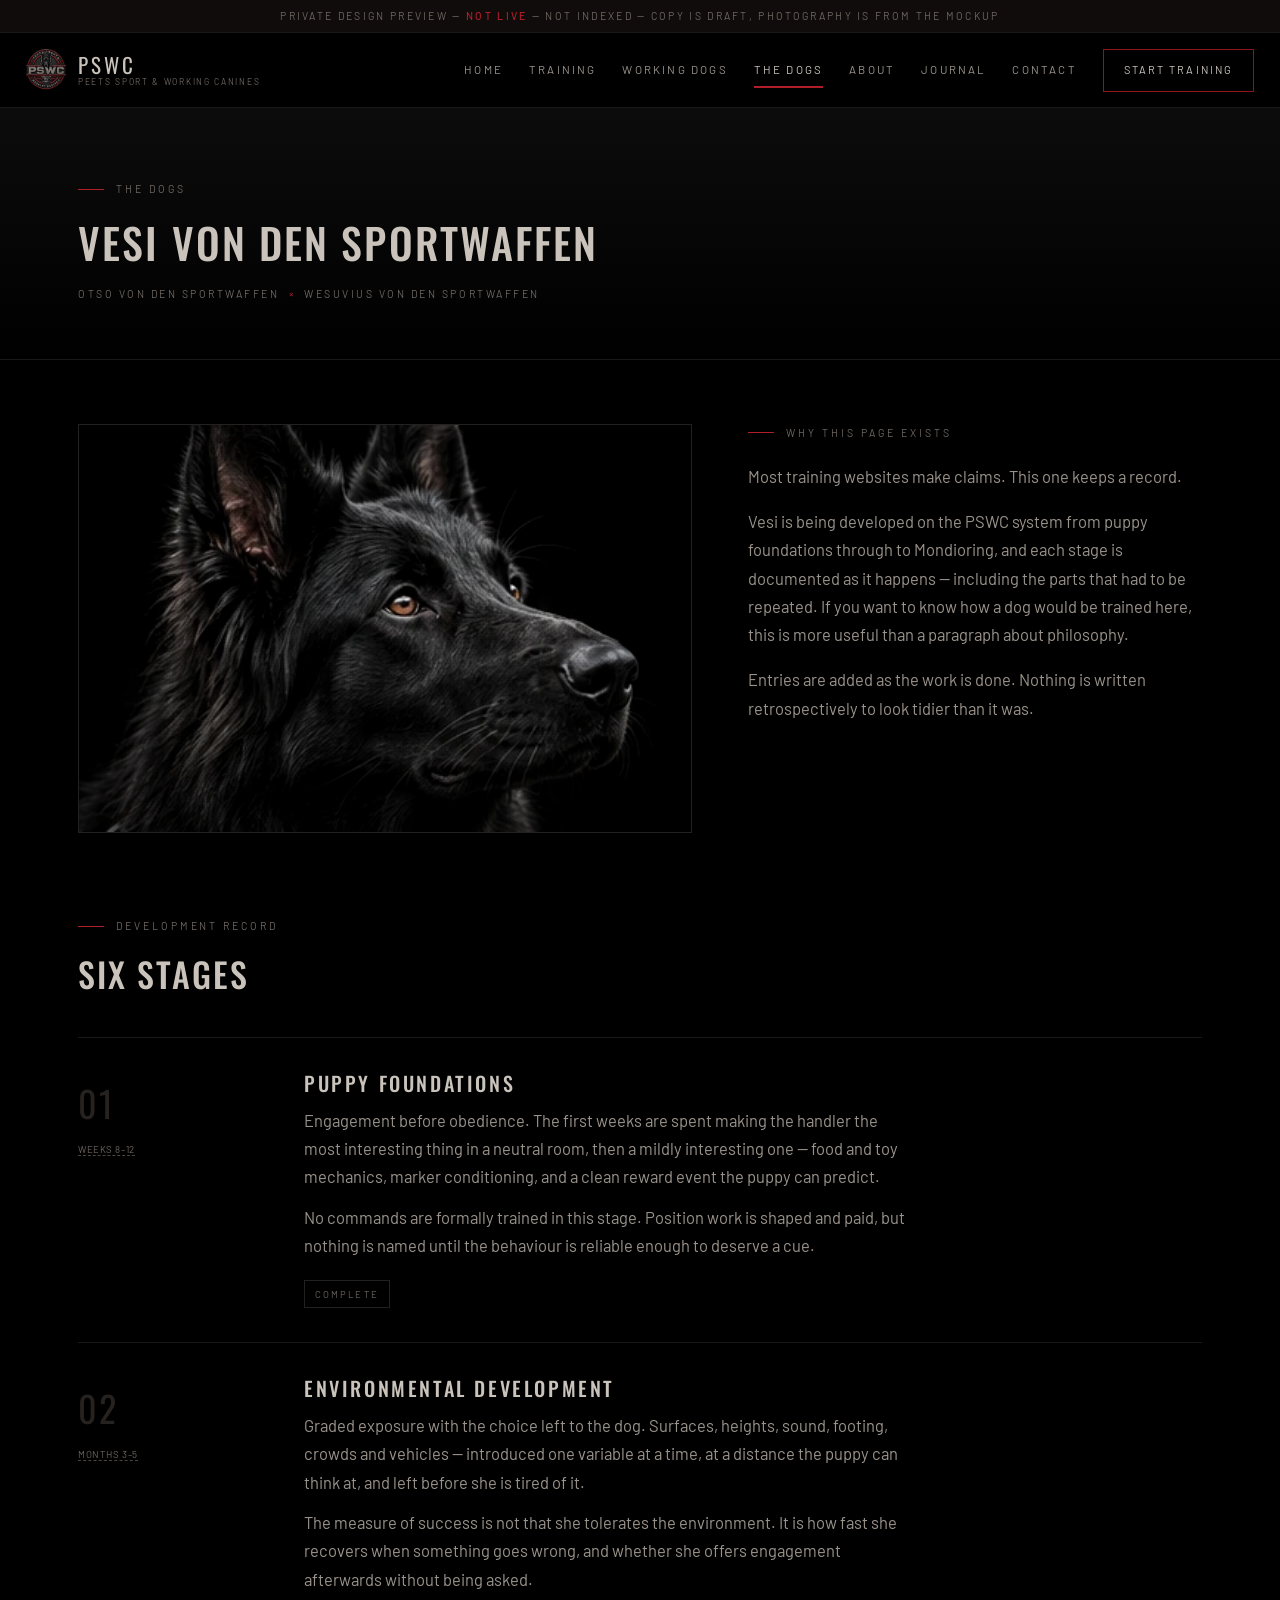
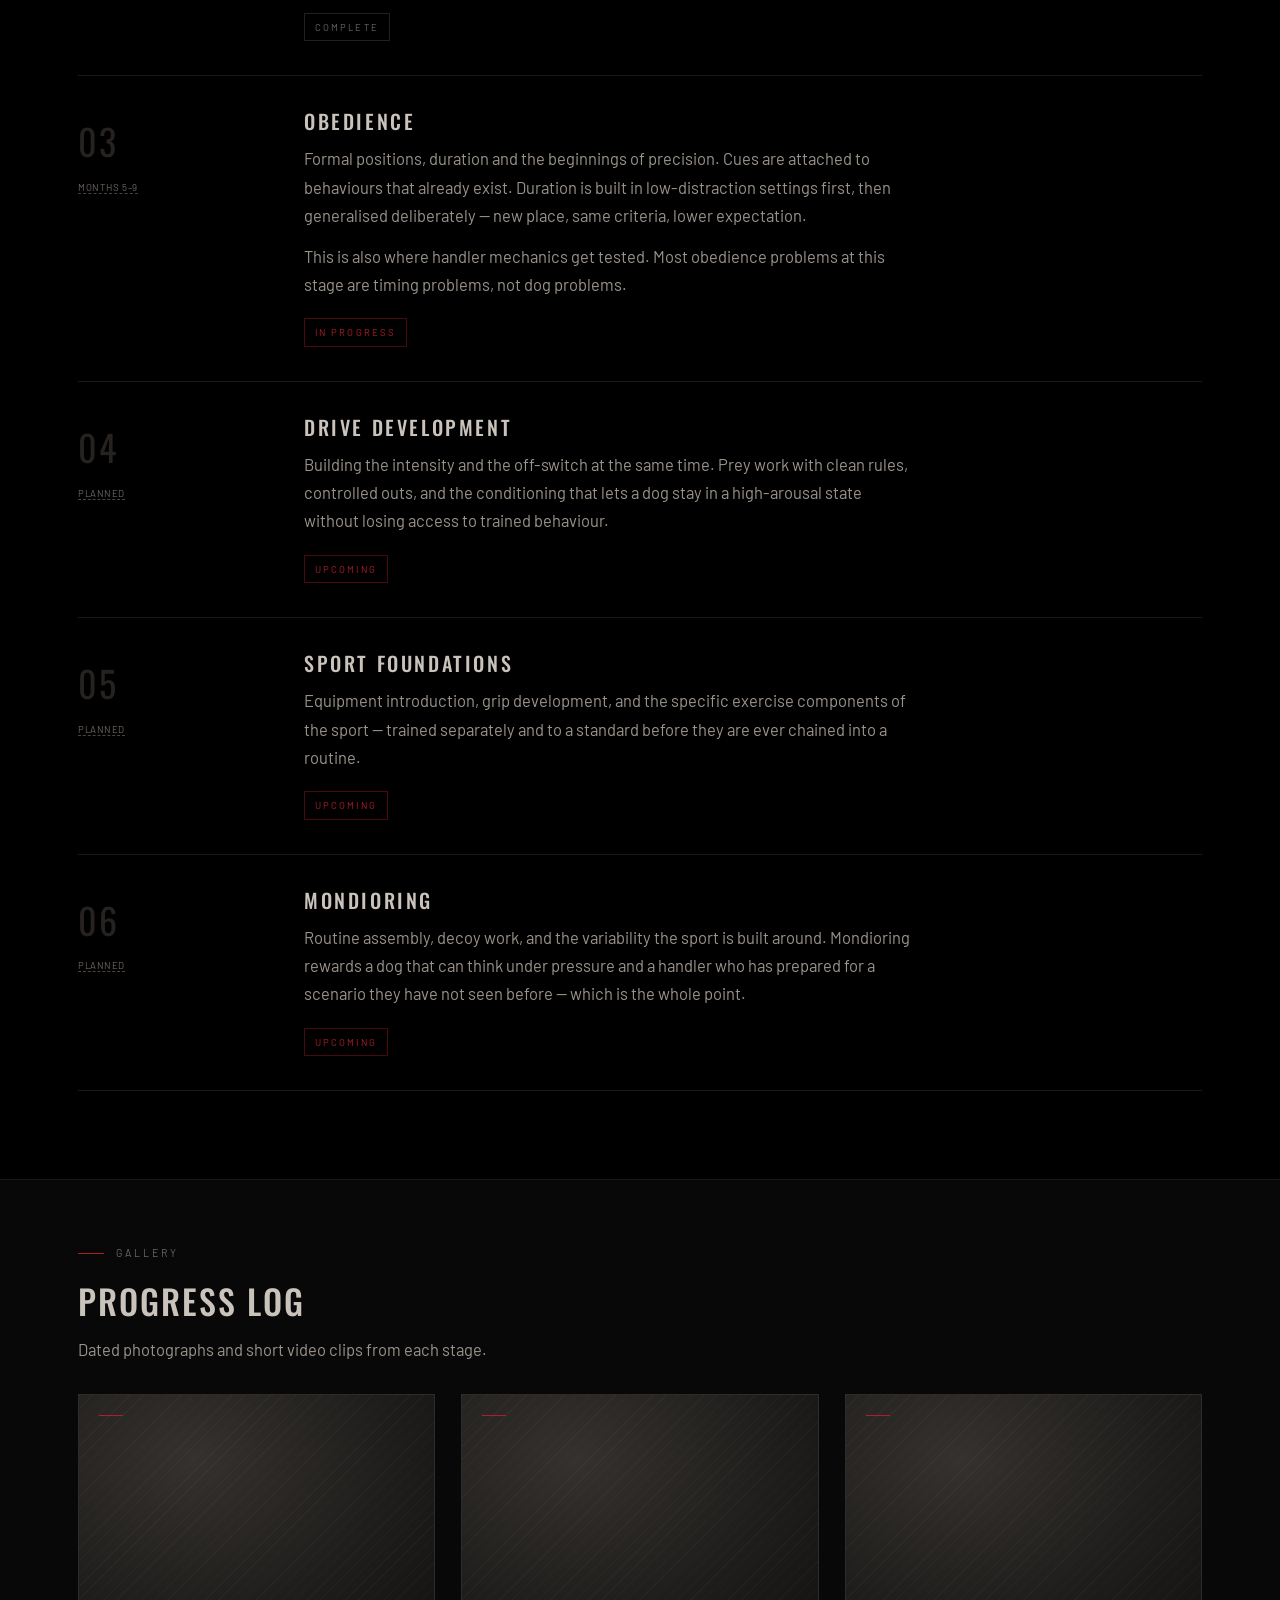
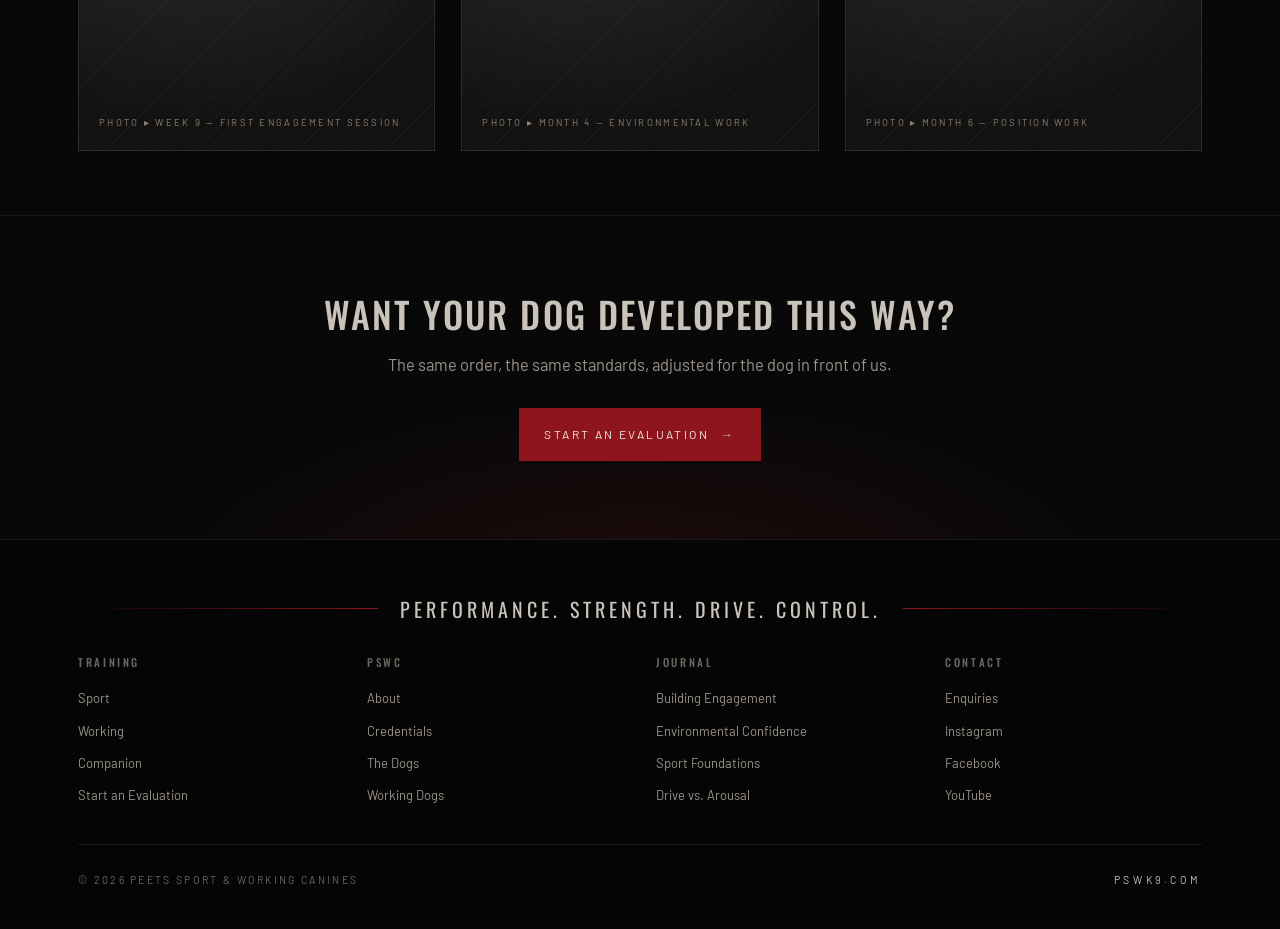
<file: pswc/the-dogs.html>
<!doctype html>
<html lang="en">
<head>
<meta charset="utf-8">
<meta name="viewport" content="width=device-width, initial-scale=1">
<title>The Dogs | PSWC — Peets Sport &amp; Working Canines</title>
<meta name="description" content="Vesi von den Sportwaffen — a documented development record from puppy foundations to Mondioring.">

<!-- ==== PRIVATE PREVIEW: keep search engines out ==================== -->
<meta name="robots" content="noindex, nofollow, noarchive, nosnippet, noimageindex, notranslate">
<meta name="googlebot" content="noindex, nofollow, noarchive, nosnippet, noimageindex">
<meta name="bingbot" content="noindex, nofollow, noarchive, nosnippet">
<meta name="slurp" content="noindex, nofollow">
<meta name="duckduckbot" content="noindex, nofollow">
<meta name="baiduspider" content="noindex, nofollow">
<meta name="yandex" content="noindex, nofollow">
<meta name="AdsBot-Google" content="noindex, nofollow">
<meta name="GPTBot" content="noindex, nofollow">
<meta name="CCBot" content="noindex, nofollow">
<meta name="ClaudeBot" content="noindex, nofollow">
<meta name="referrer" content="no-referrer">
<!-- No Open Graph / Twitter cards on purpose: nothing to unfurl in link previews. -->
<!-- ================================================================== -->

<link rel="icon" href="assets/img/favicon.png" type="image/png">
<link rel="preconnect" href="https://fonts.googleapis.com">
<link rel="preconnect" href="https://fonts.gstatic.com" crossorigin>
<link href="https://fonts.googleapis.com/css2?family=Oswald:wght@300;400;500;600&family=Barlow:wght@300;400;500;600&display=swap" rel="stylesheet">
<link rel="stylesheet" href="assets/css/site.css?v=5">
</head>
<body>

<!-- Delete this strip before the site goes live -->
<div class="preview-strip">Private design preview &mdash; <b>not live</b> &mdash; not indexed &mdash; copy is draft, photography is from the mockup</div>

<header class="nav">
  <div class="nav-inner">
    <a class="brand" href="index.html">
      <img src="assets/img/pswc-mark.png" alt="PSWC seal">
      <span class="brand-text">
        <span class="b1">PSWC</span>
        <span class="b2">Peets Sport &amp; Working Canines</span>
      </span>
    </a>
    <button class="nav-toggle" aria-expanded="false" aria-controls="navLinks">Menu</button>
    <nav class="nav-links" id="navLinks">
      <a href="index.html">Home</a>
      <a href="training.html">Training</a>
      <a href="working-dogs.html">Working Dogs</a>
      <a href="the-dogs.html" class="is-active">The Dogs</a>
      <a href="about.html">About</a>
      <a href="journal.html">Journal</a>
      <a href="contact.html">Contact</a>
      <a href="contact.html" class="nav-cta">Start Training</a>
    </nav>
  </div>
</header>

<main>

  <section class="article-head">
    <div class="wrap">
      <div class="eyebrow">The Dogs</div>
      <h1>Vesi von den Sportwaffen</h1>
      <div class="meta" style="margin-top:14px">Otso von den Sportwaffen &nbsp;<em>&times;</em>&nbsp; Wesuvius von den Sportwaffen</div>
    </div>
  </section>

  <section class="tight">
    <div class="wrap">
      <div class="split wide-left" style="align-items:start">
        <div class="shot ratio-3x2"><picture><source srcset="assets/img/vesi-portrait.webp" type="image/webp"><img src="assets/img/vesi-portrait.jpg" alt="Vesi von den Sportwaffen — black-background portrait" loading="lazy" decoding="async"></picture></div>
        <div>
          <div class="eyebrow">Why this page exists</div>
          <p>Most training websites make claims. This one keeps a record.</p>
          <p>Vesi is being developed on the PSWC system from puppy foundations through to Mondioring, and each stage is documented as it happens &mdash; including the parts that had to be repeated. If you want to know how a dog would be trained here, this is more useful than a paragraph about philosophy.</p>
          <p>Entries are added as the work is done. Nothing is written retrospectively to look tidier than it was.</p>
        </div>
      </div>
    </div>
  </section>

  <section style="padding-top:20px">
    <div class="wrap">
      <div class="section-head">
        <div class="eyebrow">Development record</div>
        <h2>Six stages</h2>
      </div>

      <div class="stage">
        <div class="stage-meta">
          <span class="num">01</span>
          <span class="when"><span class="tbc">Weeks 8&ndash;12</span></span>
        </div>
        <div>
          <h3>Puppy Foundations</h3>
          <p>Engagement before obedience. The first weeks are spent making the handler the most interesting thing in a neutral room, then a mildly interesting one &mdash; food and toy mechanics, marker conditioning, and a clean reward event the puppy can predict.</p>
          <p>No commands are formally trained in this stage. Position work is shaped and paid, but nothing is named until the behaviour is reliable enough to deserve a cue.</p>
          <span class="status done">Complete</span>
        </div>
      </div>

      <div class="stage">
        <div class="stage-meta">
          <span class="num">02</span>
          <span class="when"><span class="tbc">Months 3&ndash;5</span></span>
        </div>
        <div>
          <h3>Environmental Development</h3>
          <p>Graded exposure with the choice left to the dog. Surfaces, heights, sound, footing, crowds and vehicles &mdash; introduced one variable at a time, at a distance the puppy can think at, and left before she is tired of it.</p>
          <p>The measure of success is not that she tolerates the environment. It is how fast she recovers when something goes wrong, and whether she offers engagement afterwards without being asked.</p>
          <span class="status done">Complete</span>
        </div>
      </div>

      <div class="stage">
        <div class="stage-meta">
          <span class="num">03</span>
          <span class="when"><span class="tbc">Months 5&ndash;9</span></span>
        </div>
        <div>
          <h3>Obedience</h3>
          <p>Formal positions, duration and the beginnings of precision. Cues are attached to behaviours that already exist. Duration is built in low-distraction settings first, then generalised deliberately &mdash; new place, same criteria, lower expectation.</p>
          <p>This is also where handler mechanics get tested. Most obedience problems at this stage are timing problems, not dog problems.</p>
          <span class="status">In progress</span>
        </div>
      </div>

      <div class="stage">
        <div class="stage-meta">
          <span class="num">04</span>
          <span class="when"><span class="tbc">Planned</span></span>
        </div>
        <div>
          <h3>Drive Development</h3>
          <p>Building the intensity and the off-switch at the same time. Prey work with clean rules, controlled outs, and the conditioning that lets a dog stay in a high-arousal state without losing access to trained behaviour.</p>
          <span class="status">Upcoming</span>
        </div>
      </div>

      <div class="stage">
        <div class="stage-meta">
          <span class="num">05</span>
          <span class="when"><span class="tbc">Planned</span></span>
        </div>
        <div>
          <h3>Sport Foundations</h3>
          <p>Equipment introduction, grip development, and the specific exercise components of the sport &mdash; trained separately and to a standard before they are ever chained into a routine.</p>
          <span class="status">Upcoming</span>
        </div>
      </div>

      <div class="stage">
        <div class="stage-meta">
          <span class="num">06</span>
          <span class="when"><span class="tbc">Planned</span></span>
        </div>
        <div>
          <h3>Mondioring</h3>
          <p>Routine assembly, decoy work, and the variability the sport is built around. Mondioring rewards a dog that can think under pressure and a handler who has prepared for a scenario they have not seen before &mdash; which is the whole point.</p>
          <span class="status">Upcoming</span>
        </div>
      </div>

    </div>
  </section>

  <section class="tight" style="background:#080808;border-top:1px solid #1a1918">
    <div class="wrap">
      <div class="section-head" style="margin-bottom:30px">
        <div class="eyebrow">Gallery</div>
        <h2>Progress log</h2>
        <p>Dated photographs and short video clips from each stage.</p>
      </div>
      <div class="cards">
        <div class="plate ratio-1x1"><span class="slot">Photo &#9656; Week 9 &mdash; first engagement session</span></div>
        <div class="plate ratio-1x1"><span class="slot">Photo &#9656; Month 4 &mdash; environmental work</span></div>
        <div class="plate ratio-1x1"><span class="slot">Photo &#9656; Month 6 &mdash; position work</span></div>
      </div>
    </div>
  </section>

  <div class="cta-band">
    <div class="wrap">
      <h2>Want your dog developed this way?</h2>
      <p>The same order, the same standards, adjusted for the dog in front of us.</p>
      <a class="btn btn-primary" href="contact.html">Start an Evaluation <span class="arw">&rarr;</span></a>
    </div>
  </div>

</main>

  <footer class="footer">
    <div class="wrap">
      <div class="footer-rule">
        <span></span>
        <p>Performance. Strength. Drive. Control.</p>
        <span></span>
      </div>
      <div class="footer-cols">
        <div>
          <h4>Training</h4>
          <a href="training.html">Sport</a>
          <a href="training.html#working">Working</a>
          <a href="training.html#companion">Companion</a>
          <a href="contact.html">Start an Evaluation</a>
        </div>
        <div>
          <h4>PSWC</h4>
          <a href="about.html">About</a>
          <a href="about.html#credentials">Credentials</a>
          <a href="the-dogs.html">The Dogs</a>
          <a href="working-dogs.html">Working Dogs</a>
        </div>
        <div>
          <h4>Journal</h4>
          <a href="journal-engagement.html">Building Engagement</a>
          <a href="journal-environmental-confidence.html">Environmental Confidence</a>
          <a href="journal-sport-foundations.html">Sport Foundations</a>
          <a href="journal-drive-vs-arousal.html">Drive vs. Arousal</a>
        </div>
        <div>
          <h4>Contact</h4>
          <a href="contact.html">Enquiries</a>
          <a href="#" data-slot="instagram">Instagram</a>
          <a href="#" data-slot="facebook">Facebook</a>
          <a href="#" data-slot="youtube">YouTube</a>
        </div>
      </div>
      <div class="footer-base">
        <div>&copy; 2026 Peets Sport &amp; Working Canines</div>
        <div class="dom">PSWK9.COM</div>
      </div>
    </div>
  </footer>

  <script>
    document.querySelector('.nav-toggle').addEventListener('click', function () {
      var links = document.getElementById('navLinks');
      var open = links.classList.toggle('is-open');
      this.setAttribute('aria-expanded', open ? 'true' : 'false');
    });
  </script>

</body>
</html>
</file>
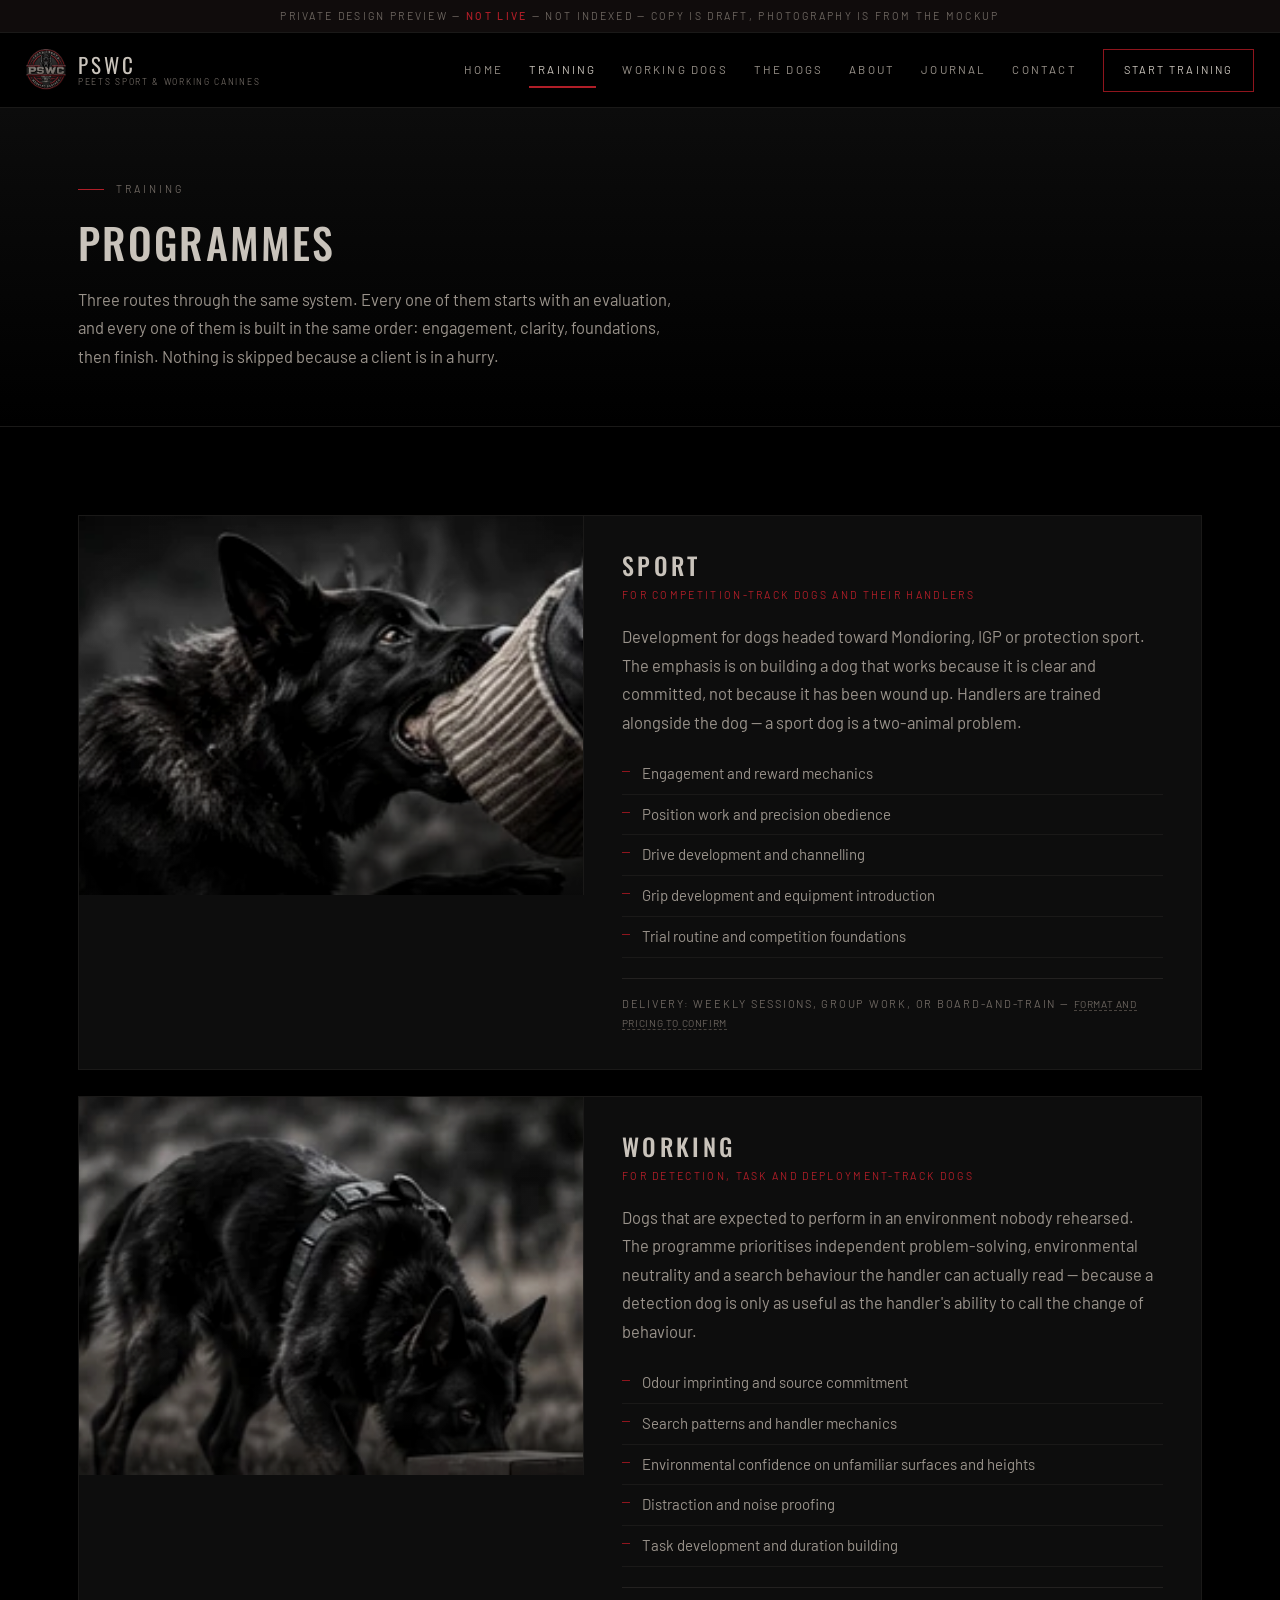
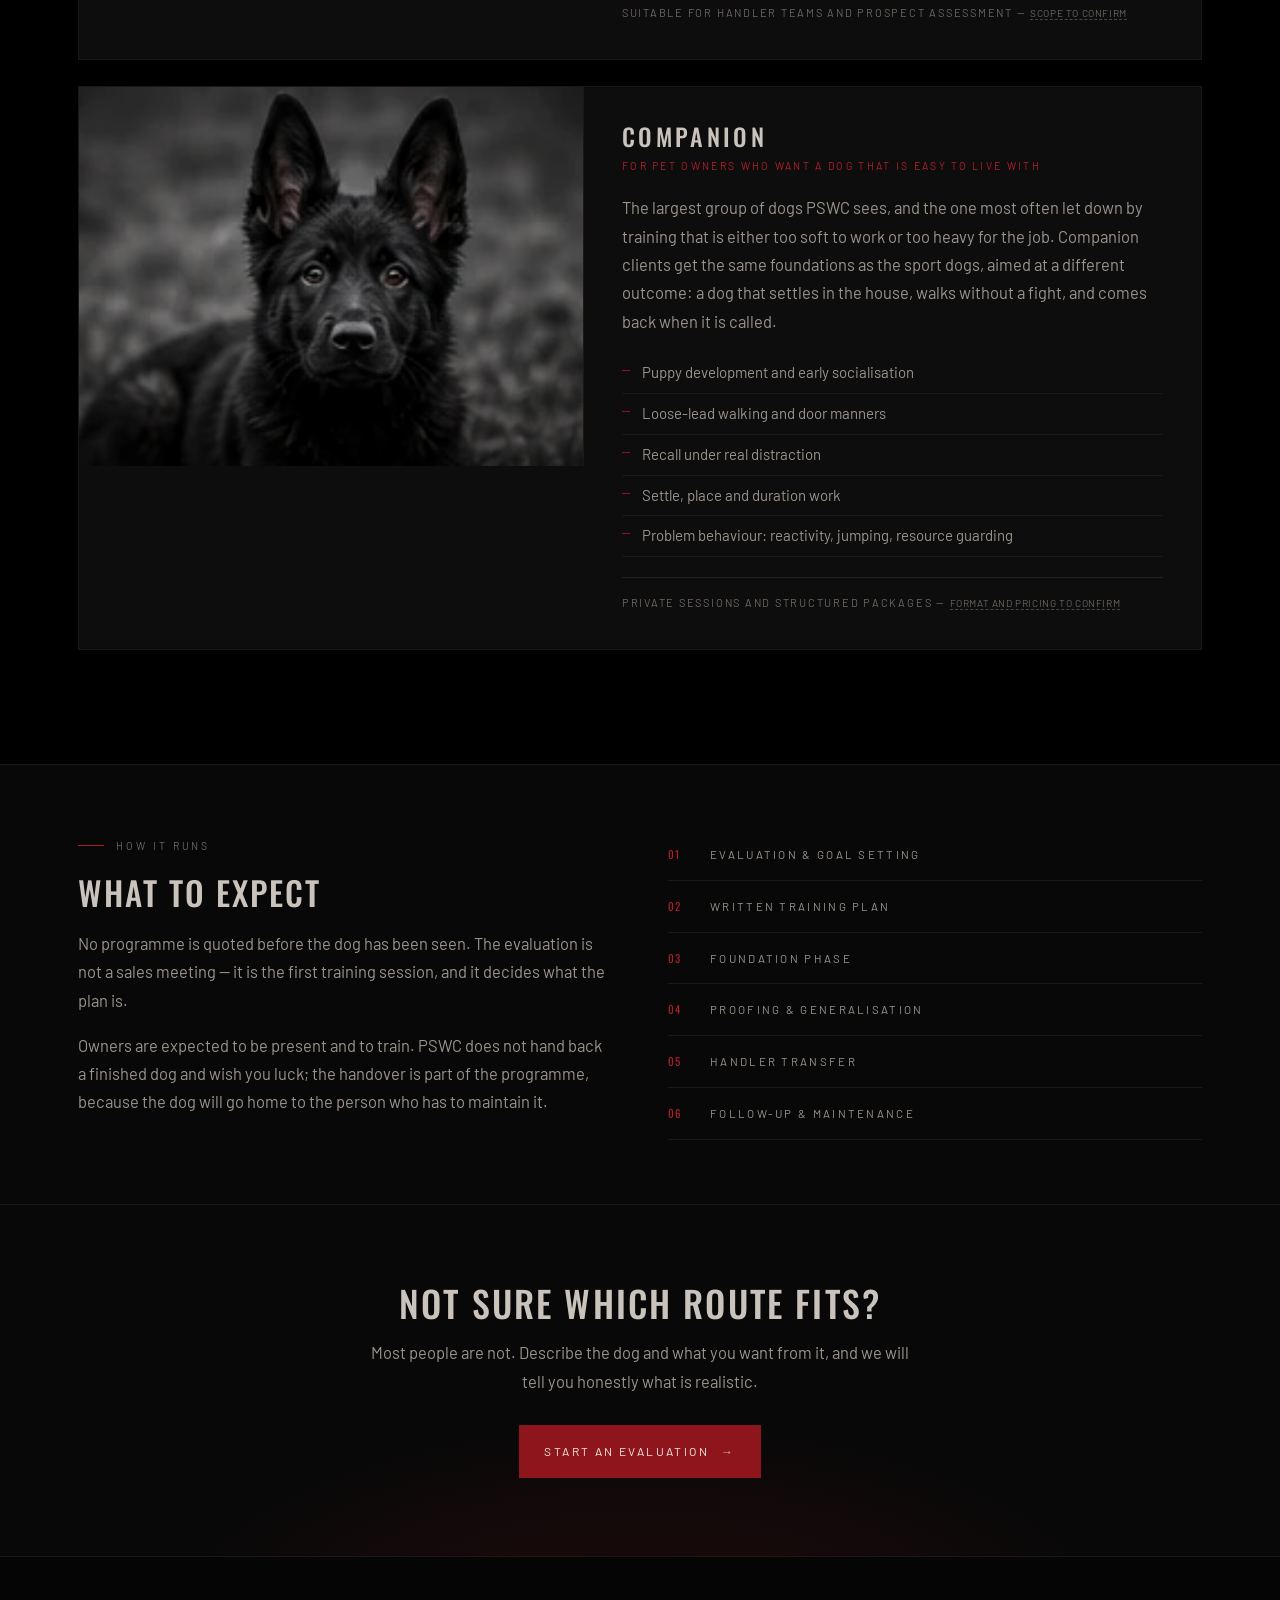
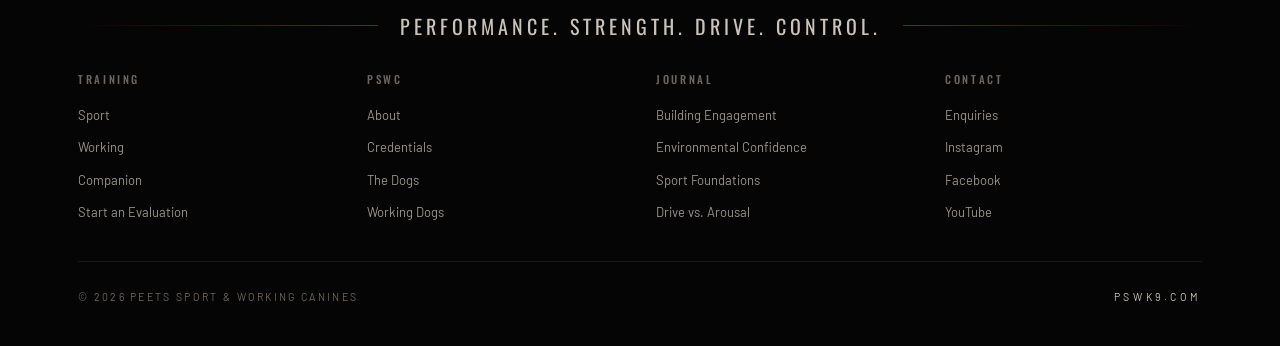
<file: pswc/training.html>
<!doctype html>
<html lang="en">
<head>
<meta charset="utf-8">
<meta name="viewport" content="width=device-width, initial-scale=1">
<title>Training | PSWC — Peets Sport &amp; Working Canines</title>
<meta name="description" content="PSWC training programmes: Sport, Working and Companion.">

<!-- ==== PRIVATE PREVIEW: keep search engines out ==================== -->
<meta name="robots" content="noindex, nofollow, noarchive, nosnippet, noimageindex, notranslate">
<meta name="googlebot" content="noindex, nofollow, noarchive, nosnippet, noimageindex">
<meta name="bingbot" content="noindex, nofollow, noarchive, nosnippet">
<meta name="slurp" content="noindex, nofollow">
<meta name="duckduckbot" content="noindex, nofollow">
<meta name="baiduspider" content="noindex, nofollow">
<meta name="yandex" content="noindex, nofollow">
<meta name="AdsBot-Google" content="noindex, nofollow">
<meta name="GPTBot" content="noindex, nofollow">
<meta name="CCBot" content="noindex, nofollow">
<meta name="ClaudeBot" content="noindex, nofollow">
<meta name="referrer" content="no-referrer">
<!-- No Open Graph / Twitter cards on purpose: nothing to unfurl in link previews. -->
<!-- ================================================================== -->

<link rel="icon" href="assets/img/favicon.png" type="image/png">
<link rel="preconnect" href="https://fonts.googleapis.com">
<link rel="preconnect" href="https://fonts.gstatic.com" crossorigin>
<link href="https://fonts.googleapis.com/css2?family=Oswald:wght@300;400;500;600&family=Barlow:wght@300;400;500;600&display=swap" rel="stylesheet">
<link rel="stylesheet" href="assets/css/site.css?v=5">
</head>
<body>

<!-- Delete this strip before the site goes live -->
<div class="preview-strip">Private design preview &mdash; <b>not live</b> &mdash; not indexed &mdash; copy is draft, photography is from the mockup</div>

<header class="nav">
  <div class="nav-inner">
    <a class="brand" href="index.html">
      <img src="assets/img/pswc-mark.png" alt="PSWC seal">
      <span class="brand-text">
        <span class="b1">PSWC</span>
        <span class="b2">Peets Sport &amp; Working Canines</span>
      </span>
    </a>
    <button class="nav-toggle" aria-expanded="false" aria-controls="navLinks">Menu</button>
    <nav class="nav-links" id="navLinks">
      <a href="index.html">Home</a>
      <a href="training.html" class="is-active">Training</a>
      <a href="working-dogs.html">Working Dogs</a>
      <a href="the-dogs.html">The Dogs</a>
      <a href="about.html">About</a>
      <a href="journal.html">Journal</a>
      <a href="contact.html">Contact</a>
      <a href="contact.html" class="nav-cta">Start Training</a>
    </nav>
  </div>
</header>

<main>

  <section class="article-head">
    <div class="wrap">
      <div class="eyebrow">Training</div>
      <h1>Programmes</h1>
      <p style="max-width:68ch;margin:18px 0 0">Three routes through the same system. Every one of them starts with an evaluation, and every one of them is built in the same order: engagement, clarity, foundations, then finish. Nothing is skipped because a client is in a hurry.</p>
    </div>
  </section>

  <section>
    <div class="wrap">

      <article class="prog" id="sport">
        <div class="shot ratio-4x3"><picture><source srcset="assets/img/card-sport.webp" type="image/webp"><img src="assets/img/card-sport.jpg" alt="Black German Shepherd gripping a training sleeve" loading="lazy" decoding="async"></picture></div>
        <div class="prog-body">
          <h3>Sport</h3>
          <div class="who">For competition-track dogs and their handlers</div>
          <p>Development for dogs headed toward Mondioring, IGP or protection sport. The emphasis is on building a dog that works because it is clear and committed, not because it has been wound up. Handlers are trained alongside the dog &mdash; a sport dog is a two-animal problem.</p>
          <ul>
            <li>Engagement and reward mechanics</li>
            <li>Position work and precision obedience</li>
            <li>Drive development and channelling</li>
            <li>Grip development and equipment introduction</li>
            <li>Trial routine and competition foundations</li>
          </ul>
          <div class="prog-note">Delivery: weekly sessions, group work, or board-and-train &mdash; <span class="tbc">format and pricing to confirm</span></div>
        </div>
      </article>

      <article class="prog" id="working">
        <div class="shot ratio-4x3"><picture><source srcset="assets/img/card-working.webp" type="image/webp"><img src="assets/img/card-working.jpg" alt="Black German Shepherd searching a container for odour" loading="lazy" decoding="async"></picture></div>
        <div class="prog-body">
          <h3>Working</h3>
          <div class="who">For detection, task and deployment-track dogs</div>
          <p>Dogs that are expected to perform in an environment nobody rehearsed. The programme prioritises independent problem-solving, environmental neutrality and a search behaviour the handler can actually read &mdash; because a detection dog is only as useful as the handler's ability to call the change of behaviour.</p>
          <ul>
            <li>Odour imprinting and source commitment</li>
            <li>Search patterns and handler mechanics</li>
            <li>Environmental confidence on unfamiliar surfaces and heights</li>
            <li>Distraction and noise proofing</li>
            <li>Task development and duration building</li>
          </ul>
          <div class="prog-note">Suitable for handler teams and prospect assessment &mdash; <span class="tbc">scope to confirm</span></div>
        </div>
      </article>

      <article class="prog" id="companion">
        <div class="shot ratio-4x3"><picture><source srcset="assets/img/card-companion.webp" type="image/webp"><img src="assets/img/card-companion.jpg" alt="Black German Shepherd lying settled" loading="lazy" decoding="async"></picture></div>
        <div class="prog-body">
          <h3>Companion</h3>
          <div class="who">For pet owners who want a dog that is easy to live with</div>
          <p>The largest group of dogs PSWC sees, and the one most often let down by training that is either too soft to work or too heavy for the job. Companion clients get the same foundations as the sport dogs, aimed at a different outcome: a dog that settles in the house, walks without a fight, and comes back when it is called.</p>
          <ul>
            <li>Puppy development and early socialisation</li>
            <li>Loose-lead walking and door manners</li>
            <li>Recall under real distraction</li>
            <li>Settle, place and duration work</li>
            <li>Problem behaviour: reactivity, jumping, resource guarding</li>
          </ul>
          <div class="prog-note">Private sessions and structured packages &mdash; <span class="tbc">format and pricing to confirm</span></div>
        </div>
      </article>

    </div>
  </section>

  <section class="tight" style="background:#080808;border-top:1px solid #1a1918">
    <div class="wrap">
      <div class="split">
        <div>
          <div class="eyebrow">How it runs</div>
          <h2>What to expect</h2>
          <p>No programme is quoted before the dog has been seen. The evaluation is not a sales meeting &mdash; it is the first training session, and it decides what the plan is.</p>
          <p>Owners are expected to be present and to train. PSWC does not hand back a finished dog and wish you luck; the handover is part of the programme, because the dog will go home to the person who has to maintain it.</p>
        </div>
        <div>
          <ul class="steps">
            <li><span class="n">01</span> Evaluation &amp; goal setting</li>
            <li><span class="n">02</span> Written training plan</li>
            <li><span class="n">03</span> Foundation phase</li>
            <li><span class="n">04</span> Proofing &amp; generalisation</li>
            <li><span class="n">05</span> Handler transfer</li>
            <li><span class="n">06</span> Follow-up &amp; maintenance</li>
          </ul>
        </div>
      </div>
    </div>
  </section>

  <div class="cta-band">
    <div class="wrap">
      <h2>Not sure which route fits?</h2>
      <p>Most people are not. Describe the dog and what you want from it, and we will tell you honestly what is realistic.</p>
      <a class="btn btn-primary" href="contact.html">Start an Evaluation <span class="arw">&rarr;</span></a>
    </div>
  </div>

</main>

  <footer class="footer">
    <div class="wrap">
      <div class="footer-rule">
        <span></span>
        <p>Performance. Strength. Drive. Control.</p>
        <span></span>
      </div>
      <div class="footer-cols">
        <div>
          <h4>Training</h4>
          <a href="training.html">Sport</a>
          <a href="training.html#working">Working</a>
          <a href="training.html#companion">Companion</a>
          <a href="contact.html">Start an Evaluation</a>
        </div>
        <div>
          <h4>PSWC</h4>
          <a href="about.html">About</a>
          <a href="about.html#credentials">Credentials</a>
          <a href="the-dogs.html">The Dogs</a>
          <a href="working-dogs.html">Working Dogs</a>
        </div>
        <div>
          <h4>Journal</h4>
          <a href="journal-engagement.html">Building Engagement</a>
          <a href="journal-environmental-confidence.html">Environmental Confidence</a>
          <a href="journal-sport-foundations.html">Sport Foundations</a>
          <a href="journal-drive-vs-arousal.html">Drive vs. Arousal</a>
        </div>
        <div>
          <h4>Contact</h4>
          <a href="contact.html">Enquiries</a>
          <a href="#" data-slot="instagram">Instagram</a>
          <a href="#" data-slot="facebook">Facebook</a>
          <a href="#" data-slot="youtube">YouTube</a>
        </div>
      </div>
      <div class="footer-base">
        <div>&copy; 2026 Peets Sport &amp; Working Canines</div>
        <div class="dom">PSWK9.COM</div>
      </div>
    </div>
  </footer>

  <script>
    document.querySelector('.nav-toggle').addEventListener('click', function () {
      var links = document.getElementById('navLinks');
      var open = links.classList.toggle('is-open');
      this.setAttribute('aria-expanded', open ? 'true' : 'false');
    });
  </script>

</body>
</html>
</file>
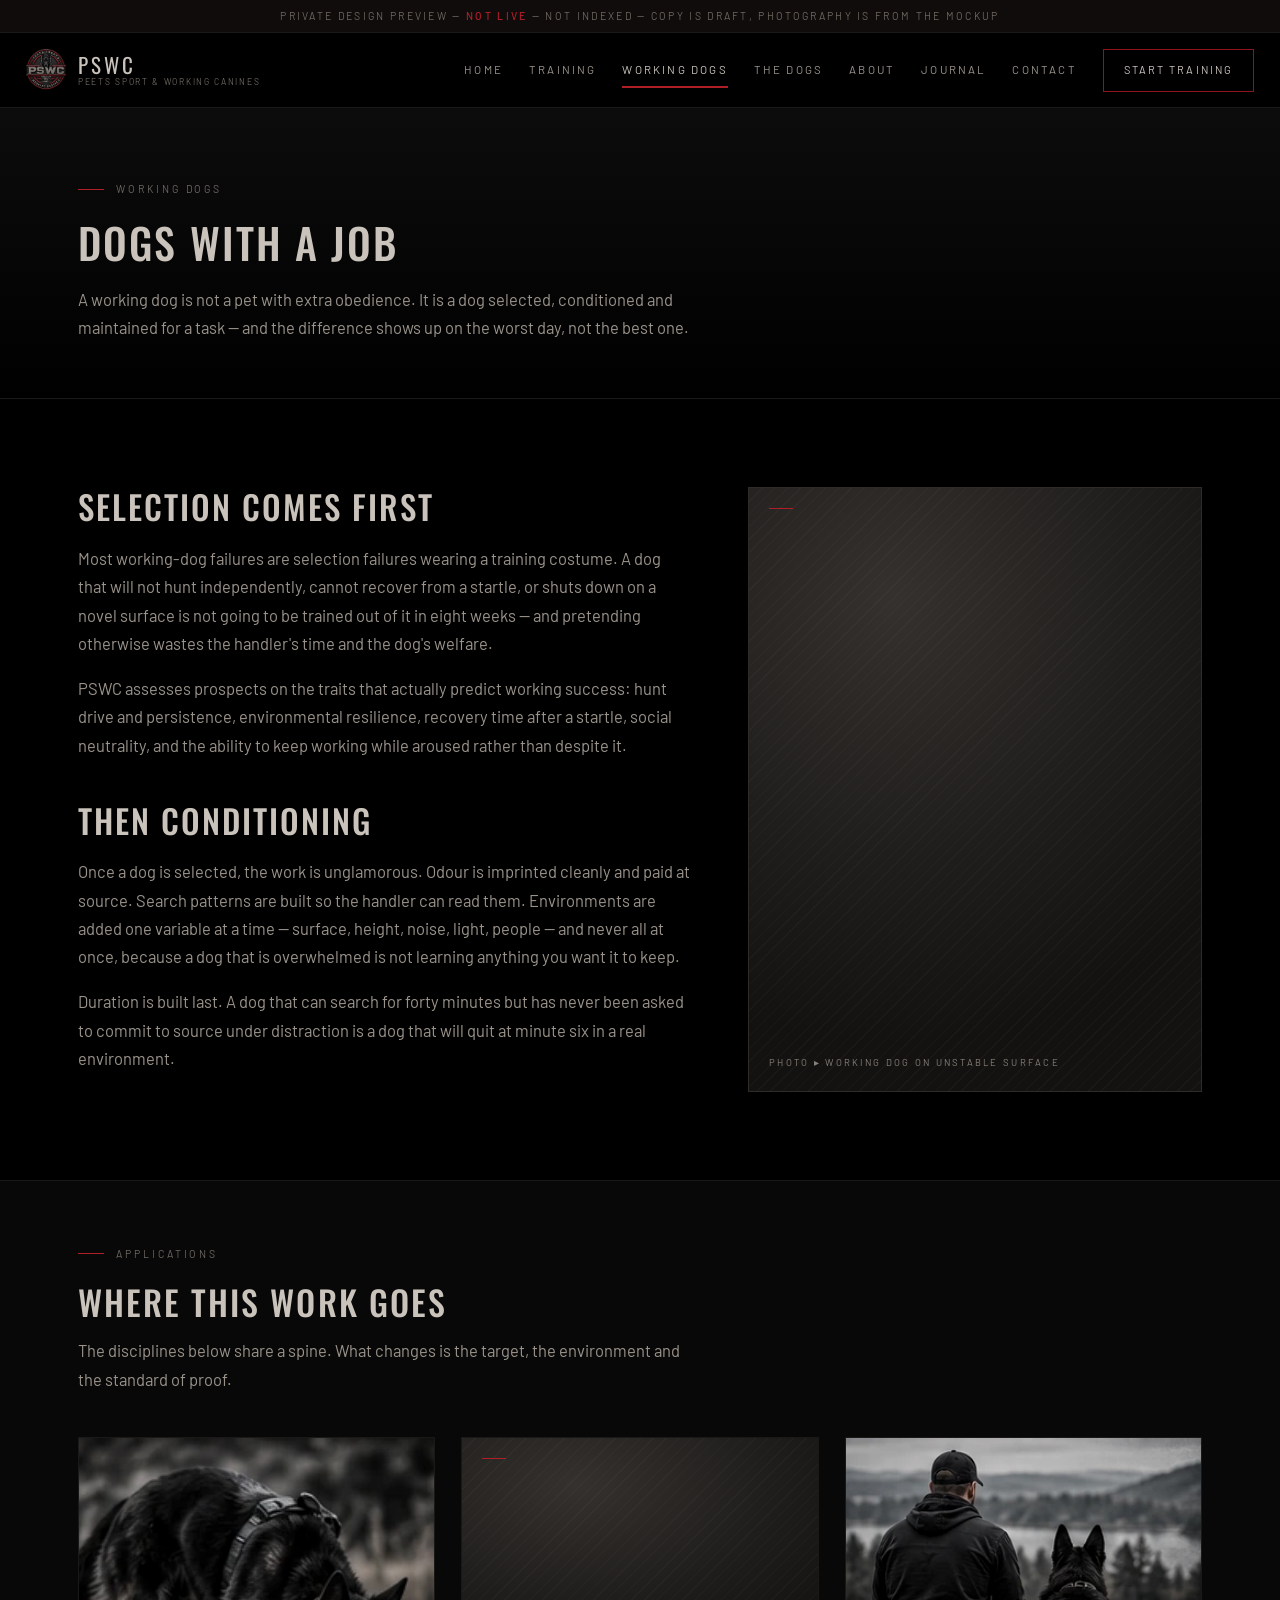
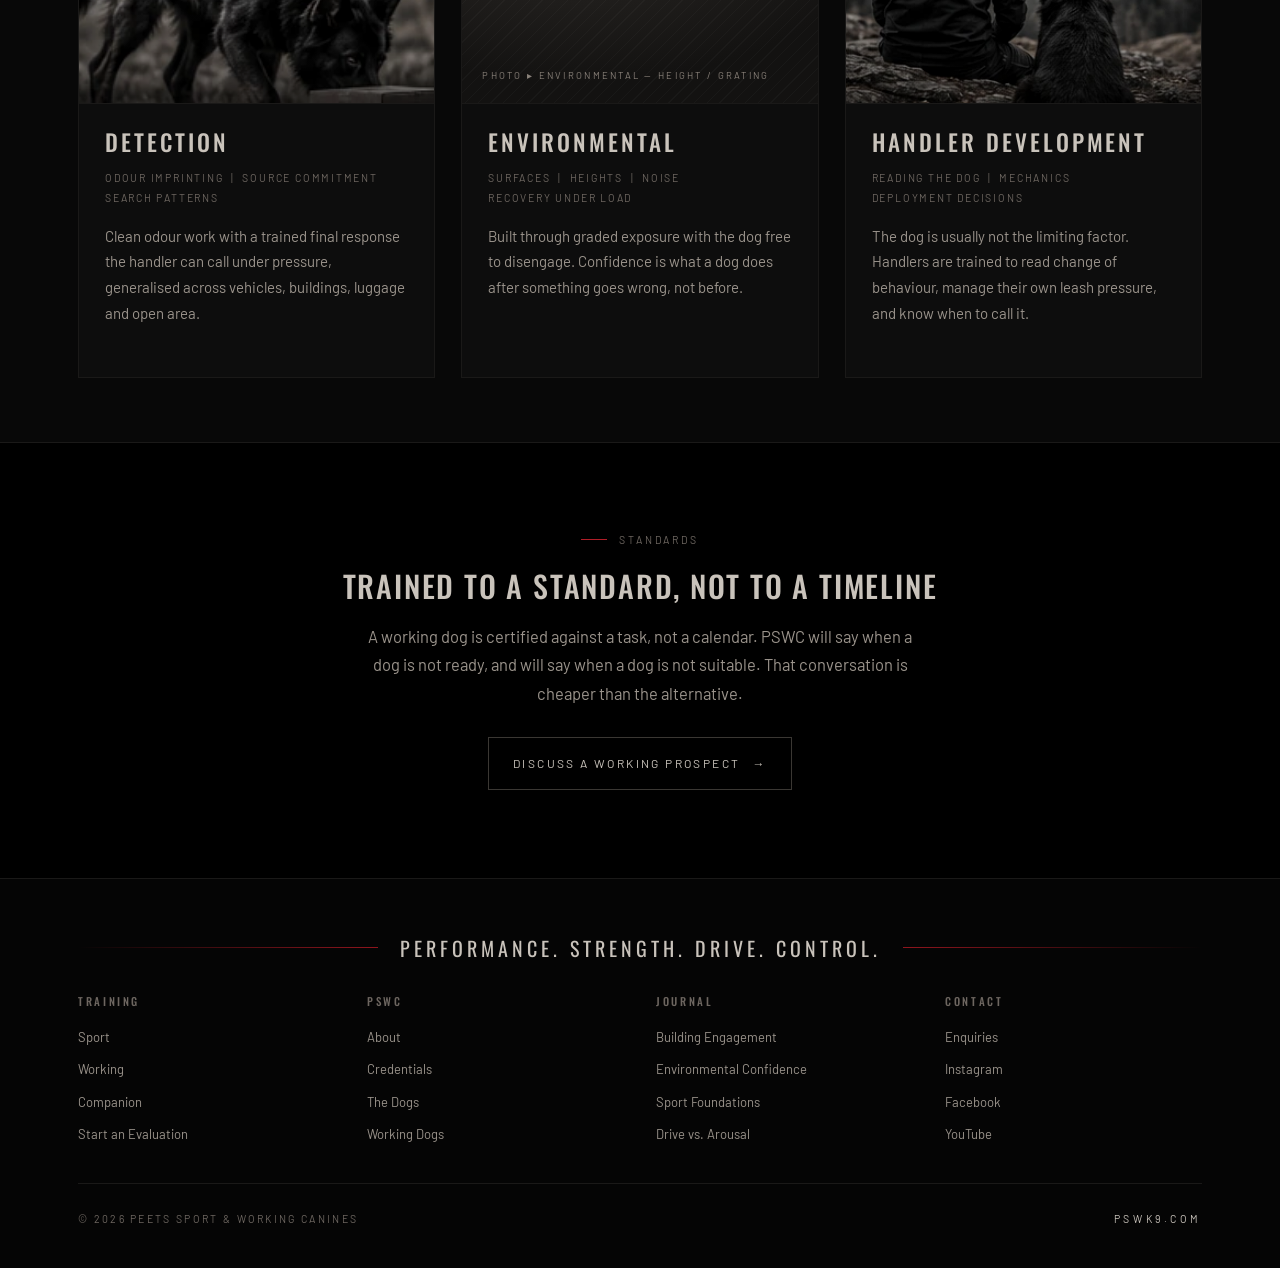
<file: pswc/working-dogs.html>
<!doctype html>
<html lang="en">
<head>
<meta charset="utf-8">
<meta name="viewport" content="width=device-width, initial-scale=1">
<title>Working Dogs | PSWC — Peets Sport &amp; Working Canines</title>
<meta name="description" content="Detection, environmental confidence and task development for working canines.">

<!-- ==== PRIVATE PREVIEW: keep search engines out ==================== -->
<meta name="robots" content="noindex, nofollow, noarchive, nosnippet, noimageindex, notranslate">
<meta name="googlebot" content="noindex, nofollow, noarchive, nosnippet, noimageindex">
<meta name="bingbot" content="noindex, nofollow, noarchive, nosnippet">
<meta name="slurp" content="noindex, nofollow">
<meta name="duckduckbot" content="noindex, nofollow">
<meta name="baiduspider" content="noindex, nofollow">
<meta name="yandex" content="noindex, nofollow">
<meta name="AdsBot-Google" content="noindex, nofollow">
<meta name="GPTBot" content="noindex, nofollow">
<meta name="CCBot" content="noindex, nofollow">
<meta name="ClaudeBot" content="noindex, nofollow">
<meta name="referrer" content="no-referrer">
<!-- No Open Graph / Twitter cards on purpose: nothing to unfurl in link previews. -->
<!-- ================================================================== -->

<link rel="icon" href="assets/img/favicon.png" type="image/png">
<link rel="preconnect" href="https://fonts.googleapis.com">
<link rel="preconnect" href="https://fonts.gstatic.com" crossorigin>
<link href="https://fonts.googleapis.com/css2?family=Oswald:wght@300;400;500;600&family=Barlow:wght@300;400;500;600&display=swap" rel="stylesheet">
<link rel="stylesheet" href="assets/css/site.css?v=5">
</head>
<body>

<!-- Delete this strip before the site goes live -->
<div class="preview-strip">Private design preview &mdash; <b>not live</b> &mdash; not indexed &mdash; copy is draft, photography is from the mockup</div>

<header class="nav">
  <div class="nav-inner">
    <a class="brand" href="index.html">
      <img src="assets/img/pswc-mark.png" alt="PSWC seal">
      <span class="brand-text">
        <span class="b1">PSWC</span>
        <span class="b2">Peets Sport &amp; Working Canines</span>
      </span>
    </a>
    <button class="nav-toggle" aria-expanded="false" aria-controls="navLinks">Menu</button>
    <nav class="nav-links" id="navLinks">
      <a href="index.html">Home</a>
      <a href="training.html">Training</a>
      <a href="working-dogs.html" class="is-active">Working Dogs</a>
      <a href="the-dogs.html">The Dogs</a>
      <a href="about.html">About</a>
      <a href="journal.html">Journal</a>
      <a href="contact.html">Contact</a>
      <a href="contact.html" class="nav-cta">Start Training</a>
    </nav>
  </div>
</header>

<main>

  <section class="article-head">
    <div class="wrap">
      <div class="eyebrow">Working Dogs</div>
      <h1>Dogs with a job</h1>
      <p style="max-width:68ch;margin:18px 0 0">A working dog is not a pet with extra obedience. It is a dog selected, conditioned and maintained for a task &mdash; and the difference shows up on the worst day, not the best one.</p>
    </div>
  </section>

  <section>
    <div class="wrap">
      <div class="split wide-left">
        <div>
          <h2>Selection comes first</h2>
          <p>Most working-dog failures are selection failures wearing a training costume. A dog that will not hunt independently, cannot recover from a startle, or shuts down on a novel surface is not going to be trained out of it in eight weeks &mdash; and pretending otherwise wastes the handler's time and the dog's welfare.</p>
          <p>PSWC assesses prospects on the traits that actually predict working success: hunt drive and persistence, environmental resilience, recovery time after a startle, social neutrality, and the ability to keep working while aroused rather than despite it.</p>
          <h2 style="margin-top:44px">Then conditioning</h2>
          <p>Once a dog is selected, the work is unglamorous. Odour is imprinted cleanly and paid at source. Search patterns are built so the handler can read them. Environments are added one variable at a time &mdash; surface, height, noise, light, people &mdash; and never all at once, because a dog that is overwhelmed is not learning anything you want it to keep.</p>
          <p>Duration is built last. A dog that can search for forty minutes but has never been asked to commit to source under distraction is a dog that will quit at minute six in a real environment.</p>
        </div>
        <div class="plate ratio-tall"><span class="slot">Photo &#9656; Working dog on unstable surface</span></div>
      </div>
    </div>
  </section>

  <section class="tight" style="background:#080808;border-top:1px solid #1a1918;border-bottom:1px solid #1a1918">
    <div class="wrap">
      <div class="section-head">
        <div class="eyebrow">Applications</div>
        <h2>Where this work goes</h2>
        <p>The disciplines below share a spine. What changes is the target, the environment and the standard of proof.</p>
      </div>
      <div class="cards">
        <div class="card">
          <div class="shot ratio-4x3"><picture><source srcset="assets/img/card-working.webp" type="image/webp"><img src="assets/img/card-working.jpg" alt="Detection dog working a search" loading="lazy" decoding="async"></picture></div>
          <div class="card-body">
            <h3>Detection</h3>
            <div class="tags">Odour imprinting &nbsp;|&nbsp; Source commitment<br>Search patterns</div>
            <p>Clean odour work with a trained final response the handler can call under pressure, generalised across vehicles, buildings, luggage and open area.</p>
          </div>
        </div>
        <div class="card">
          <div class="plate ratio-4x3"><span class="slot">Photo &#9656; Environmental &mdash; height / grating</span></div>
          <div class="card-body">
            <h3>Environmental</h3>
            <div class="tags">Surfaces &nbsp;|&nbsp; Heights &nbsp;|&nbsp; Noise<br>Recovery under load</div>
            <p>Built through graded exposure with the dog free to disengage. Confidence is what a dog does after something goes wrong, not before.</p>
          </div>
        </div>
        <div class="card">
          <div class="shot ratio-4x3"><picture><source srcset="assets/img/about-scott.webp" type="image/webp"><img src="assets/img/about-scott.jpg" alt="Handler and dog working as a team" loading="lazy" decoding="async"></picture></div>
          <div class="card-body">
            <h3>Handler Development</h3>
            <div class="tags">Reading the dog &nbsp;|&nbsp; Mechanics<br>Deployment decisions</div>
            <p>The dog is usually not the limiting factor. Handlers are trained to read change of behaviour, manage their own leash pressure, and know when to call it.</p>
          </div>
        </div>
      </div>
    </div>
  </section>

  <section>
    <div class="wrap-narrow" style="text-align:center">
      <div class="eyebrow" style="justify-content:center">Standards</div>
      <h2 style="font-size:clamp(22px,2.6vw,30px);margin-bottom:20px">Trained to a standard, not to a timeline</h2>
      <p style="max-width:62ch;margin:0 auto 30px">A working dog is certified against a task, not a calendar. PSWC will say when a dog is not ready, and will say when a dog is not suitable. That conversation is cheaper than the alternative.</p>
      <a class="btn btn-ghost" href="contact.html">Discuss a working prospect <span class="arw">&rarr;</span></a>
    </div>
  </section>

</main>

  <footer class="footer">
    <div class="wrap">
      <div class="footer-rule">
        <span></span>
        <p>Performance. Strength. Drive. Control.</p>
        <span></span>
      </div>
      <div class="footer-cols">
        <div>
          <h4>Training</h4>
          <a href="training.html">Sport</a>
          <a href="training.html#working">Working</a>
          <a href="training.html#companion">Companion</a>
          <a href="contact.html">Start an Evaluation</a>
        </div>
        <div>
          <h4>PSWC</h4>
          <a href="about.html">About</a>
          <a href="about.html#credentials">Credentials</a>
          <a href="the-dogs.html">The Dogs</a>
          <a href="working-dogs.html">Working Dogs</a>
        </div>
        <div>
          <h4>Journal</h4>
          <a href="journal-engagement.html">Building Engagement</a>
          <a href="journal-environmental-confidence.html">Environmental Confidence</a>
          <a href="journal-sport-foundations.html">Sport Foundations</a>
          <a href="journal-drive-vs-arousal.html">Drive vs. Arousal</a>
        </div>
        <div>
          <h4>Contact</h4>
          <a href="contact.html">Enquiries</a>
          <a href="#" data-slot="instagram">Instagram</a>
          <a href="#" data-slot="facebook">Facebook</a>
          <a href="#" data-slot="youtube">YouTube</a>
        </div>
      </div>
      <div class="footer-base">
        <div>&copy; 2026 Peets Sport &amp; Working Canines</div>
        <div class="dom">PSWK9.COM</div>
      </div>
    </div>
  </footer>

  <script>
    document.querySelector('.nav-toggle').addEventListener('click', function () {
      var links = document.getElementById('navLinks');
      var open = links.classList.toggle('is-open');
      this.setAttribute('aria-expanded', open ? 'true' : 'false');
    });
  </script>

</body>
</html>
</file>
<file: pswc/assets/css/site.css>
/* ==========================================================================
   PSWC — Peets Sport & Working Canines
   Private design preview. Palette sampled from the PSWC seal:
   black / stone-gray / oxblood.
   ========================================================================== */

:root{
  --black:#000000;
  --ink:#080808;
  --panel:#0d0d0d;
  --panel-2:#131313;
  --line:#232120;
  --line-soft:#1a1918;

  --stone:#c9c3bb;        /* headings */
  --stone-mid:#9a938b;    /* body */
  --stone-dim:#6d6660;    /* meta */

  --ox:#8f151d;           /* oxblood — used sparingly */
  --ox-bright:#b01e28;
  --ox-glow:rgba(143,21,29,.45);

  --measure:68ch;
  --wrap:1180px;
  --nav-h:74px;

  --f-display:'Oswald','Barlow Condensed','Arial Narrow',sans-serif;
  --f-body:'Barlow','Helvetica Neue',Arial,sans-serif;
}

*{box-sizing:border-box}
html{-webkit-text-size-adjust:100%;scroll-behavior:smooth}
body{
  margin:0;
  background:var(--black);
  color:var(--stone-mid);
  font-family:var(--f-body);
  font-size:16.5px;
  line-height:1.72;
  -webkit-font-smoothing:antialiased;
}
img{max-width:100%;display:block}
a{color:inherit}

h1,h2,h3,h4,.display{
  font-family:var(--f-display);
  font-weight:500;
  color:var(--stone);
  text-transform:uppercase;
  letter-spacing:.06em;
  line-height:1.1;
  margin:0;
}

.wrap{max-width:var(--wrap);margin:0 auto;padding:0 28px}
.wrap-narrow{max-width:760px;margin:0 auto;padding:0 28px}

/* ---------- preview strip (delete this block + the markup to go live) ---- */
.preview-strip{
  background:#100c0c;
  border-bottom:1px solid var(--line-soft);
  color:var(--stone-dim);
  font-size:10.5px;
  letter-spacing:.22em;
  text-transform:uppercase;
  text-align:center;
  padding:7px 16px;
}
.preview-strip b{color:var(--ox-bright);font-weight:500}

/* ---------- nav ---------------------------------------------------------- */
.nav{
  position:sticky;top:0;z-index:60;
  background:rgba(0,0,0,.92);
  backdrop-filter:blur(9px);
  border-bottom:1px solid var(--line-soft);
}
.nav-inner{
  max-width:1320px;margin:0 auto;padding:0 26px;
  height:var(--nav-h);
  display:flex;align-items:center;gap:34px;
}
.brand{display:flex;align-items:center;gap:12px;text-decoration:none;flex:0 0 auto}
.brand img{width:40px;height:auto}
.brand-text{line-height:1}
.brand-text .b1{
  font-family:var(--f-display);font-size:21px;letter-spacing:.14em;
  color:var(--stone);display:block;
}
.brand-text .b2{
  font-family:var(--f-body);font-size:8.5px;letter-spacing:.2em;
  color:var(--stone-dim);text-transform:uppercase;display:block;margin-top:3px;
}
.nav-links{display:flex;align-items:center;gap:26px;margin-left:auto}
.nav-links a{
  font-family:var(--f-body);
  font-size:11.5px;letter-spacing:.19em;text-transform:uppercase;
  color:var(--stone-mid);text-decoration:none;
  padding:6px 0;position:relative;white-space:nowrap;
  transition:color .18s ease;
}
.nav-links a:hover{color:var(--stone)}
.nav-links a::after{
  content:"";position:absolute;left:0;right:0;bottom:-2px;height:2px;
  background:var(--ox-bright);transform:scaleX(0);transform-origin:left;
  transition:transform .22s ease;
}
.nav-links a:hover::after,.nav-links a.is-active::after{transform:scaleX(1)}
.nav-links a.is-active{color:var(--stone)}

.nav-cta{
  border:1px solid var(--ox);
  color:var(--stone)!important;
  padding:11px 20px!important;
  font-size:11px!important;letter-spacing:.2em;
  transition:background .2s ease,border-color .2s ease;
}
.nav-cta::after{display:none}
.nav-cta:hover{background:var(--ox);border-color:var(--ox-bright)}

.nav-toggle{
  display:none;margin-left:auto;background:none;border:1px solid var(--line);
  color:var(--stone);font-family:var(--f-body);font-size:11px;letter-spacing:.2em;
  text-transform:uppercase;padding:9px 14px;cursor:pointer;
}

/* ---------- buttons ------------------------------------------------------ */
.btn{
  display:inline-flex;align-items:center;gap:12px;
  font-family:var(--f-body);font-size:12px;letter-spacing:.2em;text-transform:uppercase;
  text-decoration:none;padding:15px 24px;border:1px solid transparent;
  transition:background .2s ease,border-color .2s ease,color .2s ease,gap .2s ease;
}
.btn .arw{color:var(--stone);transition:transform .2s ease}
.btn:hover .arw{transform:translateX(4px)}
.btn-primary{background:var(--ox);color:#efe9e2;border-color:var(--ox)}
.btn-primary:hover{background:var(--ox-bright);border-color:var(--ox-bright)}
.btn-ghost{border-color:#3a3733;color:var(--stone)}
.btn-ghost:hover{border-color:var(--stone-dim);background:rgba(255,255,255,.03)}

.link-more{
  display:inline-flex;align-items:center;gap:10px;
  font-size:11.5px;letter-spacing:.2em;text-transform:uppercase;
  color:var(--stone);text-decoration:none;
}
.link-more .arw{color:var(--ox-bright);transition:transform .2s ease}
.link-more:hover .arw{transform:translateX(5px)}

/* ---------- eyebrow ------------------------------------------------------ */
.eyebrow{
  display:flex;align-items:center;gap:12px;
  font-size:10.5px;letter-spacing:.28em;text-transform:uppercase;
  color:var(--stone-dim);margin-bottom:20px;
}
.eyebrow::before{content:"";width:26px;height:1px;background:var(--ox-bright);flex:0 0 auto}

/* ---------- hero --------------------------------------------------------- */
.hero{
  position:relative;overflow:hidden;
  border-bottom:1px solid var(--line-soft);
  background:
    radial-gradient(1100px 620px at 22% 38%, #1b1a19 0%, rgba(10,10,10,0) 62%),
    radial-gradient(760px 520px at 88% 78%, rgba(143,21,29,.14) 0%, rgba(0,0,0,0) 65%),
    linear-gradient(180deg,#0b0b0b 0%, #000 100%);
}
.hero::after{ /* fine grain so the flat black doesn't band */
  content:"";position:absolute;inset:0;pointer-events:none;opacity:.5;z-index:1;
  background-image:radial-gradient(rgba(255,255,255,.035) 1px, transparent 1px);
  background-size:3px 3px;
}
/* full-bleed hero photograph, as in the mockup */
.hero.has-photo{
  background-image:url("../img/hero-dog.jpg");
  background-size:cover;
  background-position:center right;
  background-repeat:no-repeat;
}
.hero.has-photo .hero-scrim{
  position:absolute;inset:0;z-index:1;pointer-events:none;
  background:
    linear-gradient(90deg,
      rgba(0,0,0,.97) 0%, rgba(0,0,0,.90) 24%, rgba(0,0,0,.60) 40%,
      rgba(0,0,0,.18) 54%, rgba(0,0,0,.22) 66%, rgba(0,0,0,.64) 77%,
      rgba(0,0,0,.86) 90%, rgba(0,0,0,.92) 100%),
    linear-gradient(180deg, rgba(0,0,0,.62) 0%, rgba(0,0,0,0) 26%, rgba(0,0,0,0) 62%, rgba(0,0,0,.86) 100%);
}
.hero-inner{
  position:relative;z-index:2;
  max-width:1320px;margin:0 auto;padding:86px 26px 78px;
  display:grid;grid-template-columns:minmax(0,1.2fr) minmax(0,.8fr);
  gap:56px;align-items:center;
  min-height:min(78vh,720px);
}
.hero-logo{width:min(420px,84%);margin:0 0 32px;filter:drop-shadow(0 22px 44px rgba(0,0,0,.85))}
.hero h1{
  font-size:clamp(30px,3.6vw,46px);letter-spacing:.09em;color:#ddd7cf;
  margin-bottom:14px;
}
.hero .sub{
  font-size:11.5px;letter-spacing:.34em;text-transform:uppercase;
  color:var(--stone-dim);margin-bottom:34px;
}
.hero .sub span{color:var(--ox-bright);margin:0 8px}
.hero-actions{display:flex;flex-wrap:wrap;gap:14px}

.hero-side{border-left:1px solid var(--line);padding-left:40px}
.hero-side .pillars{
  font-family:var(--f-display);font-size:clamp(20px,2.1vw,27px);
  letter-spacing:.14em;color:var(--stone);line-height:1.6;
  text-transform:uppercase;
}
.hero-side .pillars span{display:block}
.hero-side .kicker{
  margin-top:34px;padding-top:22px;border-top:1px solid var(--line);
  font-size:10.5px;letter-spacing:.26em;text-transform:uppercase;color:var(--stone-dim);
  line-height:2.1;
}

/* ---------- statement band ---------------------------------------------- */
.band{
  border-bottom:1px solid var(--line-soft);
  background:var(--ink);
  padding:52px 0;text-align:center;
}
.band p{
  margin:0 auto;max-width:900px;
  font-family:var(--f-display);font-size:clamp(15px,1.85vw,22px);
  letter-spacing:.15em;text-transform:uppercase;color:var(--stone);line-height:1.6;
}

/* ---------- sections ----------------------------------------------------- */
section{padding:88px 0}
section.tight{padding:64px 0}
.section-head{margin-bottom:44px;max-width:720px}
.section-head h2{font-size:clamp(24px,2.7vw,34px);margin-bottom:16px}
.section-head p{margin:0;max-width:var(--measure)}

/* ---------- photo plate (placeholder for Scott's own photography) -------- */
.plate{
  position:relative;
  background:
    radial-gradient(120% 95% at 32% 18%, #34312e 0%, #201e1c 45%, #131211 78%),
    linear-gradient(160deg,#26241f 0%,#0d0d0c 100%);
  border:1px solid #2e2b28;
  display:flex;align-items:flex-end;justify-content:flex-start;
  overflow:hidden;
}
.plate::before{ /* faint diagonal hatch so an empty slot reads as deliberate */
  content:"";position:absolute;inset:0;
  background-image:repeating-linear-gradient(
    135deg, rgba(255,255,255,.028) 0 1px, transparent 1px 9px);
}
.plate::after{
  content:"";position:absolute;left:20px;top:20px;width:24px;height:1px;background:var(--ox-bright);
}
.plate .slot{
  position:relative;z-index:2;padding:20px;
  font-size:9.5px;letter-spacing:.24em;text-transform:uppercase;color:#8a827a;
}
.ratio-4x3{aspect-ratio:4/3}
.ratio-3x2{aspect-ratio:3/2}
.ratio-1x1{aspect-ratio:1/1}
.ratio-tall{aspect-ratio:3/4}
.ratio-wide{aspect-ratio:16/7}

/* ---------- shot: a real photograph in an aspect-locked frame ----------- */
.shot{
  position:relative;overflow:hidden;
  border:1px solid var(--line);background:#0b0b0b;
}
.shot picture{display:block;width:100%;height:100%}
.shot img{
  width:100%;height:100%;object-fit:cover;display:block;
  filter:saturate(.9) contrast(1.03);
}
.shot::after{ /* keeps the photos sitting in the same tonal world as the page */
  content:"";position:absolute;inset:0;pointer-events:none;
  background:linear-gradient(180deg,rgba(0,0,0,.12) 0%,rgba(0,0,0,0) 38%,rgba(0,0,0,.42) 100%);
}
.card .shot{border:0;border-bottom:1px solid var(--line-soft)}
.prog .shot{border:0;border-right:1px solid var(--line-soft)}

/* ---------- three cards -------------------------------------------------- */
.cards{display:grid;grid-template-columns:repeat(3,1fr);gap:26px}
.card{
  background:var(--panel);border:1px solid var(--line-soft);
  display:flex;flex-direction:column;
  text-decoration:none;
  transition:border-color .25s ease,transform .25s ease,background .25s ease;
}
.card:hover{border-color:#3a3330;transform:translateY(-4px);background:var(--panel-2)}
.card .plate{border:0;border-bottom:1px solid var(--line-soft)}
.card-body{padding:26px 26px 28px;display:flex;flex-direction:column;flex:1}
.card-body h3{font-size:23px;letter-spacing:.13em;margin-bottom:12px}
.card-body .tags{
  font-size:10.5px;letter-spacing:.17em;text-transform:uppercase;
  color:var(--stone-dim);line-height:1.9;margin-bottom:16px;
}
.card-body p{margin:0 0 22px;font-size:15px}
.card-body .link-more{margin-top:auto}

/* ---------- split -------------------------------------------------------- */
.split{display:grid;grid-template-columns:minmax(0,1fr) minmax(0,1fr);gap:56px;align-items:center}
.split.wide-left{grid-template-columns:minmax(0,1.15fr) minmax(0,.85fr)}
.split h2{font-size:clamp(24px,2.6vw,33px);margin-bottom:18px}

/* ---------- dog feature -------------------------------------------------- */
.dog-name{font-size:clamp(38px,5vw,60px);letter-spacing:.14em;margin-bottom:6px}
.dog-kennel{
  font-family:var(--f-display);font-size:clamp(17px,2vw,23px);
  letter-spacing:.2em;color:var(--stone-dim);text-transform:uppercase;margin-bottom:20px;
}
.pedigree{
  font-size:11px;letter-spacing:.16em;text-transform:uppercase;
  color:var(--stone-dim);line-height:2;margin-bottom:24px;
  border-left:1px solid var(--line);padding-left:16px;
}
.pedigree .x{color:var(--ox-bright);margin-right:6px}

/* ---------- progression list -------------------------------------------- */
.steps{list-style:none;margin:0;padding:0}
.steps li{
  border-bottom:1px solid var(--line-soft);
  padding:16px 0 15px;
  display:flex;align-items:baseline;gap:16px;
  font-size:11.5px;letter-spacing:.2em;text-transform:uppercase;color:var(--stone-mid);
}
.steps li .n{
  font-family:var(--f-display);font-size:11px;color:var(--ox-bright);
  letter-spacing:.1em;flex:0 0 26px;
}
.steps li.is-current{color:var(--stone)}
.steps li.is-current .n{color:var(--stone)}
.steps li.is-future{color:#4e4842}

/* ---------- stage blocks (The Dogs) ------------------------------------- */
.stage{
  display:grid;grid-template-columns:190px minmax(0,1fr);gap:36px;
  padding:34px 0;border-top:1px solid var(--line-soft);
}
.stage:last-child{border-bottom:1px solid var(--line-soft)}
.stage .stage-meta .num{
  font-family:var(--f-display);font-size:36px;color:#26221f;letter-spacing:.05em;display:block;
}
.stage .stage-meta .when{
  font-size:10.5px;letter-spacing:.22em;text-transform:uppercase;color:var(--stone-dim);
  margin-top:6px;display:block;
}
.stage h3{font-size:20px;letter-spacing:.13em;margin-bottom:12px}
.stage p{margin:0 0 12px;max-width:var(--measure)}
.stage p:last-child{margin-bottom:0}
.stage .status{
  display:inline-block;margin-top:8px;
  font-size:9.5px;letter-spacing:.22em;text-transform:uppercase;
  color:var(--ox-bright);border:1px solid rgba(143,21,29,.5);padding:5px 10px;
}
.stage .status.done{color:var(--stone-dim);border-color:var(--line)}

/* ---------- credential logo plate --------------------------------------- */
.cred-logo{
  margin:-32px -34px 26px;
  background:#f2efeb;
  border-bottom:1px solid var(--line-soft);
  display:flex;align-items:center;justify-content:center;
  padding:26px 30px;min-height:132px;
}
.cred-logo img{max-height:78px;width:auto;object-fit:contain}

/* ---------- feature list with rules ------------------------------------- */
.rules{list-style:none;margin:0;padding:0}
.rules li{
  border-bottom:1px solid var(--line-soft);padding:15px 0;
  font-size:11.5px;letter-spacing:.19em;text-transform:uppercase;color:var(--stone-mid);
}
.rules li:first-child{border-top:1px solid var(--line-soft)}
.rules-cols{columns:2;column-gap:44px;margin-top:14px}
.rules-cols li{break-inside:avoid}
.rules-cols li:first-child{border-top:0}

/* ---------- programme blocks -------------------------------------------- */
.prog{
  border:1px solid var(--line-soft);background:var(--panel);
  padding:0;margin-bottom:26px;
  display:grid;grid-template-columns:minmax(0,.9fr) minmax(0,1.1fr);
}
.prog .plate{border:0;border-right:1px solid var(--line-soft)}
.prog-body{padding:36px 38px}
.prog-body h3{font-size:24px;letter-spacing:.14em;margin-bottom:8px}
.prog-body .who{
  font-size:10.5px;letter-spacing:.22em;text-transform:uppercase;
  color:var(--ox-bright);margin-bottom:18px;
}
.prog-body p{margin:0 0 18px}
.prog-body ul{margin:0 0 20px;padding:0;list-style:none}
.prog-body ul li{
  padding:7px 0 7px 20px;position:relative;font-size:15px;
  border-bottom:1px solid var(--line-soft);
}
.prog-body ul li::before{
  content:"";position:absolute;left:0;top:17px;width:8px;height:1px;background:var(--ox);
}
.prog-note{
  font-size:11px;letter-spacing:.16em;text-transform:uppercase;color:var(--stone-dim);
  border-top:1px solid var(--line);padding-top:16px;
}

/* ---------- journal ------------------------------------------------------ */
.posts{display:grid;grid-template-columns:repeat(2,1fr);gap:26px}
.post{
  background:var(--panel);border:1px solid var(--line-soft);
  padding:32px 34px 34px;text-decoration:none;display:flex;flex-direction:column;
  transition:border-color .25s ease,transform .25s ease,background .25s ease;
}
.post:hover{border-color:#3a3330;transform:translateY(-4px);background:var(--panel-2)}
.post .meta{
  font-size:10px;letter-spacing:.24em;text-transform:uppercase;
  color:var(--stone-dim);margin-bottom:16px;
}
.post .meta em{font-style:normal;color:var(--ox-bright)}
.post h3{font-size:21px;letter-spacing:.09em;line-height:1.28;margin-bottom:14px}
.post p{margin:0 0 24px;font-size:15px}
.post .link-more{margin-top:auto}

/* ---------- article ------------------------------------------------------ */
.article-head{
  border-bottom:1px solid var(--line-soft);
  background:linear-gradient(180deg,#0c0c0c,#000);
  padding:72px 0 56px;
}
.article-head h1{font-size:clamp(28px,3.4vw,42px);letter-spacing:.05em;line-height:1.16;margin-bottom:18px}
.article-head .meta{
  font-size:10.5px;letter-spacing:.24em;text-transform:uppercase;color:var(--stone-dim);
}
.article-head .meta em{font-style:normal;color:var(--ox-bright)}
.prose{padding:64px 0 80px}
.prose p,.prose ul,.prose ol{max-width:var(--measure)}
.prose p{margin:0 0 22px}
.prose h2{font-size:22px;letter-spacing:.12em;margin:44px 0 16px}
.prose h3{font-size:16px;letter-spacing:.14em;margin:32px 0 12px;color:var(--stone-mid)}
.prose ul,.prose ol{margin:0 0 24px;padding-left:20px}
.prose li{margin-bottom:9px}
.prose blockquote{
  margin:32px 0;padding:4px 0 4px 24px;border-left:2px solid var(--ox);
  font-family:var(--f-display);font-size:19px;letter-spacing:.06em;
  text-transform:uppercase;color:var(--stone);line-height:1.5;max-width:var(--measure);
}
.prose strong{color:var(--stone);font-weight:500}
.prose hr{border:0;border-top:1px solid var(--line-soft);margin:44px 0}
.article-nav{
  border-top:1px solid var(--line-soft);padding-top:28px;margin-top:8px;
  display:flex;justify-content:space-between;gap:20px;flex-wrap:wrap;
}

/* ---------- contact ------------------------------------------------------ */
.form{display:grid;gap:20px;max-width:640px}
.field label{
  display:block;font-size:10.5px;letter-spacing:.22em;text-transform:uppercase;
  color:var(--stone-dim);margin-bottom:9px;
}
.field input,.field select,.field textarea{
  width:100%;background:#0b0b0b;border:1px solid var(--line);color:var(--stone);
  font-family:var(--f-body);font-size:15px;padding:13px 14px;
}
.field input:focus,.field select:focus,.field textarea:focus{
  outline:none;border-color:var(--ox);box-shadow:0 0 0 1px var(--ox-glow);
}
.field textarea{min-height:150px;resize:vertical}
.form-note{
  font-size:10.5px;letter-spacing:.18em;text-transform:uppercase;
  color:var(--stone-dim);border-left:1px solid var(--ox);padding-left:14px;line-height:1.9;
}
.contact-facts{list-style:none;margin:0;padding:0}
.contact-facts li{border-bottom:1px solid var(--line-soft);padding:18px 0}
.contact-facts .k{
  display:block;font-size:10px;letter-spacing:.24em;text-transform:uppercase;
  color:var(--stone-dim);margin-bottom:6px;
}
.contact-facts .v{color:var(--stone);font-size:15px}

/* placeholder token — anything Scott still needs to supply */
.tbc{
  color:#6d6660;border-bottom:1px dashed #4a443f;
  font-size:.92em;letter-spacing:.06em;
}

/* ---------- cta band ----------------------------------------------------- */
.cta-band{
  border-top:1px solid var(--line-soft);
  background:
    radial-gradient(700px 300px at 50% 120%, rgba(143,21,29,.18), rgba(0,0,0,0) 70%),
    var(--ink);
  padding:78px 0;text-align:center;
}
.cta-band h2{font-size:clamp(24px,3vw,36px);margin-bottom:16px}
.cta-band p{max-width:560px;margin:0 auto 30px}

/* ---------- footer ------------------------------------------------------- */
.footer{border-top:1px solid var(--line-soft);background:#050505;padding:52px 0 40px}
.footer-rule{display:flex;align-items:center;gap:22px;margin-bottom:30px}
.footer-rule span{height:1px;background:linear-gradient(90deg,rgba(143,21,29,0),var(--ox));flex:1}
.footer-rule span:last-child{background:linear-gradient(90deg,var(--ox),rgba(143,21,29,0))}
.footer-rule p{
  margin:0;font-family:var(--f-display);font-size:clamp(14px,1.7vw,20px);
  letter-spacing:.2em;color:var(--stone);text-transform:uppercase;white-space:nowrap;
}
.footer-cols{
  display:grid;grid-template-columns:repeat(4,1fr);gap:32px;
  padding-bottom:32px;border-bottom:1px solid var(--line-soft);
}
.footer-cols h4{font-size:11px;letter-spacing:.24em;color:var(--stone-dim);margin-bottom:14px}
.footer-cols a{
  display:block;text-decoration:none;color:var(--stone-mid);
  font-size:13px;padding:5px 0;transition:color .18s ease;
}
.footer-cols a:hover{color:var(--stone)}
.footer-base{
  padding-top:26px;display:flex;justify-content:space-between;gap:20px;flex-wrap:wrap;
  font-size:10.5px;letter-spacing:.22em;text-transform:uppercase;color:var(--stone-dim);
}
.footer-base .dom{color:var(--stone);letter-spacing:.34em}

/* ---------- responsive --------------------------------------------------- */
@media (max-width:1040px){
  .nav-links{
    display:none;position:absolute;top:var(--nav-h);left:0;right:0;
    background:#050505;border-bottom:1px solid var(--line);
    flex-direction:column;align-items:stretch;gap:0;padding:10px 26px 22px;
  }
  .nav-links.is-open{display:flex}
  .nav-links a{padding:14px 0;border-bottom:1px solid var(--line-soft)}
  .nav-links a::after{display:none}
  .nav-cta{margin-top:16px;text-align:center;justify-content:center;border-bottom:0!important}
  .nav-toggle{display:block}
  .hero-inner{grid-template-columns:1fr;gap:36px;padding:64px 26px 60px;min-height:0}
  .hero.has-photo{
    background-image:url("../img/hero-dog-mobile.jpg");
    background-position:center top;
  }
  .hero.has-photo .hero-scrim{
    background:
      linear-gradient(180deg, rgba(0,0,0,.62) 0%, rgba(0,0,0,.34) 22%,
        rgba(0,0,0,.72) 58%, rgba(0,0,0,.94) 82%, #000 100%);
  }
  .cred-logo{margin:-28px -24px 22px;min-height:112px;padding:22px}
  .hero-side{border-left:0;border-top:1px solid var(--line);padding-left:0;padding-top:32px}
  .cards{grid-template-columns:1fr;gap:20px}
  .split,.split.wide-left{grid-template-columns:1fr;gap:36px}
  .prog{grid-template-columns:1fr}
  .prog .plate{border-right:0;border-bottom:1px solid var(--line-soft)}
  .posts{grid-template-columns:1fr}
  .stage{grid-template-columns:1fr;gap:14px}
  .footer-cols{grid-template-columns:repeat(2,1fr)}
  .rules-cols{columns:1}
}
@media (max-width:560px){
  section{padding:60px 0}
  .wrap,.wrap-narrow{padding:0 20px}
  .hero-logo{width:82%}
  .footer-rule span{display:none}
  .footer-rule p{white-space:normal;text-align:center}
  .footer-rule{justify-content:center}
  .prog-body{padding:28px 24px}
  .btn{width:100%;justify-content:center}
}
@media (prefers-reduced-motion:reduce){
  *{transition:none!important;scroll-behavior:auto!important}
}
</file>
